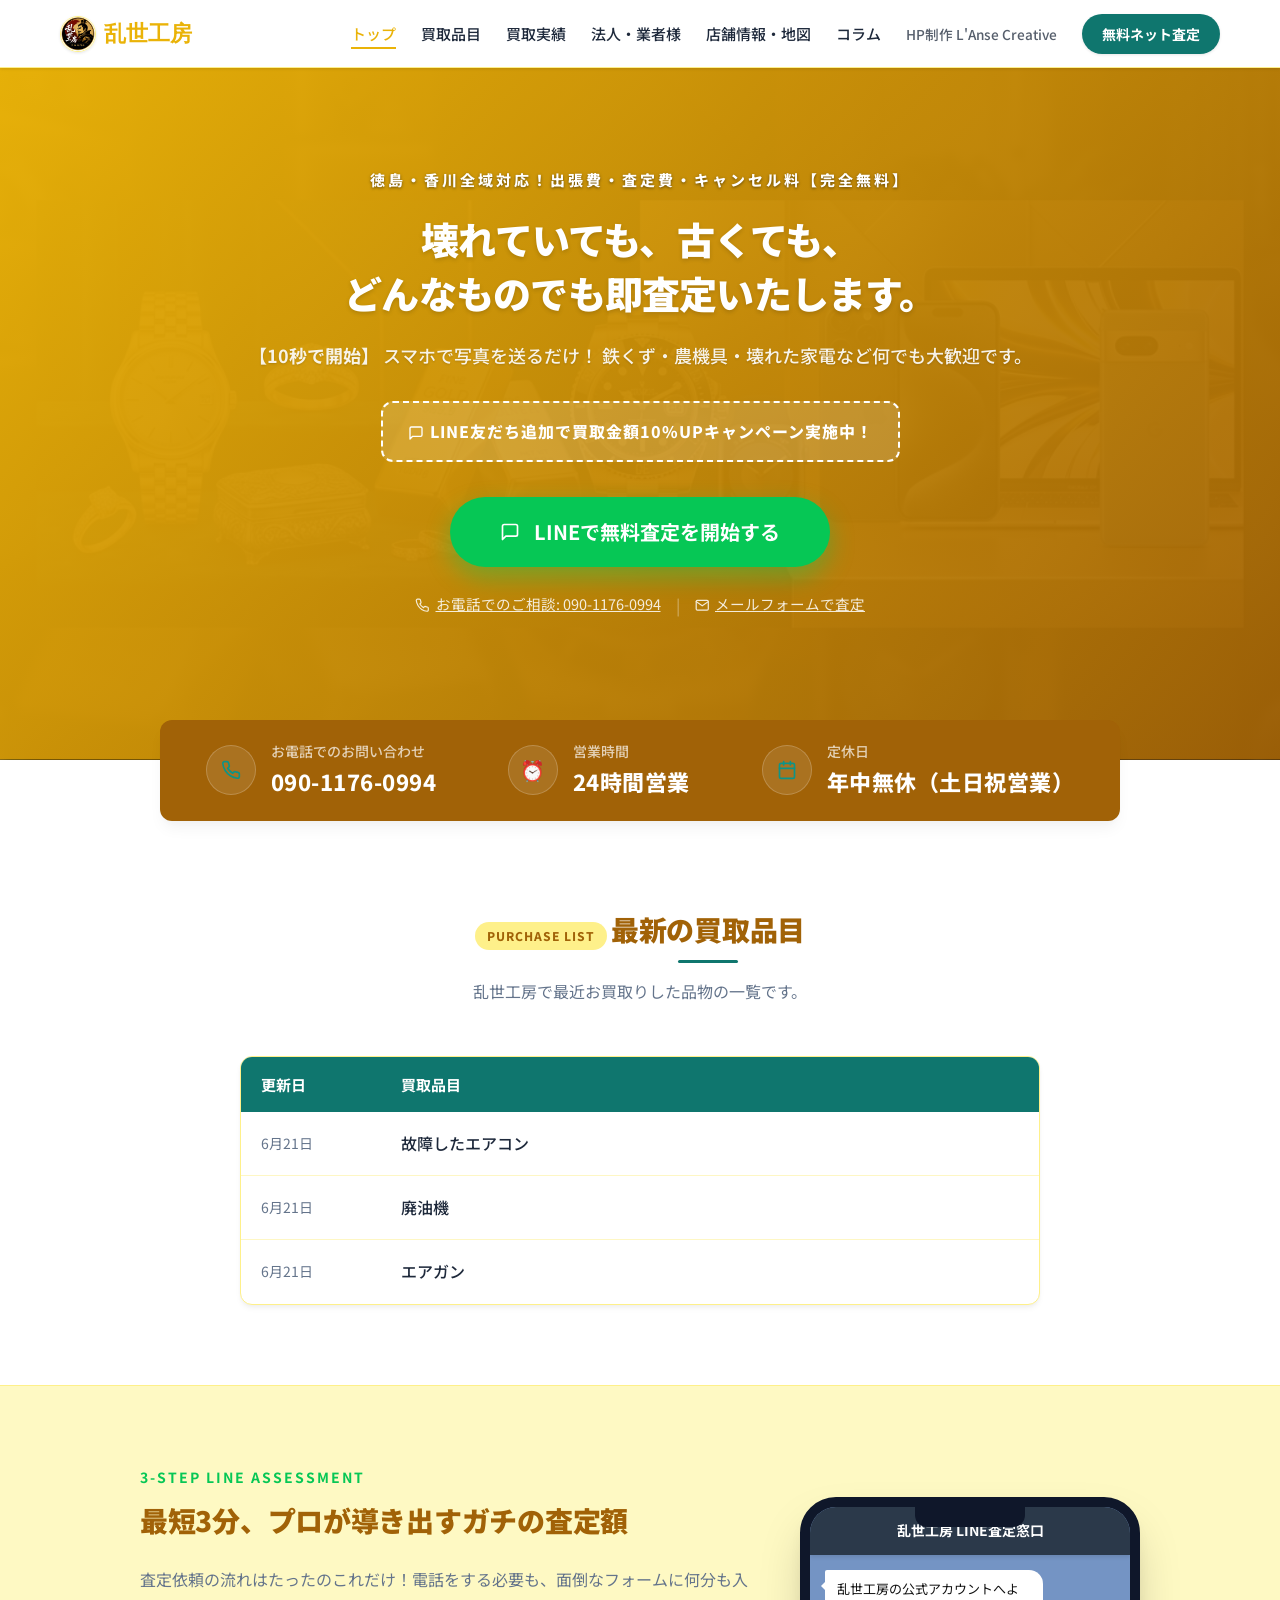
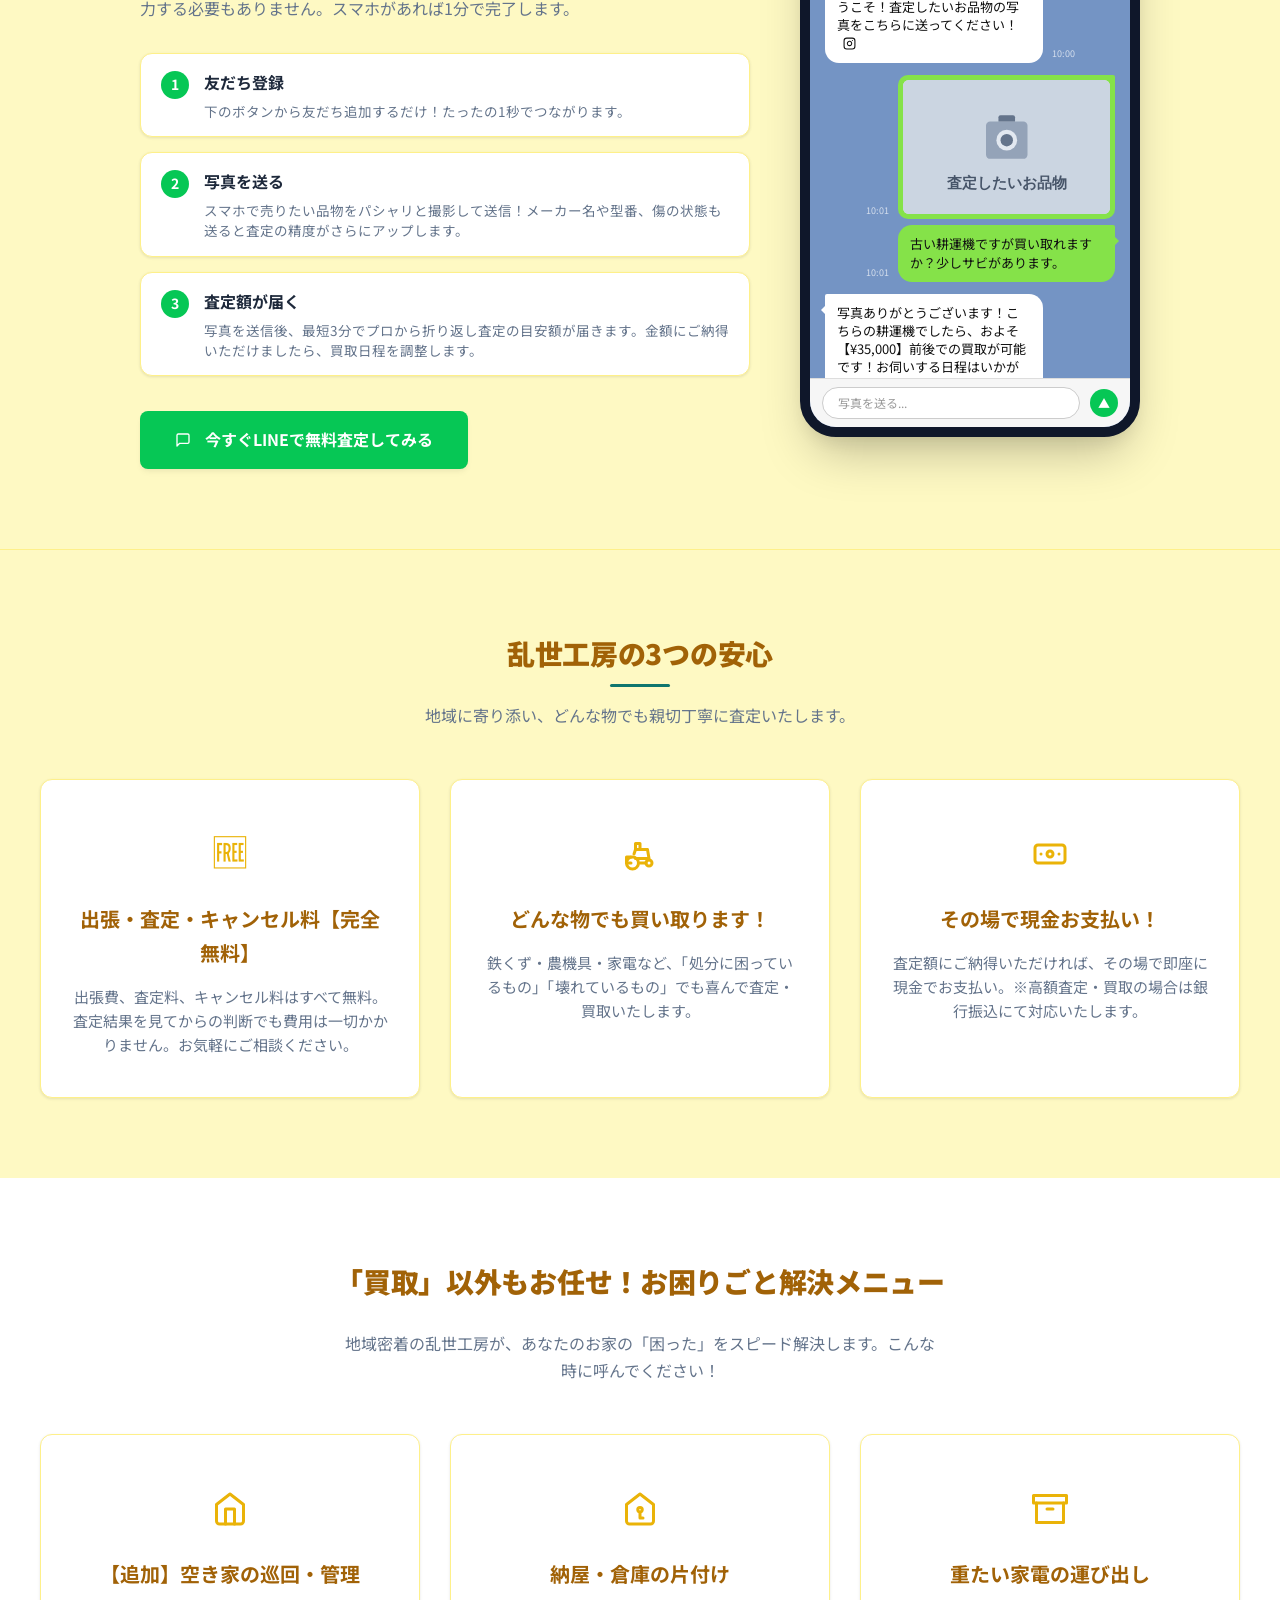
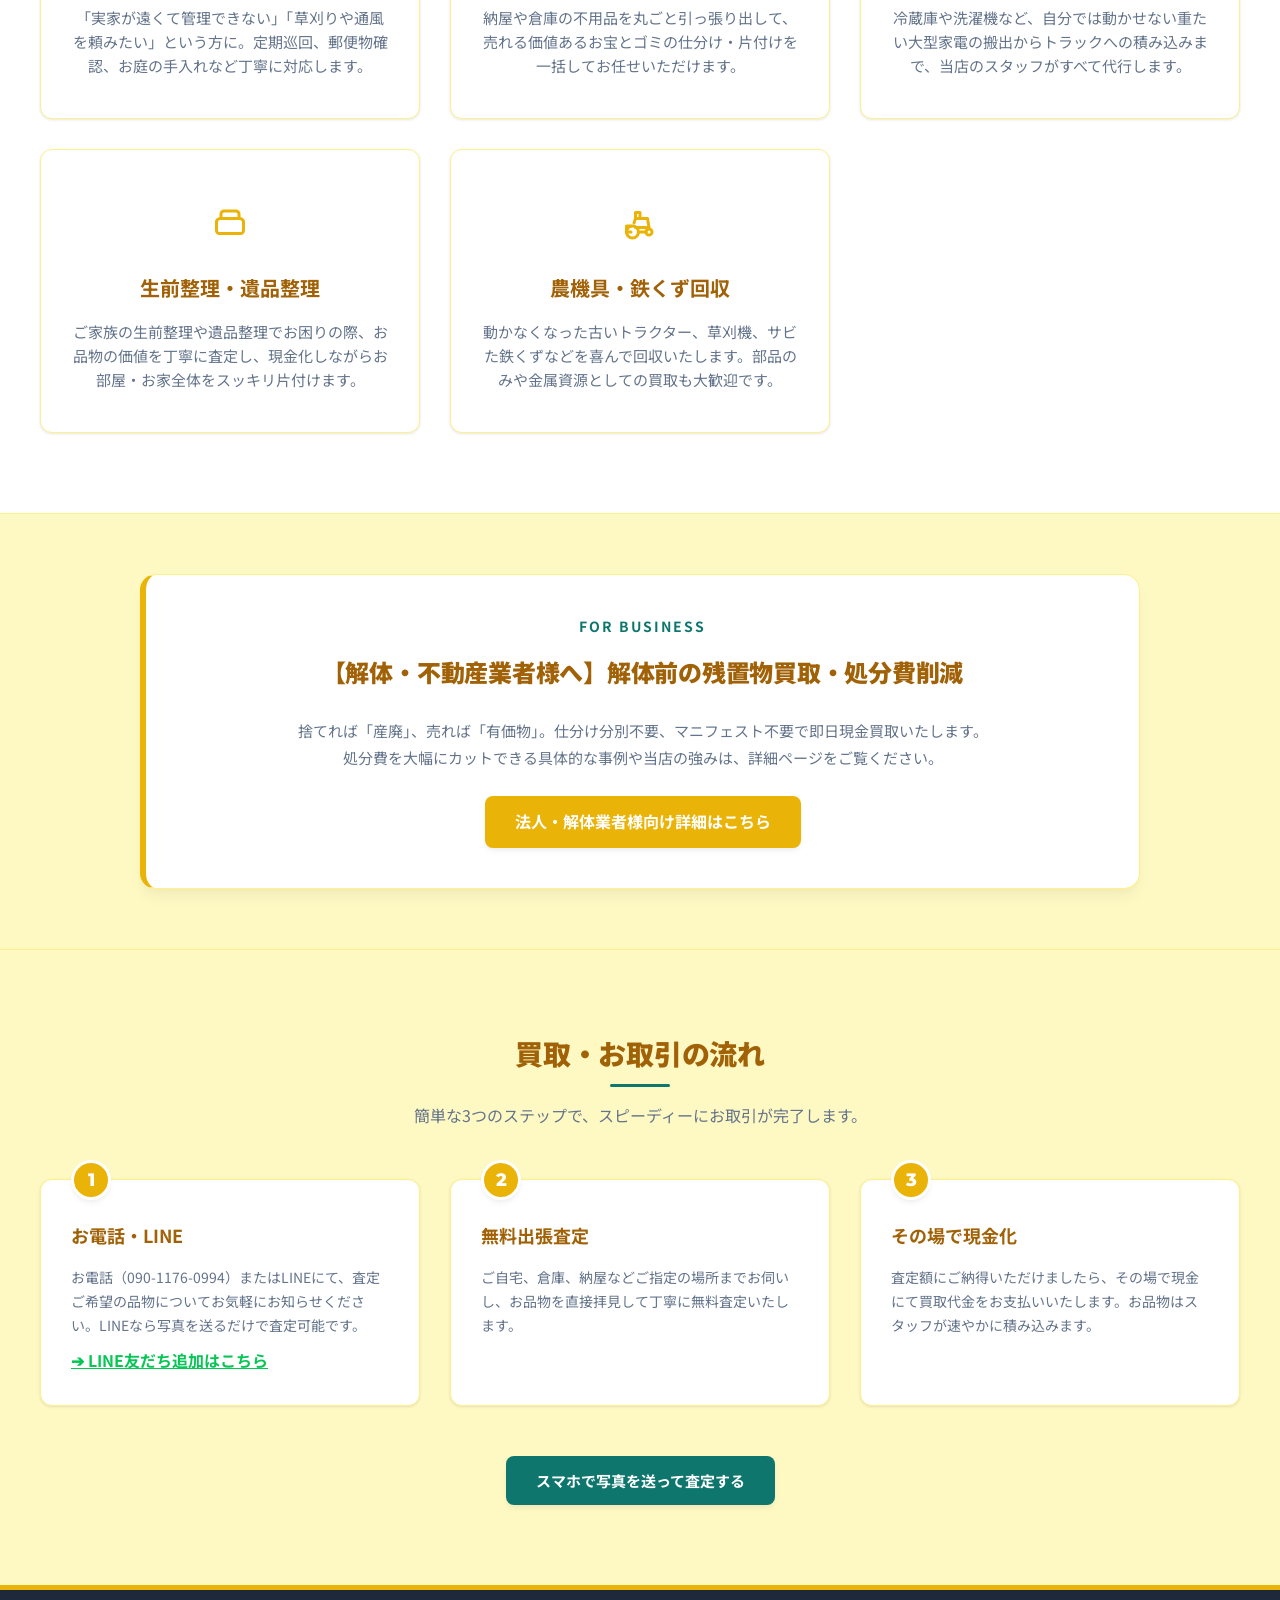
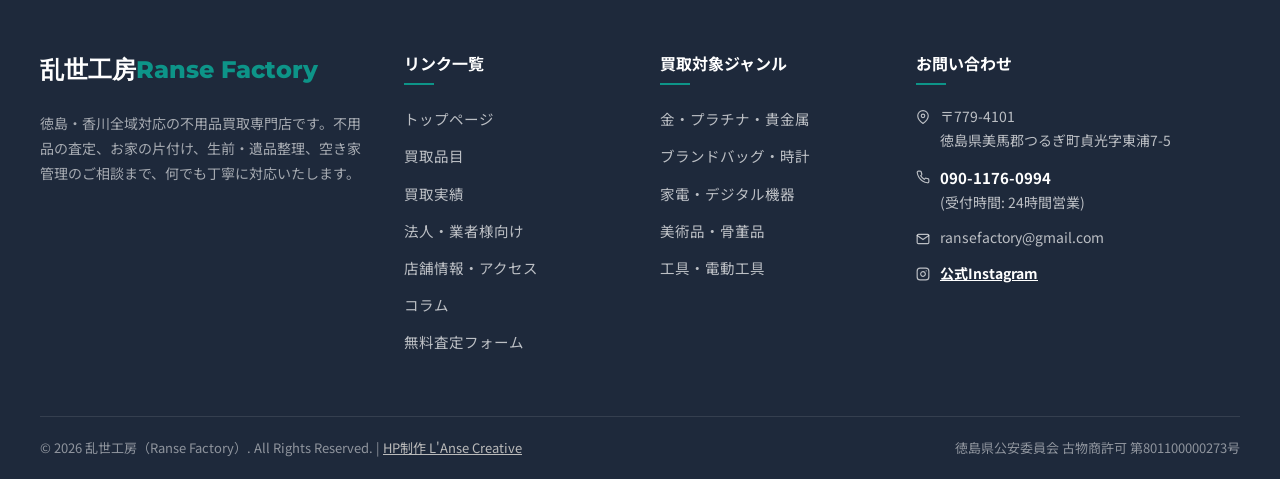
<file: index.html>
<!DOCTYPE html>
<html lang="ja">
<head>
  <meta charset="UTF-8">
  <meta name="viewport" content="width=device-width, initial-scale=1.0">
  <title>徳島・香川の出張買取・不用品査定 乱世工房（Ranse Factory）| 壊れていても・ゴミでも大歓迎！</title>
  <meta name="description" content="徳島・香川全域対応の不用品買取専門店「乱世工房（Ranse Factory）」。出張費・査定費・キャンセル料は完全無料！鉄くず、農機具、壊れた家電、パソコン、骨董品など何でも査定。その場で現金お支払い！">
  <link rel="stylesheet" href="style.css">
  <link rel="icon" type="image/png" href="favicon.png">
</head>
<body>

  <!-- NAVIGATION -->
  <header>
    <div class="nav-container">
      <a href="index.html" class="logo"><img src="assets/logo.jpg" alt="乱世工房 ロゴ" class="logo-icon">乱世工房</a>
      <button class="menu-toggle" id="menuToggle" aria-label="メニュー開閉">
        <span></span>
        <span></span>
        <span></span>
      </button>
      <ul class="nav-menu" id="navMenu">
        <li><a href="index.html" class="nav-link active">トップ</a></li>
        <li><a href="categories.html" class="nav-link">買取品目</a></li>
        <li><a href="cases.html" class="nav-link">買取実績</a></li>
        <li><a href="business.html" class="nav-link">法人・業者様</a></li>
        <li><a href="about.html" class="nav-link">店舗情報・地図</a></li>
        <li><a href="blog.html" class="nav-link">コラム</a></li>
        <li><a href="/L-Anse-Creative/" class="nav-link" style="font-size: 0.85em; opacity: 0.75;">HP制作 L'Anse Creative</a></li>
        <li><a href="contact.html" class="btn-nav-cta">無料ネット査定</a></li>
      </ul>
    </div>
  </header>

  <!-- HERO SECTION -->
  <section class="hero" style="padding: 100px 20px 140px 20px;">
    <div class="hero-content">
      <div class="hero-tagline" style="line-height: 1.6; color: #ffffff; text-shadow: 0 1px 3px rgba(0,0,0,0.5); font-weight: 800;">
        <span style="display: inline-block;">徳島・香川全域対応！</span><span style="display: inline-block;">出張費・査定費・キャンセル料</span><span style="display: inline-block;">【完全無料】</span>
      </div>
      <h1 class="hero-title" style="font-size: 38px; line-height: 1.4; margin-bottom: 20px; text-shadow: 0 2px 4px rgba(0,0,0,0.15);">
        <span style="display: inline-block;">壊れていても、古くても、</span><br class="br-mobile">
        <span style="display: inline-block;">どんなものでも即査定いたします。</span>
      </h1>
      <p class="hero-desc" style="margin-bottom: 30px; line-height: 1.8; font-weight: 500; text-shadow: 0 1px 2px rgba(0,0,0,0.15);">
        <span style="display: inline-block;"><strong>【10秒で開始】</strong> スマホで写真を送るだけ！</span><br class="br-mobile">
        <span style="display: inline-block;">鉄くず・農機具・壊れた家電など何でも大歓迎です。</span>
      </p>
      
      <!-- Special Offer Box -->
      <div style="background: rgba(255, 255, 255, 0.15); border: 2px dashed #ffffff; border-radius: 12px; padding: 15px 25px; display: inline-block; margin-bottom: 35px; animation: scaleUp 0.5s ease;">
        <span style="color: #ffffff; font-weight: 800; font-size: 16px; letter-spacing: 1px;"><svg class="icon-svg" viewBox="0 0 24 24" style="vertical-align: -0.15em; margin-right: 6px;"><path d="M21 15a2 2 0 0 1-2 2H7l-4 4V5a2 2 0 0 1 2-2h14a2 2 0 0 1 2 2z"></path></svg>LINE友だち追加で買取金額10%UPキャンペーン実施中！</span>
      </div>

      <div class="hero-ctas" style="display: flex; flex-direction: column; align-items: center; gap: 15px;">
        <a href="https://lin.ee/PN33evo" target="_blank" class="btn btn-line" style="font-size: 20px; padding: 18px 50px; border-radius: 50px; box-shadow: 0 10px 25px rgba(6, 199, 85, 0.4); width: auto; max-width: 100%;">
          <svg class="icon-svg" viewBox="0 0 24 24" style="vertical-align: -0.15em; margin-right: 6px;"><path d="M21 15a2 2 0 0 1-2 2H7l-4 4V5a2 2 0 0 1 2-2h14a2 2 0 0 1 2 2z"></path></svg>LINEで無料査定を開始する
        </a>
        <div style="display: flex; gap: 15px; flex-wrap: wrap; justify-content: center; margin-top: 10px;">
          <a href="tel:090-1176-0994" style="color: white; font-size: 14.5px; opacity: 0.85; text-decoration: underline;"><svg class="icon-svg" viewBox="0 0 24 24" style="vertical-align: -0.15em; margin-right: 6px;"><path d="M22 16.92v3a2 2 0 0 1-2.18 2 19.79 19.79 0 0 1-8.63-3.07 19.5 19.5 0 0 1-6-6 19.79 19.79 0 0 1-3.07-8.67A2 2 0 0 1 4.11 2h3a2 2 0 0 1 2 1.72 12.84 12.84 0 0 0 .7 2.81 2 2 0 0 1-.45 2.11L8.09 9.91a16 16 0 0 0 6 6l1.27-1.27a2 2 0 0 1 2.11-.45 12.84 12.84 0 0 0 2.81.7A2 2 0 0 1 22 16.92z"></path></svg>お電話でのご相談: 090-1176-0994</a>
          <span style="color: rgba(255,255,255,0.4);">|</span>
          <a href="#sub-form" style="color: white; font-size: 14.5px; opacity: 0.85; text-decoration: underline;"><svg class="icon-svg" viewBox="0 0 24 24" style="vertical-align: -0.15em; margin-right: 6px;"><path d="M4 4h16c1.1 0 2 .9 2 2v12c0 1.1-.9 2-2 2H4c-1.1 0-2-.9-2-2V6c0-1.1.9-2 2-2z"></path><polyline points="22,6 12,13 2,6"></polyline></svg>メールフォームで査定</a>
        </div>
      </div>
    </div>
  </section>

  <!-- QUICK CONTACT BAR -->
  <div class="container" style="max-width: 1000px; padding: 0 20px;">
    <div class="quick-cta-bar">
      <div class="quick-cta-item">
        <div class="quick-cta-icon"><svg class="icon-svg" viewBox="0 0 24 24"><path d="M22 16.92v3a2 2 0 0 1-2.18 2 19.79 19.79 0 0 1-8.63-3.07 19.5 19.5 0 0 1-6-6 19.79 19.79 0 0 1-3.07-8.67A2 2 0 0 1 4.11 2h3a2 2 0 0 1 2 1.72 12.84 12.84 0 0 0 .7 2.81 2 2 0 0 1-.45 2.11L8.09 9.91a16 16 0 0 0 6 6l1.27-1.27a2 2 0 0 1 2.11-.45 12.84 12.84 0 0 0 2.81.7A2 2 0 0 1 22 16.92z"></path></svg></div>
        <div class="quick-cta-text">
          <h4>お電話でのお問い合わせ</h4>
          <p><a href="tel:090-1176-0994">090-1176-0994</a></p>
        </div>
      </div>
      <div class="quick-cta-item">
        <div class="quick-cta-icon">⏰</div>
        <div class="quick-cta-text">
          <h4>営業時間</h4>
          <p>24時間営業</p>
        </div>
      </div>
      <div class="quick-cta-item">
        <div class="quick-cta-icon"><svg class="icon-svg" viewBox="0 0 24 24"><rect x="3" y="4" width="18" height="18" rx="2" ry="2"></rect><line x1="16" y1="2" x2="16" y2="6"></line><line x1="8" y1="2" x2="8" y2="6"></line><line x1="3" y1="10" x2="21" y2="10"></line></svg></div>
        <div class="quick-cta-text">
          <h4>定休日</h4>
          <p>年中無休（土日祝営業）</p>
        </div>
      </div>
    </div>
  </div>

  <!-- LATEST PURCHASE ITEMS SECTION -->
  <section class="price-section">
    <div class="container" style="max-width: 800px;">
      <div class="section-header">
        <span class="section-badge">PURCHASE LIST</span>
        <h2 class="section-title">最新の買取品目</h2>
        <p class="section-subtitle">乱世工房で最近お買取りした品物の一覧です。</p>
      </div>

      <div class="price-table-container">
        <div class="price-table-header">
          <div class="col-date">更新日</div>
          <div class="col-item">買取品目</div>
        </div>
        <div class="price-table-body" id="priceTableBody">
          <!-- PRICE_TABLE_ROWS_START -->
          <div class="price-row">
            <div class="col-date">6月21日</div>
            <div class="col-item">故障したエアコン</div>
          </div>
          <div class="price-row">
            <div class="col-date">6月21日</div>
            <div class="col-item">廃油機</div>
          </div>
          <div class="price-row">
            <div class="col-date">6月21日</div>
            <div class="col-item">エアガン</div>
          </div>
          <!-- PRICE_TABLE_ROWS_END -->
        </div>
      </div>

      <!-- Toggle button for expanding more items if there are many -->
      <div class="price-expand-container" id="priceExpandContainer" style="display: none;">
        <button id="priceExpandBtn" class="btn-expand">買取品目をもっと見る ➔</button>
      </div>
    </div>
  </section>

  <!-- LINE MOCKUP SIMULATION SECTION -->
  <section class="phone-mockup-section">
    <div class="phone-mockup-container">
      <div class="phone-mockup-text">
        <span style="font-weight: bold; color: #06c755; font-size: 14px; letter-spacing: 2px; text-transform: uppercase; display: block; margin-bottom: 8px;">3-STEP LINE ASSESSMENT</span>
        <h2>最短3分、プロが導き出すガチの査定額</h2>
        <p>
          査定依頼の流れはたったのこれだけ！電話をする必要も、面倒なフォームに何分も入力する必要もありません。スマホがあれば1分で完了します。
        </p>
        
        <ul class="mockup-step-list">
          <li class="mockup-step-item">
            <div class="mockup-step-num">1</div>
            <div class="mockup-step-content">
              <h3>友だち登録</h3>
              <p>下のボタンから友だち追加するだけ！たったの1秒でつながります。</p>
            </div>
          </li>
          <li class="mockup-step-item">
            <div class="mockup-step-num">2</div>
            <div class="mockup-step-content">
              <h3>写真を送る</h3>
              <p>スマホで売りたい品物をパシャリと撮影して送信！メーカー名や型番、傷の状態も送ると査定の精度がさらにアップします。</p>
            </div>
          </li>
          <li class="mockup-step-item">
            <div class="mockup-step-num">3</div>
            <div class="mockup-step-content">
              <h3>査定額が届く</h3>
              <p>写真を送信後、最短3分でプロから折り返し査定の目安額が届きます。金額にご納得いただけましたら、買取日程を調整します。</p>
            </div>
          </li>
        </ul>
        
        <div style="margin-top: 35px;">
          <a href="https://lin.ee/PN33evo" target="_blank" class="btn btn-line" style="padding: 15px 35px; border-radius: 8px; font-size: 16px;">
            <svg class="icon-svg" viewBox="0 0 24 24" style="vertical-align: -0.15em; margin-right: 6px;"><path d="M21 15a2 2 0 0 1-2 2H7l-4 4V5a2 2 0 0 1 2-2h14a2 2 0 0 1 2 2z"></path></svg>今すぐLINEで無料査定してみる
          </a>
        </div>
      </div>
      
      <!-- Smartphone Simulator -->
      <div class="phone-wrapper">
        <div class="phone-body">
          <div class="phone-notch"></div>
          <div class="phone-screen">
            <div class="chat-header">乱世工房 LINE査定窓口</div>
            
            <!-- Message 1 (Bot) -->
            <div class="chat-bubble bot bubble-delay-1">
              乱世工房の公式アカウントへようこそ！査定したいお品物の写真をこちらに送ってください！<svg class="icon-svg" viewBox="0 0 24 24" style="vertical-align: -0.15em; margin-left: 6px;"><svg class="icon-svg" viewBox="0 0 24 24"><rect x="2" y="2" width="20" height="20" rx="5" ry="5"></rect><path d="M16 11.37A4 4 0 1 1 12.63 8 4 4 0 0 1 16 11.37z"></path><line x1="17.5" y1="6.5" x2="17.51" y2="6.5"></line></svg></svg>
              <span class="chat-bubble-time">10:00</span>
            </div>
            
            <!-- Message 2 (User Image Upload) -->
            <div class="chat-bubble photo-box bubble-delay-2">
              <svg viewBox="0 0 100 65" style="width: 100%; height: auto; display: block; background: #e2e8f0; border-radius: 6px;">
                <rect width="100%" height="100%" fill="#cbd5e1"/>
                <g fill="#94a3b8">
                  <path d="M42,20h16a2,2,0,0,1,2,2V36a2,2,0,0,1-2,2H42a2,2,0,0,1-2-2V22a2,2,0,0,1,2-2Z" />
                  <path d="M47,17h6a1,1,0,0,1,1,1v2H46V18a1,1,0,0,1,1-1Z" fill="#64748b" />
                  <circle cx="50" cy="29" r="5" fill="#e2e8f0" />
                  <circle cx="50" cy="29" r="3" fill="#64748b" />
                </g>
                <text x="50%" y="50" dominant-baseline="middle" text-anchor="middle" font-family="sans-serif" font-size="7" fill="#475569" font-weight="bold">査定したいお品物</text>
              </svg>
              <span class="chat-bubble-time">10:01</span>
            </div>
            
            <!-- Message 2-2 (User Text) -->
            <div class="chat-bubble user bubble-delay-2" style="margin-top: -6px;">
              古い耕運機ですが買い取れますか？少しサビがあります。
              <span class="chat-bubble-time">10:01</span>
            </div>
            
            <!-- Message 3 (Bot Answer) -->
            <div class="chat-bubble bot bubble-delay-3">
              写真ありがとうございます！こちらの耕運機でしたら、およそ【¥35,000】前後での買取が可能です！お伺いする日程はいかがいたしましょうか？<svg class="icon-svg" viewBox="0 0 24 24" style="vertical-align: -0.15em; margin-left: 6px;"><svg class="icon-svg" viewBox="0 0 24 24"><circle cx="12" cy="12" r="10"></circle><path d="M8 14s1.5 2 4 2 4-2 4-2"></path><line x1="9" y1="9" x2="9.01" y2="9"></line><line x1="15" y1="9" x2="15.01" y2="9"></line></svg></svg>
              <span class="chat-bubble-time">10:03</span>
            </div>
            
            <!-- Chat Input Bottom Mock -->
            <div class="chat-input-mock">
              <div class="chat-input-mock-field">写真を送る...</div>
              <div class="chat-input-mock-btn">▲</div>
            </div>
          </div>
        </div>
      </div>
    </div>
  </section>

  <!-- WHY US SECTION -->
  <section class="section-bg-light">
    <div class="container">
      <div class="section-header">
        <h2 class="section-title">乱世工房の3つの安心</h2>
        <p class="section-subtitle">地域に寄り添い、どんな物でも親切丁寧に査定いたします。</p>
      </div>
      
      <div class="features-grid">
        <div class="feature-card">
          <div class="feature-icon">🆓</div>
          <h3>出張・査定・キャンセル料【完全無料】</h3>
          <p>
            出張費、査定料、キャンセル料はすべて無料。査定結果を見てからの判断でも費用は一切かかりません。お気軽にご相談ください。
          </p>
        </div>
        
        <div class="feature-card">
          <div class="feature-icon"><svg class="icon-svg" viewBox="0 0 24 24"><circle cx="7" cy="18" r="4"></circle><circle cx="18" cy="18" r="2"></circle><path d="M12 18h4"></path><path d="M9 15h9l-1-6H9l-1 3"></path><path d="M9 9V5h3v4"></path><path d="M6 18H3v-4h3"></path></svg></div>
          <h3>どんな物でも買い取ります！</h3>
          <p>
            鉄くず・農機具・家電など、「処分に困っているもの」「壊れているもの」でも喜んで査定・買取いたします。
          </p>
        </div>
        
        <div class="feature-card">
          <div class="feature-icon"><svg class="icon-svg" viewBox="0 0 24 24"><rect x="2" y="6" width="20" height="12" rx="2"></rect><circle cx="12" cy="12" r="2"></circle><path d="M6 12h.01M18 12h.01"></path></svg></div>
          <h3>その場で現金お支払い！</h3>
          <p>
            査定額にご納得いただければ、その場で即座に現金でお支払い。※高額査定・買取の場合は銀行振込にて対応いたします。
          </p>
        </div>
      </div>
    </div>
  </section>

  <!-- PROBLEM SOLVING MENU SECTION -->
  <section>
    <div class="container">
      <div class="section-header">
        <h2 class="section-title no-line">「買取」以外もお任せ！お困りごと解決メニュー</h2>
        <p class="section-subtitle">地域密着の乱世工房が、あなたのお家の「困った」をスピード解決します。こんな時に呼んでください！</p>
      </div>

      <div class="features-grid" style="grid-template-columns: repeat(auto-fit, minmax(280px, 1fr));">
        <!-- Item 1 -->
        <div class="feature-card">
          <div class="feature-icon"><svg class="icon-svg" viewBox="0 0 24 24"><path d="m3 9 9-7 9 7v11a2 2 0 0 1-2 2H5a2 2 0 0 1-2-2z"></path><polyline points="9 22 9 12 15 12 15 22"></polyline></svg></div>
          <h3>【追加】空き家の巡回・管理</h3>
          <p>
            「実家が遠くて管理できない」「草刈りや通風を頼みたい」という方に。定期巡回、郵便物確認、お庭の手入れなど丁寧に対応します。
          </p>
        </div>
        <!-- Item 2 -->
        <div class="feature-card">
          <div class="feature-icon"><svg class="icon-svg" viewBox="0 0 24 24"><path d="m3 9 9-7 9 7v11a2 2 0 0 1-2 2H5a2 2 0 0 1-2-2z"></path><path d="M12 11a1.5 1.5 0 1 0 0 3 1.5 1.5 0 0 0 0-3zm0 3v4h2"></path></svg></div>
          <h3>納屋・倉庫の片付け</h3>
          <p>
            納屋や倉庫の不用品を丸ごと引っ張り出して、売れる価値あるお宝とゴミの仕分け・片付けを一括してお任せいただけます。
          </p>
        </div>
        <!-- Item 3 -->
        <div class="feature-card">
          <div class="feature-icon"><svg class="icon-svg" viewBox="0 0 24 24"><polyline points="21 8 21 21 3 21 3 8"></polyline><rect x="1" y="3" width="22" height="5"></rect><line x1="10" y1="12" x2="14" y2="12"></line></svg></div>
          <h3>重たい家電の運び出し</h3>
          <p>
            冷蔵庫や洗濯機など、自分では動かせない重たい大型家電の搬出からトラックへの積み込みまで、当店のスタッフがすべて代行します。
          </p>
        </div>
        <!-- Item 4 -->
        <div class="feature-card">
          <div class="feature-icon"><svg class="icon-svg" viewBox="0 0 24 24"><path d="M3 11v6c0 1.1.9 2 2 2h14c1.1 0 2-.9 2-2v-6"></path><path d="M21 11.5A2.5 2.5 0 0 0 18.5 9h-13A2.5 2.5 0 0 0 3 11.5"></path><path d="M6 9V6a2 2 0 0 1 2-2h8a2 2 0 0 1 2 2v3"></path></svg></div>
          <h3>生前整理・遺品整理</h3>
          <p>
            ご家族の生前整理や遺品整理でお困りの際、お品物の価値を丁寧に査定し、現金化しながらお部屋・お家全体をスッキリ片付けます。
          </p>
        </div>
        <!-- Item 5 -->
        <div class="feature-card">
          <div class="feature-icon"><svg class="icon-svg" viewBox="0 0 24 24"><circle cx="7" cy="18" r="4"></circle><circle cx="18" cy="18" r="2"></circle><path d="M12 18h4"></path><path d="M9 15h9l-1-6H9l-1 3"></path><path d="M9 9V5h3v4"></path><path d="M6 18H3v-4h3"></path></svg></div>
          <h3>農機具・鉄くず回収</h3>
          <p>
            動かなくなった古いトラクター、草刈機、サビた鉄くずなどを喜んで回収いたします。部品のみや金属資源としての買取も大歓迎です。
          </p>
        </div>
      </div>
    </div>
  </section>

  <!-- B2B CTA BANNER CARD -->
  <section class="section-bg-light" style="border-top: 1px solid var(--border-color); border-bottom: 1px solid var(--border-color); padding: 60px 20px;">
    <div class="container" style="max-width: 1000px;">
      <div style="background-color: white; border: 1px solid var(--border-color); border-radius: 16px; padding: 40px; box-shadow: var(--shadow-lg); text-align: center; border-left: 6px solid var(--primary);">
        <span style="font-weight: bold; color: var(--secondary); font-size: 14px; letter-spacing: 2px; text-transform: uppercase; display: block; margin-bottom: 8px;">FOR BUSINESS</span>
        <h2 class="section-title no-line" style="margin-top: 5px; font-size: 24px; margin-bottom: 15px; font-weight: 900;">【解体・不動産業者様へ】解体前の残置物買取・処分費削減</h2>
        <p style="font-size: 15px; color: var(--text-light); line-height: 1.8; max-width: 700px; margin: 0 auto 25px auto;">
          捨てれば「産廃」、売れば「有価物」。仕分け分別不要、マニフェスト不要で即日現金買取いたします。処分費を大幅にカットできる具体的な事例や当店の強みは、詳細ページをご覧ください。
        </p>
        <a href="business.html" class="btn" style="background-color: var(--primary); color: white; padding: 12px 30px; font-weight: bold;">法人・解体業者様向け詳細はこちら</a>
      </div>
    </div>
  </section>

  <!-- FLOW SECTION -->
  <section class="section-bg-light">
    <div class="container">
      <div class="section-header">
        <h2 class="section-title">買取・お取引の流れ</h2>
        <p class="section-subtitle">簡単な3つのステップで、スピーディーにお取引が完了します。</p>
      </div>
      
      <div class="steps-container">
        <div class="step-card">
          <div class="step-number">1</div>
          <h3>お電話・LINE</h3>
          <p>
            お電話（090-1176-0994）またはLINEにて、査定ご希望の品物についてお気軽にお知らせください。LINEなら写真を送るだけで査定可能です。
          </p>
          <a href="https://lin.ee/PN33evo" target="_blank" style="color: #06c755; font-weight: bold; text-decoration: underline; margin-top: 10px; display: inline-block;">➔ LINE友だち追加はこちら</a>
        </div>
        
        <div class="step-card">
          <div class="step-number">2</div>
          <h3>無料出張査定</h3>
          <p>
            ご自宅、倉庫、納屋などご指定の場所までお伺いし、お品物を直接拝見して丁寧に無料査定いたします。
          </p>
        </div>
        
        <div class="step-card">
          <div class="step-number">3</div>
          <h3>その場で現金化</h3>
          <p>
            査定額にご納得いただけましたら、その場で現金にて買取代金をお支払いいたします。お品物はスタッフが速やかに積み込みます。
          </p>
        </div>
      </div>
      
      <div style="text-align: center; margin-top: 50px;">
        <a href="contact.html" class="btn btn-primary" style="padding: 12px 30px; font-size: 15px;">スマホで写真を送って査定する</a>
      </div>
    </div>
  </section>
  <!-- FOOTER -->
  <footer>
    <div class="footer-grid">
      <div class="footer-about">
        <div class="footer-logo">乱世工房<span>Ranse Factory</span></div>
        <p>
          徳島・香川全域対応の不用品買取専門店です。不用品の査定、お家の片付け、生前・遺品整理、空き家管理のご相談まで、何でも丁寧に対応いたします。
        </p>
      </div>
      <div class="footer-links">
        <h4>リンク一覧</h4>
        <ul>
          <li><a href="index.html">トップページ</a></li>
          <li><a href="categories.html">買取品目</a></li>
          <li><a href="cases.html">買取実績</a></li>
          <li><a href="business.html">法人・業者様向け</a></li>
          <li><a href="about.html">店舗情報・アクセス</a></li>
          <li><a href="blog.html">コラム</a></li>
          <li><a href="contact.html">無料査定フォーム</a></li>
        </ul>
      </div>
      <div class="footer-links">
        <h4>買取対象ジャンル</h4>
        <ul>
          <li><a href="categories.html">金・プラチナ・貴金属</a></li>
          <li><a href="categories.html">ブランドバッグ・時計</a></li>
          <li><a href="categories.html">家電・デジタル機器</a></li>
          <li><a href="categories.html">美術品・骨董品</a></li>
          <li><a href="categories.html">工具・電動工具</a></li>
        </ul>
      </div>
      <div class="footer-contact">
        <h4>お問い合わせ</h4>
        <ul class="footer-contact-info">
          <li>
            <span><svg class="icon-svg" viewBox="0 0 24 24"><path d="M21 10c0 7-9 13-9 13s-9-6-9-13a9 9 0 0 1 18 0z"></path><circle cx="12" cy="10" r="3"></circle></svg></span>
            <div>〒779-4101<br>徳島県美馬郡つるぎ町貞光字東浦7-5</div>
          </li>
          <li>
            <span><svg class="icon-svg" viewBox="0 0 24 24"><path d="M22 16.92v3a2 2 0 0 1-2.18 2 19.79 19.79 0 0 1-8.63-3.07 19.5 19.5 0 0 1-6-6 19.79 19.79 0 0 1-3.07-8.67A2 2 0 0 1 4.11 2h3a2 2 0 0 1 2 1.72 12.84 12.84 0 0 0 .7 2.81 2 2 0 0 1-.45 2.11L8.09 9.91a16 16 0 0 0 6 6l1.27-1.27a2 2 0 0 1 2.11-.45 12.84 12.84 0 0 0 2.81.7A2 2 0 0 1 22 16.92z"></path></svg></span>
            <div><a href="tel:090-1176-0994" style="font-weight:bold; font-size:15px; color:white;">090-1176-0994</a><br>(受付時間: 24時間営業)</div>
          </li>
          <li>
            <span><svg class="icon-svg" viewBox="0 0 24 24"><path d="M4 4h16c1.1 0 2 .9 2 2v12c0 1.1-.9 2-2 2H4c-1.1 0-2-.9-2-2V6c0-1.1.9-2 2-2z"></path><polyline points="22,6 12,13 2,6"></polyline></svg></span>
            <div>ransefactory@gmail.com</div>
          </li>
          <li>
            <span><svg class="icon-svg" viewBox="0 0 24 24"><rect x="2" y="2" width="20" height="20" rx="5" ry="5"></rect><path d="M16 11.37A4 4 0 1 1 12.63 8 4 4 0 0 1 16 11.37z"></path><line x1="17.5" y1="6.5" x2="17.51" y2="6.5"></line></svg></span>
            <div><a href="https://www.instagram.com/ransekoubou/?hl=ja" target="_blank" style="font-weight:bold; color:white; text-decoration:underline;">公式Instagram</a></div>
          </li>
        </ul>
      </div>
    </div>
    
    <div class="footer-bottom">
      <p>&copy; 2026 乱世工房（Ranse Factory）. All Rights Reserved. | <a href="/L-Anse-Creative/" style="color: #bbb; text-decoration: underline;">HP制作 L'Anse Creative</a></p>
      <p>徳島県公安委員会 古物商許可 第801100000273号</p>
    </div>
  </footer>

  <!-- MOBILE STICKY FOOTER -->
  <div class="sticky-footer-container">
    <a href="https://lin.ee/PN33evo" target="_blank" class="sticky-line-btn">
      <svg class="icon-svg" viewBox="0 0 24 24" style="vertical-align: -0.15em; margin-right: 6px;"><path d="M21 15a2 2 0 0 1-2 2H7l-4 4V5a2 2 0 0 1 2-2h14a2 2 0 0 1 2 2z"></path></svg>LINEで無料査定
    </a>
    <a href="tel:090-1176-0994" class="sticky-phone-btn">
      <svg class="icon-svg" viewBox="0 0 24 24" style="vertical-align: -0.15em; margin-right: 6px;"><path d="M22 16.92v3a2 2 0 0 1-2.18 2 19.79 19.79 0 0 1-8.63-3.07 19.5 19.5 0 0 1-6-6 19.79 19.79 0 0 1-3.07-8.67A2 2 0 0 1 4.11 2h3a2 2 0 0 1 2 1.72 12.84 12.84 0 0 0 .7 2.81 2 2 0 0 1-.45 2.11L8.09 9.91a16 16 0 0 0 6 6l1.27-1.27a2 2 0 0 1 2.11-.45 12.84 12.84 0 0 0 2.81.7A2 2 0 0 1 22 16.92z"></path></svg>電話
    </a>
  </div>

  <script src="script.js"></script>
</body>
</html>
</file>
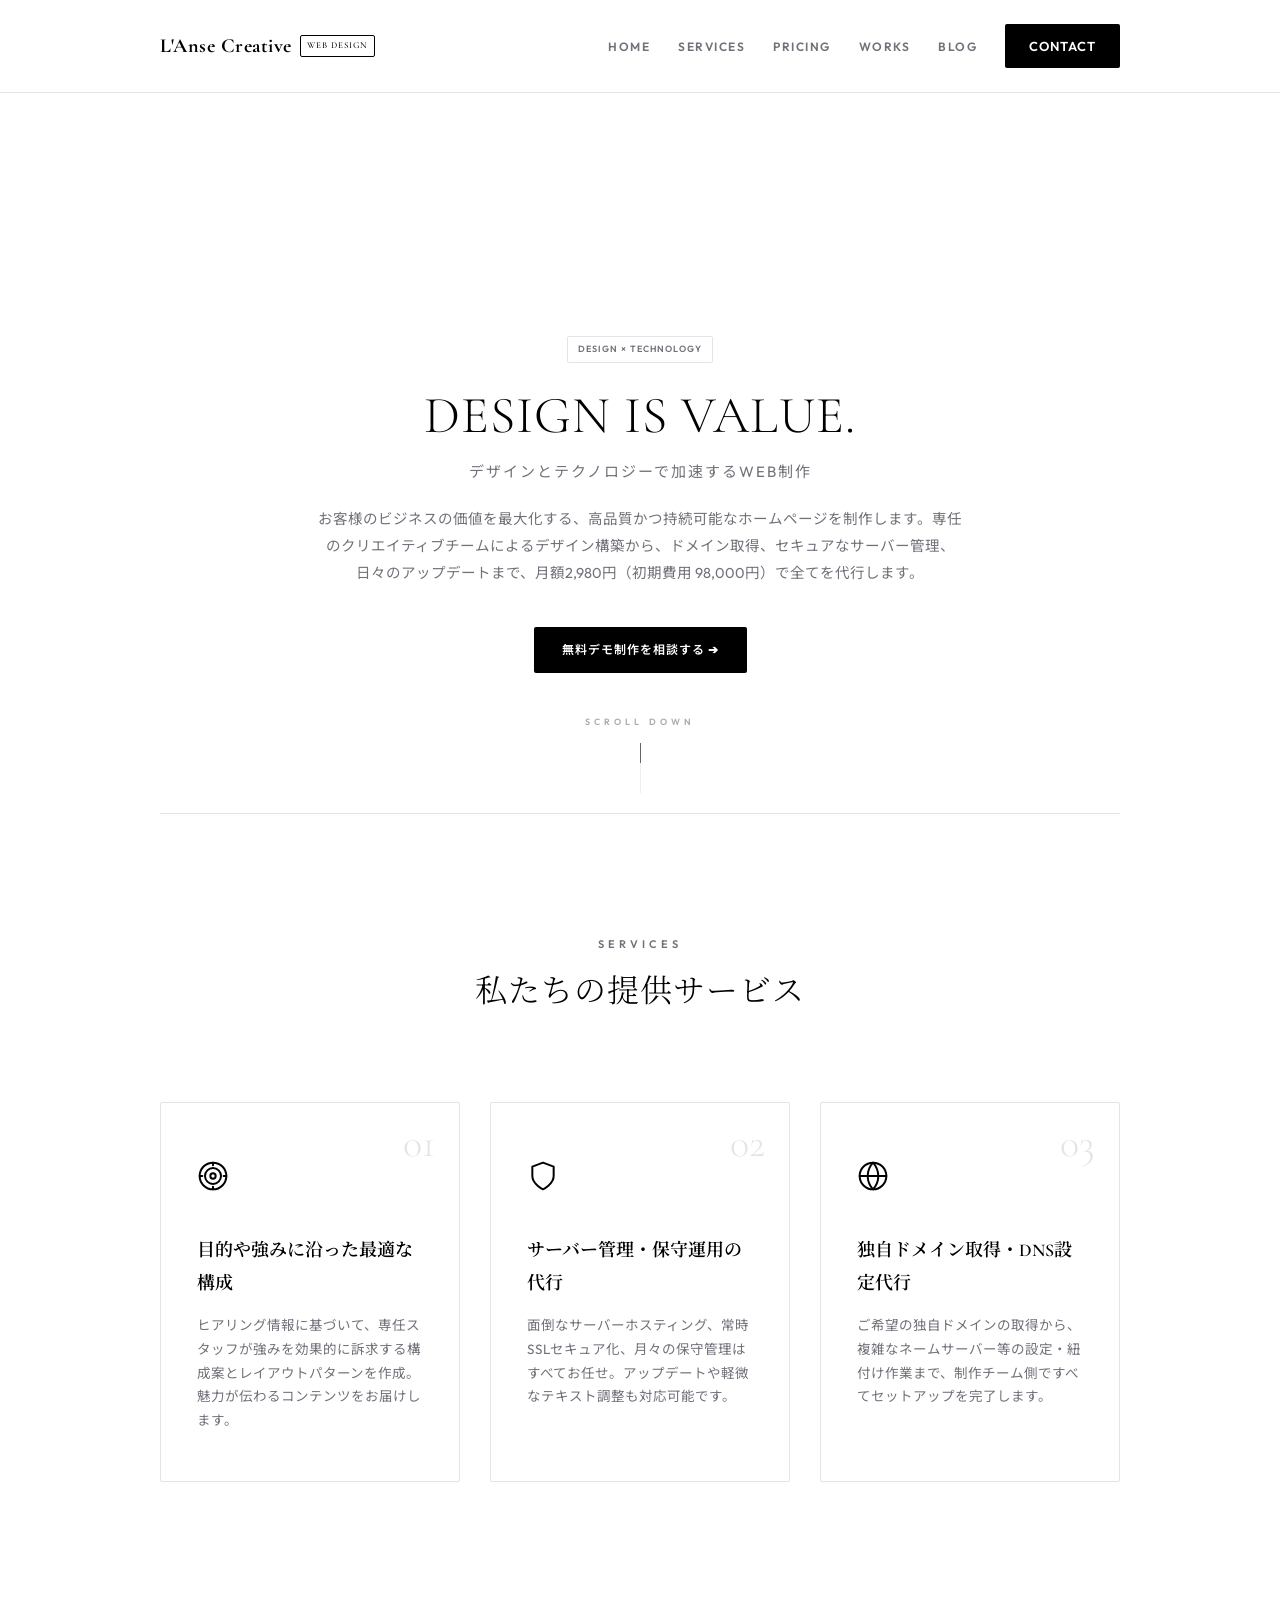
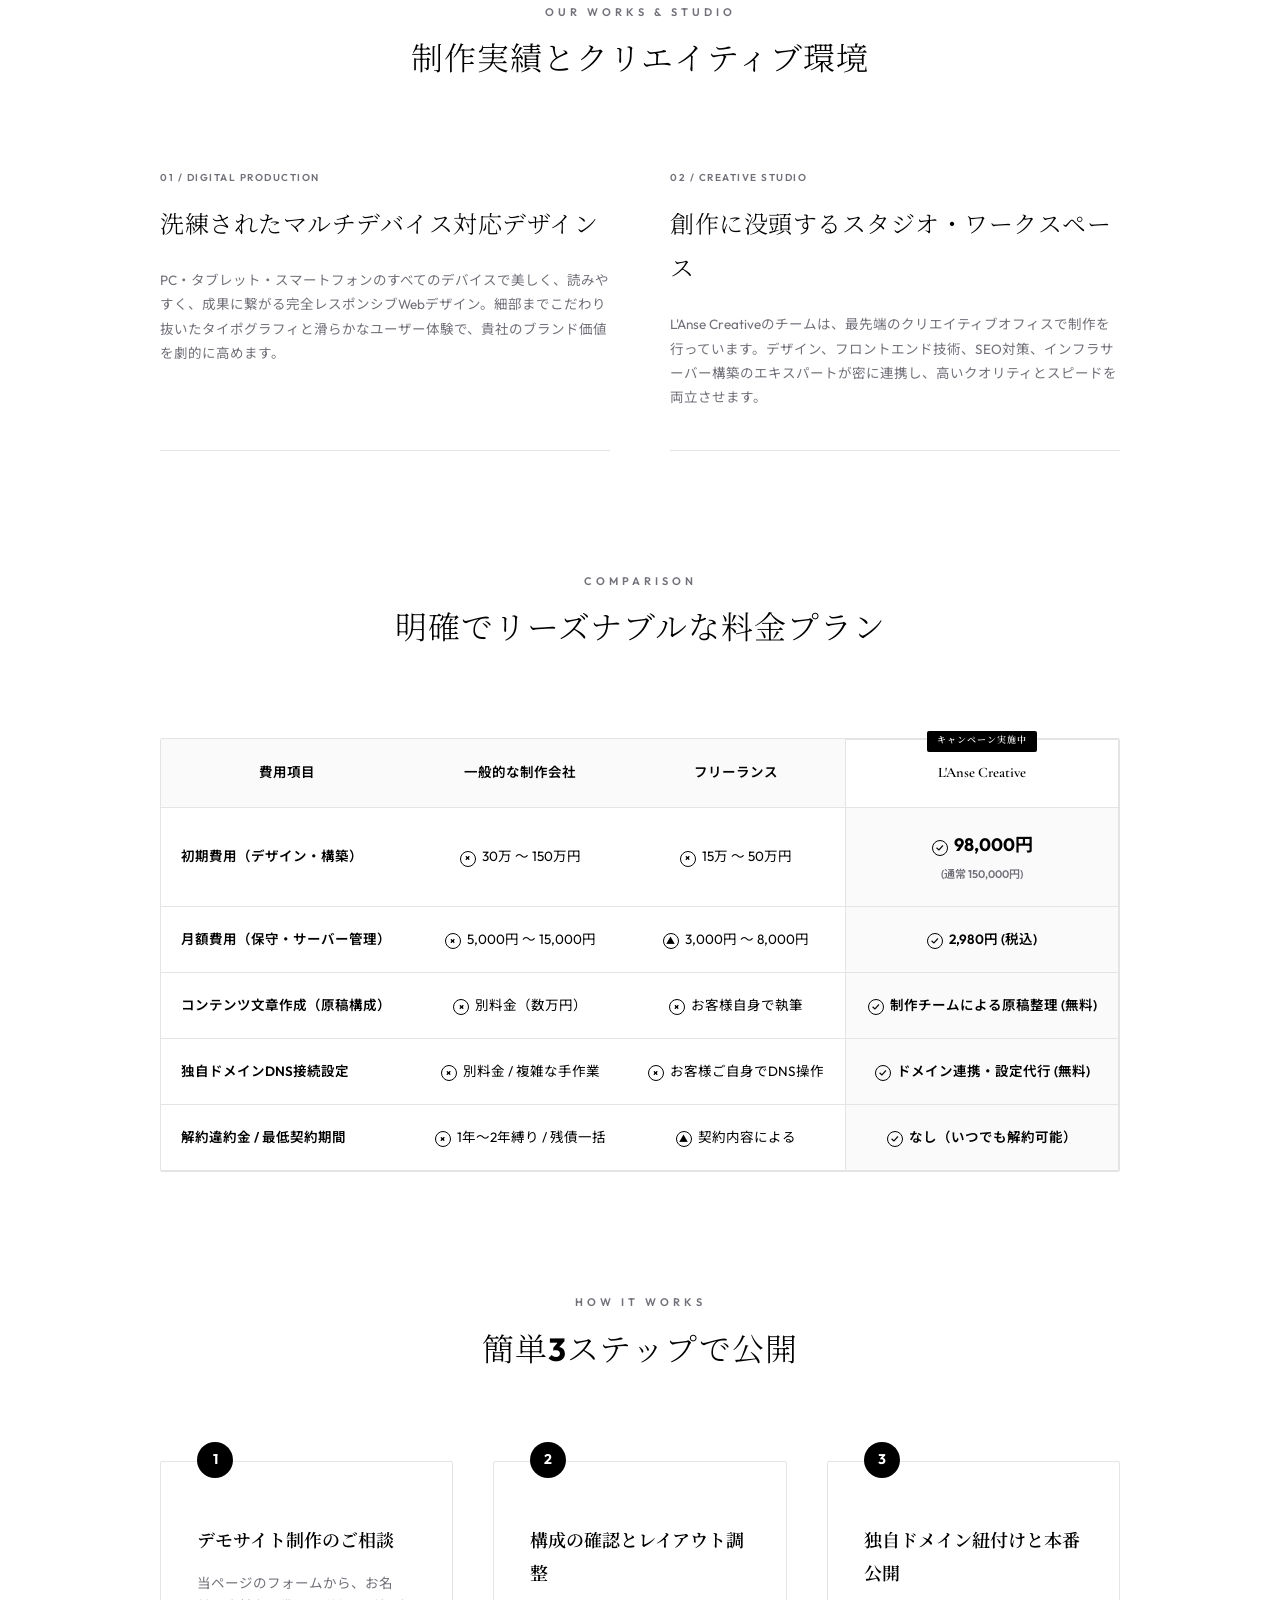
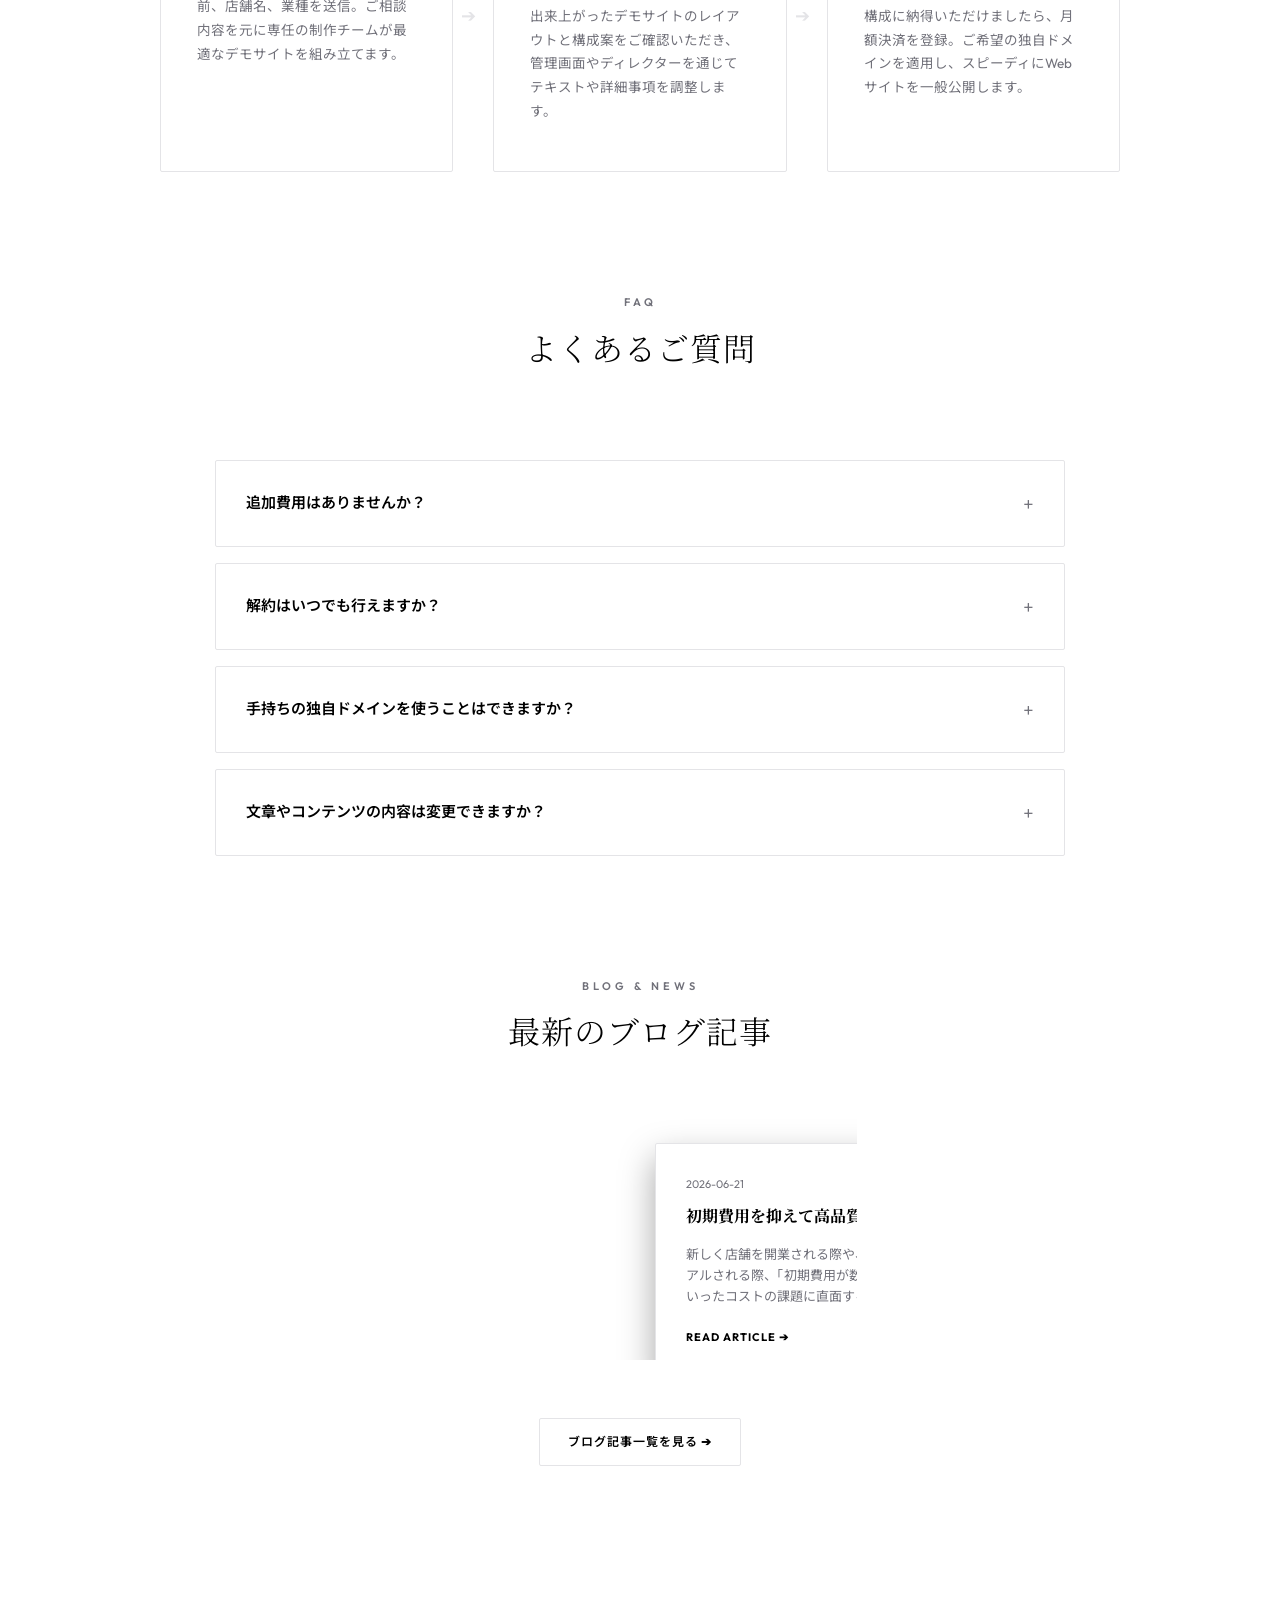
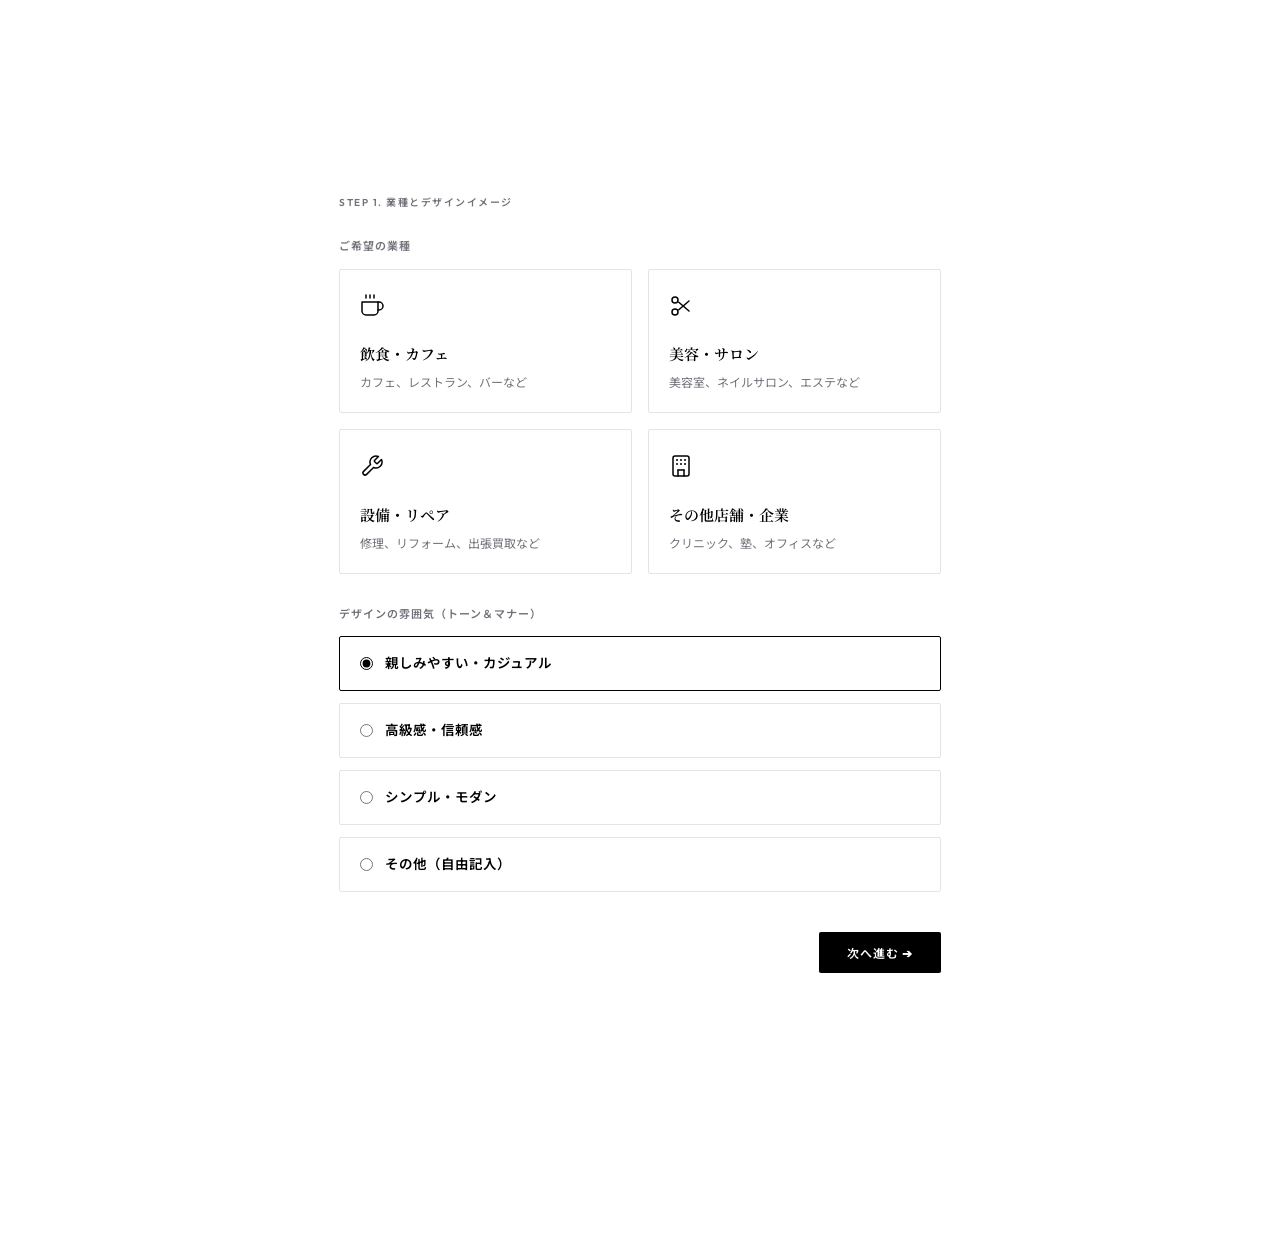
<file: L-Anse-Creative/index.html>
<!DOCTYPE html>
<html lang="ja">
<head>
  <meta charset="UTF-8">
  <meta name="viewport" content="width=device-width, initial-scale=1.0">
  <title>L'Anse Creative | 高品質ホームページ制作・運用保守パッケージ</title>
  <link rel="stylesheet" href="static/dashboard.css?v=1.0.6">
  <link rel="icon" type="image/png" href="favicon.png">
</head>
<body>

  <!-- Background Floating Shapes -->
  <div class="floating-shapes">
    <div class="shape shape-1"></div>
    <div class="shape shape-2"></div>
    <div class="shape shape-3"></div>
  </div>

  <!-- NAVBAR -->
  <header>
    <div class="nav-container">
      <a href="index.html" class="logo">L'Anse Creative<span>Web Design</span></a>
      <ul class="nav-menu">
        <li><a href="index.html" class="nav-link">HOME</a></li>
        <li><a href="#services-sec" class="nav-link">SERVICES</a></li>
        <li><a href="#pricing-sec" class="nav-link">PRICING</a></li>
        <li><a href="#works-sec" class="nav-link">WORKS</a></li>
        <li><a href="blog.html" class="nav-link">BLOG</a></li>
        <li><a href="#demoForm" class="btn btn-primary" style="padding: 10px 24px; font-size: 13px;">CONTACT</a></li>
      </ul>
    </div>
  </header>

  <div class="container">
    
    <!-- Success Alert -->
    <script>
      const urlParams = new URLSearchParams(window.location.search);
      if (urlParams.get('contact_success') === 'true') {
        document.write('<div class="alert alert-success">お問い合わせを受け付けました。ご記入いただいたメールアドレス宛てに、担当（susumu.miyashita@coedo-music.jp）よりご連絡いたします。</div>');
      }
    </script>

    <!-- HERO SECTION -->
    <div class="hero-wrapper">
      <div class="hero-container">
        <div class="hero-text">
          <div class="badge badge-warning" style="margin-bottom: 20px;">DESIGN × TECHNOLOGY</div>
          <h1>DESIGN IS VALUE.<span>デザインとテクノロジーで加速するWeb制作</span></h1>
          <p>お客様のビジネスの価値を最大化する、高品質かつ持続可能なホームページを制作します。専任のクリエイティブチームによるデザイン構築から、ドメイン取得、セキュアなサーバー管理、日々のアップデートまで、月額2,980円（初期費用 98,000円）で全てを代行します。</p>
          <a href="#demoForm" class="btn btn-primary">無料デモ制作を相談する ➔</a>
        </div>
        

      </div>
      
      <!-- Vertical Scroll Indicator -->
      <div class="scroll-indicator">
        <span>SCROLL DOWN</span>
        <div class="scroll-line"></div>
      </div>
    </div>

    <!-- SERVICES (3 FEATURES) -->
    <div class="section-title-wrap" id="services-sec">
      <span class="section-subtitle">Services</span>
      <h2 class="section-title">私たちの提供サービス</h2>
    </div>
    <div class="feature-list">
      <div class="feature-item">
        <div class="feature-number">01</div>
        <div class="feature-icon">
          <svg width="32" height="32" viewBox="0 0 24 24" fill="none" stroke="currentColor" stroke-width="1.5" stroke-linecap="round" stroke-linejoin="round">
            <circle cx="12" cy="12" r="10"></circle>
            <circle cx="12" cy="12" r="6"></circle>
            <circle cx="12" cy="12" r="2"></circle>
            <path d="M12 2v2M12 20v2M2 12h2M20 12h2"></path>
          </svg>
        </div>
        <h3>目的や強みに沿った最適な構成</h3>
        <p>ヒアリング情報に基づいて、専任スタッフが強みを効果的に訴求する構成案とレイアウトパターンを作成。魅力が伝わるコンテンツをお届けします。</p>
      </div>
      <div class="feature-item">
        <div class="feature-number">02</div>
        <div class="feature-icon">
          <svg width="32" height="32" viewBox="0 0 24 24" fill="none" stroke="currentColor" stroke-width="1.5" stroke-linecap="round" stroke-linejoin="round">
            <path d="M12 22s8-4 8-10V5l-8-3-8 3v7c0 6 8 10 8 10z"></path>
          </svg>
        </div>
        <h3>サーバー管理・保守運用の代行</h3>
        <p>面倒なサーバーホスティング、常時SSLセキュア化、月々の保守管理はすべてお任せ。アップデートや軽微なテキスト調整も対応可能です。</p>
      </div>
      <div class="feature-item">
        <div class="feature-number">03</div>
        <div class="feature-icon">
          <svg width="32" height="32" viewBox="0 0 24 24" fill="none" stroke="currentColor" stroke-width="1.5" stroke-linecap="round" stroke-linejoin="round">
            <circle cx="12" cy="12" r="10"></circle>
            <path d="M2 12h20"></path>
            <path d="M12 2a15.3 15.3 0 0 1 4 10 15.3 15.3 0 0 1-4 10 15.3 15.3 0 0 1-4-10 15.3 15.3 0 0 1 4-10z"></path>
          </svg>
        </div>
        <h3>独自ドメイン取得・DNS設定代行</h3>
        <p>ご希望の独自ドメインの取得から、複雑なネームサーバー等の設定・紐付け作業まで、制作チーム側ですべてセットアップを完了します。</p>
      </div>
    </div>

    <!-- WORKS & CREATIVE SPACE SECTION -->
    <div id="works-sec" style="margin-bottom: 120px;">
      <div class="section-title-wrap">
        <span class="section-subtitle">Our Works & Studio</span>
        <h2 class="section-title">制作実績とクリエイティブ環境</h2>
      </div>
      <div class="works-grid">
        <div class="work-item">
          <div class="work-info">
            <span class="work-category">01 / DIGITAL PRODUCTION</span>
            <h3 class="work-title">洗練されたマルチデバイス対応デザイン</h3>
            <p class="work-desc">PC・タブレット・スマートフォンのすべてのデバイスで美しく、読みやすく、成果に繋がる完全レスポンシブWebデザイン。細部までこだわり抜いたタイポグラフィと滑らかなユーザー体験で、貴社のブランド価値を劇的に高めます。</p>
          </div>
        </div>
        <div class="work-item">
          <div class="work-info">
            <span class="work-category">02 / CREATIVE STUDIO</span>
            <h3 class="work-title">創作に没頭するスタジオ・ワークスペース</h3>
            <p class="work-desc">L'Anse Creativeのチームは、最先端のクリエイティブオフィスで制作を行っています。デザイン、フロントエンド技術、SEO対策、インフラサーバー構築のエキスパートが密に連携し、高いクオリティとスピードを両立させます。</p>
          </div>
        </div>
      </div>
    </div>
    
    <!-- PRICING SECTION -->
    <div class="pricing-section" id="pricing-sec">
      <div class="section-title-wrap">
        <span class="section-subtitle">Comparison</span>
        <h2 class="section-title">明確でリーズナブルな料金プラン</h2>
      </div>
      <div class="pricing-table-wrapper">
        <table class="pricing-table">
          <thead>
            <tr>
              <th>費用項目</th>
              <th>一般的な制作会社</th>
              <th>フリーランス</th>
              <th class="highlight">
                <div class="pricing-badge-wrap">
                  <span class="pricing-badge">キャンペーン実施中</span>
                </div>
                L'Anse Creative
              </th>
            </tr>
          </thead>
          <tbody>
            <tr>
              <td class="feature-name">初期費用（デザイン・構築）</td>
              <td><span class="pricing-val"><span class="status-icon bad emphasized">×</span>30万 〜 150万円</span></td>
              <td><span class="pricing-val"><span class="status-icon bad emphasized">×</span>15万 〜 50万円</span></td>
              <td class="highlight"><span class="pricing-val"><div class="pricing-mobile-badge">キャンペーン実施中</div><span class="status-icon good">✓</span><span style="font-size:18px;font-weight:700;">98,000円</span><br><span style="font-size:11px;color:var(--text-muted);">(通常 150,000円)</span></span></td>
            </tr>
            <tr>
              <td class="feature-name">月額費用（保守・サーバー管理）</td>
              <td><span class="pricing-val"><span class="status-icon bad emphasized">×</span>5,000円 〜 15,000円</span></td>
              <td><span class="pricing-val"><span class="status-icon warning emphasized">▲</span>3,000円 〜 8,000円</span></td>
              <td class="highlight"><span class="pricing-val"><span class="status-icon good">✓</span>2,980円 (税込)</span></td>
            </tr>
            <tr>
              <td class="feature-name">コンテンツ文章作成（原稿構成）</td>
              <td><span class="pricing-val"><span class="status-icon bad emphasized">×</span>別料金（数万円）</span></td>
              <td><span class="pricing-val"><span class="status-icon bad emphasized">×</span>お客様自身で執筆</span></td>
              <td class="highlight"><span class="pricing-val"><span class="status-icon good">✓</span>制作チームによる原稿整理 (無料)</span></td>
            </tr>
            <tr>
              <td class="feature-name">独自ドメインDNS接続設定</td>
              <td><span class="pricing-val"><span class="status-icon bad emphasized">×</span>別料金 / 複雑な手作業</span></td>
              <td><span class="pricing-val"><span class="status-icon bad emphasized">×</span>お客様ご自身でDNS操作</span></td>
              <td class="highlight"><span class="pricing-val"><span class="status-icon good">✓</span>ドメイン連携・設定代行 (無料)</span></td>
            </tr>
            <tr>
              <td class="feature-name">解約違約金 / 最低契約期間</td>
              <td><span class="pricing-val"><span class="status-icon bad emphasized">×</span>1年〜2年縛り / 残債一括</span></td>
              <td><span class="pricing-val"><span class="status-icon warning emphasized">▲</span>契約内容による</span></td>
              <td class="highlight"><span class="pricing-val"><span class="status-icon good">✓</span>なし（いつでも解約可能）</span></td>
            </tr>
          </tbody>
        </table>
      </div>
    </div>

    <!-- STEPS SECTION -->
    <div class="steps-section">
      <div class="section-title-wrap">
        <span class="section-subtitle">How it works</span>
        <h2 class="section-title">簡単<span style="font-family:var(--font-family);font-weight:700;">3</span>ステップで公開</h2>
      </div>
      <div class="steps-grid">
        <div class="step-card">
          <span class="step-number">1</span>
          <h3>デモサイト制作のご相談</h3>
          <p>当ページのフォームから、お名前、店舗名、業種を送信。ご相談内容を元に専任の制作チームが最適なデモサイトを組み立てます。</p>
        </div>
        <div class="step-card">
          <span class="step-number">2</span>
          <h3>構成の確認とレイアウト調整</h3>
          <p>出来上がったデモサイトのレイアウトと構成案をご確認いただき、管理画面やディレクターを通じてテキストや詳細事項を調整します。</p>
        </div>
        <div class="step-card">
          <span class="step-number">3</span>
          <h3>独自ドメイン紐付けと本番公開</h3>
          <p>構成に納得いただけましたら、月額決済を登録。ご希望の独自ドメインを適用し、スピーディにWebサイトを一般公開します。</p>
        </div>
      </div>
    </div>

    <!-- FAQ SECTION -->
    <div class="faq-section">
      <div class="section-title-wrap">
        <span class="section-subtitle">FAQ</span>
        <h2 class="section-title">よくあるご質問</h2>
      </div>
      <div class="faq-list">
        <div class="faq-item">
          <div class="faq-question">追加費用はありませんか？</div>
          <div class="faq-answer">
            <div class="faq-answer-inner">
              はい、初期費用98,000円（通常150,000円・税込）と月額2,980円（税込）以外に追加の費用は一切発生しません。ドメインの接続設定や常時SSL対応、サーバー維持費、日々の保守管理サービスなどはすべて月額費用に含まれております。
            </div>
          </div>
        </div>
        <div class="faq-item">
          <div class="faq-question">解約はいつでも行えますか？</div>
          <div class="faq-answer">
            <div class="faq-answer-inner">
              はい、契約期間の縛りや解約違約金などは一切ございません。
            </div>
          </div>
        </div>
        <div class="faq-item">
          <div class="faq-question">手持ちの独自ドメインを使うことはできますか？</div>
          <div class="faq-answer">
            <div class="faq-answer-inner">
              はい、お客様がすでにお持ちの独自ドメイン（お名前.comやムームードメイン等の管理ドメイン）を紐付けて本番サイトとして公開できます。
            </div>
          </div>
        </div>
        <div class="faq-item">
          <div class="faq-question">文章やコンテンツの内容は変更できますか？</div>
          <div class="faq-answer">
            <div class="faq-answer-inner">
              はい、デモ作成後に提供される専用管理画面から、キャッチコピー、紹介文、各種メニューやプランのテキスト内容をいつでも自由に変更・更新していただけます。
            </div>
          </div>
        </div>
      </div>
    </div>

    <!-- RECENT BLOGS SECTION -->
    
      <div class="blog-preview-section" style="margin: 120px 0;">
        <div class="section-title-wrap">
          <span class="section-subtitle">Blog & News</span>
          <h2 class="section-title">最新のブログ記事</h2>
        </div>
        <div class="blog-preview-grid" style="display: grid; grid-template-columns: repeat(auto-fit, minmax(280px, 1fr)); gap: 30px; margin-top: 40px;">
          
            <article class="blog-preview-card card" style="padding: 30px; display: flex; flex-direction: column; justify-content: space-between; border-radius: 2px;">
              <div>
                <span style="font-size: 11px; color: var(--text-muted); display: block; margin-bottom: 8px;">2026-06-21</span>
                <h3 style="font-size: 16px; font-weight: 700; margin-bottom: 12px; font-family: var(--font-header);"><a href="blog_detail_1.html" style="color: var(--text-main);">L'Anse Creative 公式ブログを開設しました</a></h3>
                <p style="font-size: 13px; color: var(--text-muted); line-height: 1.6; margin-bottom: 20px;">平素より L'Anse Creative をご利用いただき、誠にありがとうございます。

本日より、制作事例のご紹介やWebデザイン、SEO対策、最新のWebテ...</p>
              </div>
              <a href="blog_detail_1.html" style="font-size: 11px; font-weight: 700; color: var(--text-main); text-transform: uppercase; letter-spacing: 1px;">READ ARTICLE ➔</a>
            </article>
          
            <article class="blog-preview-card card" style="padding: 30px; display: flex; flex-direction: column; justify-content: space-between; border-radius: 2px;">
              <div>
                <span style="font-size: 11px; color: var(--text-muted); display: block; margin-bottom: 8px;">2026-06-21</span>
                <h3 style="font-size: 16px; font-weight: 700; margin-bottom: 12px; font-family: var(--font-header);"><a href="blog_detail_2.html" style="color: var(--text-main);">初期費用を抑えて高品質なホームページを運用する秘訣</a></h3>
                <p style="font-size: 13px; color: var(--text-muted); line-height: 1.6; margin-bottom: 20px;">新しく店舗を開業される際や、会社のコーポレートサイトをリニューアルされる際、「初期費用が数十万〜数百万円もかかってしまう」といったコストの課題に直面することは少...</p>
              </div>
              <a href="blog_detail_2.html" style="font-size: 11px; font-weight: 700; color: var(--text-main); text-transform: uppercase; letter-spacing: 1px;">READ ARTICLE ➔</a>
            </article>
          
        </div>
        <div style="text-align: center; margin-top: 40px;">
          <a href="blog.html" class="btn btn-secondary">ブログ記事一覧を見る ➔</a>
        </div>
      </div>
    

    <!-- CONTACT FORM SECTION -->
    <div style="display:flex; justify-content:center; margin-bottom: 120px;">
      <div class="card" id="demoForm" style="max-width: 700px; width: 100%; padding: 48px;">
        <h2 class="card-title" style="text-align: center; font-size: 20px; font-weight: 600; margin-bottom: 10px; border-bottom: none; letter-spacing: 1.5px; text-transform: uppercase;">✉ ONLINE ONBOARDING WIZARD</h2>
        <p style="text-align: center; font-size: 13px; color: var(--text-muted); margin-bottom: 35px; letter-spacing: 0.5px; line-height: 1.6;">いくつかの質問に答えるだけで、あなただけのデモサイトを自動で設計・作成します。</p>
        
        <!-- Progress Bar -->
        <div class="wizard-progress-bar-wrap">
          <div class="wizard-progress-bar" id="wizardProgress"></div>
        </div>

        <form action="https://api.web3forms.com/submit" method="POST" id="wizardForm">
          <!-- Web3Forms Config -->
          <input type="hidden" name="access_key" value="af7913ef-c4b6-428c-baf5-cd7367700275">
          <input type="hidden" name="subject" value="【L'Anse Creative】新しいデモ制作・お問い合わせが届きました">
          <input type="hidden" name="from_name" value="L'Anse Creative お問い合わせ窓口">
          <input type="checkbox" name="botcheck" class="hidden" style="display: none;">
          <input type="hidden" name="redirect" value="https://myst0518.github.io/L-Anse-Creative/?contact_success=true">
          <!-- Step 1: Industry & Vibe -->
          <div class="wizard-step active" id="step1">
            <span class="wizard-subtitle">STEP 1. 業種とデザインイメージ</span>
            
            <div class="form-group">
              <label style="margin-bottom: 12px;">ご希望の業種</label>
              <input type="hidden" name="industry" id="industryInput" value="">
              <div class="select-card-grid">
                <div class="select-card" data-val="飲食・カフェ">
                  <div class="select-card-icon">
                    <svg width="24" height="24" viewBox="0 0 24 24" fill="none" stroke="currentColor" stroke-width="1.5" stroke-linecap="round" stroke-linejoin="round">
                      <path d="M18 8h1a4 4 0 0 1 0 8h-1"></path>
                      <path d="M2 8h16v9a4 4 0 0 1-4 4H6a4 4 0 0 1-4-4V8z"></path>
                      <path d="M6 1v3M10 1v3M14 1v3"></path>
                    </svg>
                  </div>
                  <div class="select-card-title">飲食・カフェ</div>
                  <div class="select-card-desc">カフェ、レストラン、バーなど</div>
                </div>
                <div class="select-card" data-val="美容・サロン">
                  <div class="select-card-icon">
                    <svg width="24" height="24" viewBox="0 0 24 24" fill="none" stroke="currentColor" stroke-width="1.5" stroke-linecap="round" stroke-linejoin="round">
                      <circle cx="6" cy="6" r="3"></circle>
                      <circle cx="6" cy="18" r="3"></circle>
                      <line x1="9.8" y1="8.2" x2="20" y2="17"></line>
                      <line x1="9.8" y1="15.8" x2="20" y2="7"></line>
                    </svg>
                  </div>
                  <div class="select-card-title">美容・サロン</div>
                  <div class="select-card-desc">美容室、ネイルサロン、エステなど</div>
                </div>
                <div class="select-card" data-val="設備・リペア">
                  <div class="select-card-icon">
                    <svg width="24" height="24" viewBox="0 0 24 24" fill="none" stroke="currentColor" stroke-width="1.5" stroke-linecap="round" stroke-linejoin="round">
                      <path d="M14.7 6.3a1 1 0 0 0 0 1.4l1.6 1.6a1 1 0 0 0 1.4 0l3.77-3.77a6 6 0 0 1-7.94 7.94l-6.91 6.91a2.12 2.12 0 0 1-3-3l6.91-6.91a6 6 0 0 1 7.94-7.94l-3.76 3.76z"></path>
                    </svg>
                  </div>
                  <div class="select-card-title">設備・リペア</div>
                  <div class="select-card-desc">修理、リフォーム、出張買取など</div>
                </div>
                <div class="select-card" data-val="その他店舗・企業">
                  <div class="select-card-icon">
                    <svg width="24" height="24" viewBox="0 0 24 24" fill="none" stroke="currentColor" stroke-width="1.5" stroke-linecap="round" stroke-linejoin="round">
                      <rect x="4" y="2" width="16" height="20" rx="2" ry="2"></rect>
                      <line x1="9" y1="22" x2="9" y2="16"></line>
                      <line x1="15" y1="22" x2="15" y2="16"></line>
                      <line x1="9" y1="16" x2="15" y2="16"></line>
                      <path d="M8 6h.01M16 6h.01M8 10h.01M16 10h.01M12 6h.01M12 10h.01" stroke-width="2"></path>
                    </svg>
                  </div>
                  <div class="select-card-title">その他店舗・企業</div>
                  <div class="select-card-desc">クリニック、塾、オフィスなど</div>
                </div>
              </div>
            </div>

            <div class="form-group" style="margin-top: 30px;">
              <label style="margin-bottom: 12px;">デザインの雰囲気（トーン＆マナー）</label>
              <input type="hidden" name="tone" id="toneInput" value="親しみやすい">
              <div class="vibe-option-grid">
                <div class="vibe-option active" data-val="親しみやすい">
                  <input type="radio" name="tone_radio" checked>
                  <span class="vibe-option-text">親しみやすい・カジュアル</span>
                </div>
                <div class="vibe-option" data-val="高級感がある">
                  <input type="radio" name="tone_radio">
                  <span class="vibe-option-text">高級感・信頼感</span>
                </div>
                <div class="vibe-option" data-val="シンプル・モダン">
                  <input type="radio" name="tone_radio">
                  <span class="vibe-option-text">シンプル・モダン</span>
                </div>
                <div class="vibe-option" data-val="その他">
                  <input type="radio" name="tone_radio">
                  <span class="vibe-option-text">その他（自由記入）</span>
                </div>
              </div>
              <!-- その他を選んだ場合のテキスト入力欄 -->
              <div id="toneOtherWrap" style="display:none; margin-top: 12px;">
                <input type="text" id="toneOtherInput" class="form-control" placeholder="例：ポップで元気、和風・落ち着いた、アウトドア系 など" oninput="document.getElementById('toneInput').value = this.value || 'その他'">
              </div>
            </div>

            <div class="wizard-navigation">
              <div></div> <!-- empty placeholder to push right -->
              <button type="button" class="btn btn-primary" onclick="nextStep(1)">次へ進む ➔</button>
            </div>
          </div>

          <!-- Step 2: Site details -->
          <div class="wizard-step" id="step2">
            <span class="wizard-subtitle">STEP 2. 店舗情報と強み</span>
            
            <div class="form-group">
              <label for="company">店舗名・サービス名 <span style="color:var(--text-muted); font-size: 10px;">(必須)</span></label>
              <input type="text" id="company" name="company" class="form-control" placeholder="例：カフェ・ランセ、株式会社コエド">
            </div>

            <div class="form-group">
              <label for="strengths">お店の強みやアピールポイント <span style="color:var(--text-muted); font-size: 10px;">(必須)</span></label>
              <textarea id="strengths" name="strengths" class="form-control" placeholder="例：駅から徒歩3分、無添加オーガニック食材、深夜2時まで営業など、アピールしたい魅力を箇条書きでも構いません。"></textarea>
            </div>

            <div class="form-group">
              <label for="target">ターゲット層 <span style="color:var(--text-muted); font-size: 10px;">(必須)</span></label>
              <input type="text" id="target" name="target" class="form-control" placeholder="例：30代の働く女性、週末にリラックスしたいファミリー層など">
            </div>

            <div class="wizard-navigation">
              <button type="button" class="btn btn-secondary" onclick="prevStep(2)">← 戻る</button>
              <button type="button" class="btn btn-primary" onclick="nextStep(2)">次へ進む ➔</button>
            </div>
          </div>

          <!-- Step 3: Contact Info & Message -->
          <div class="wizard-step" id="step3">
            <span class="wizard-subtitle">STEP 3. お客様情報の入力</span>
            
            <div class="form-group">
              <label for="name">お名前 <span style="color:var(--text-muted); font-size: 10px;">(必須)</span></label>
              <input type="text" id="name" name="name" class="form-control" placeholder="例：山田 太郎" required>
            </div>

            <div class="form-group">
              <label for="email">メールアドレス <span style="color:var(--text-muted); font-size: 10px;">(必須)</span></label>
              <input type="email" id="email" name="email" class="form-control" placeholder="例：yamada@example.com" required>
            </div>

            <div class="form-group">
              <label for="phone">電話番号</label>
              <input type="tel" id="phone" name="phone" class="form-control" placeholder="例：090-1234-5678">
            </div>

            <div class="form-group">
              <label for="message">ご質問・追加の要望など</label>
              <textarea id="message" name="message" class="form-control" style="min-height: 80px;" placeholder="ご希望の独自ドメインの案や、その他質問事項がございましたらご自由に入力ください。"></textarea>
            </div>

            <div class="wizard-navigation">
              <button type="button" class="btn btn-secondary" onclick="prevStep(3)">← 戻る</button>
              <button type="button" class="btn btn-primary" onclick="submitWizard()">無料デモ制作を依頼する ➔</button>
            </div>
          </div>
        </form>
      </div>
    </div>
    
  </div>

  <script>


    // Smooth FAQ Accordion
    const faqItems = document.querySelectorAll('.faq-item');
    faqItems.forEach(item => {
      const question = item.querySelector('.faq-question');
      const answer = item.querySelector('.faq-answer');
      
      question.addEventListener('click', () => {
        const isActive = item.classList.contains('active');
        
        faqItems.forEach(otherItem => {
          otherItem.classList.remove('active');
          const otherAns = otherItem.querySelector('.faq-answer');
          otherAns.style.maxHeight = '0px';
        });
        
        if (!isActive) {
          item.classList.add('active');
          answer.style.maxHeight = answer.scrollHeight + 'px';
        }
      });
    });

    // Onboarding Wizard JS Logic
    let currentStepNum = 1;
    
    // Select Industry Card click handler
    const industryCards = document.querySelectorAll('.select-card');
    const industryInput = document.getElementById('industryInput');
    industryCards.forEach(card => {
      card.addEventListener('click', () => {
        industryCards.forEach(c => c.classList.remove('active'));
        card.classList.add('active');
        industryInput.value = card.getAttribute('data-val');
      });
    });

    // Select Vibe Radio Click handler
    const vibeOptions = document.querySelectorAll('.vibe-option');
    const toneInput = document.getElementById('toneInput');
    const toneOtherWrap = document.getElementById('toneOtherWrap');
    const toneOtherInput = document.getElementById('toneOtherInput');
    vibeOptions.forEach(opt => {
      opt.addEventListener('click', () => {
        vibeOptions.forEach(o => o.classList.remove('active'));
        opt.classList.add('active');
        opt.querySelector('input[type="radio"]').checked = true;
        const val = opt.getAttribute('data-val');
        if (val === 'その他') {
          toneOtherWrap.style.display = 'block';
          toneInput.value = toneOtherInput.value || 'その他';
          toneOtherInput.focus();
        } else {
          toneOtherWrap.style.display = 'none';
          toneOtherInput.value = '';
          toneInput.value = val;
        }
      });
    });

    function updateProgressBar() {
      const progressBar = document.getElementById('wizardProgress');
      const percent = (currentStepNum / 3) * 100;
      progressBar.style.width = `${percent}%`;
    }

    function nextStep(step) {
      if (step === 1) {
        if (!industryInput.value) {
          alert('ご希望の業種を選択してください。');
          return;
        }
        document.getElementById('step1').classList.remove('active');
        document.getElementById('step2').classList.add('active');
        currentStepNum = 2;
      } else if (step === 2) {
        const companyVal = document.getElementById('company').value.trim();
        const strengthsVal = document.getElementById('strengths').value.trim();
        const targetVal = document.getElementById('target').value.trim();
        if (!companyVal || !strengthsVal || !targetVal) {
          alert('店舗名、強み、ターゲット層は必須項目です。すべてご入力ください。');
          return;
        }
        document.getElementById('step2').classList.remove('active');
        document.getElementById('step3').classList.add('active');
        currentStepNum = 3;
      }
      updateProgressBar();
    }

    function prevStep(step) {
      if (step === 2) {
        document.getElementById('step2').classList.remove('active');
        document.getElementById('step1').classList.add('active');
        currentStepNum = 1;
      } else if (step === 3) {
        document.getElementById('step3').classList.remove('active');
        document.getElementById('step2').classList.add('active');
        currentStepNum = 2;
      }
      updateProgressBar();
    }

    function submitWizard() {
      const nameVal = document.getElementById('name').value.trim();
      const emailVal = document.getElementById('email').value.trim();
      if (!nameVal || !emailVal) {
        alert('お名前とメールアドレスは必須項目です。');
        return;
      }
      document.getElementById('wizardForm').submit();
    }
    
    // Set initial progress bar
    updateProgressBar();
  </script>
</body>
</html>
</file>
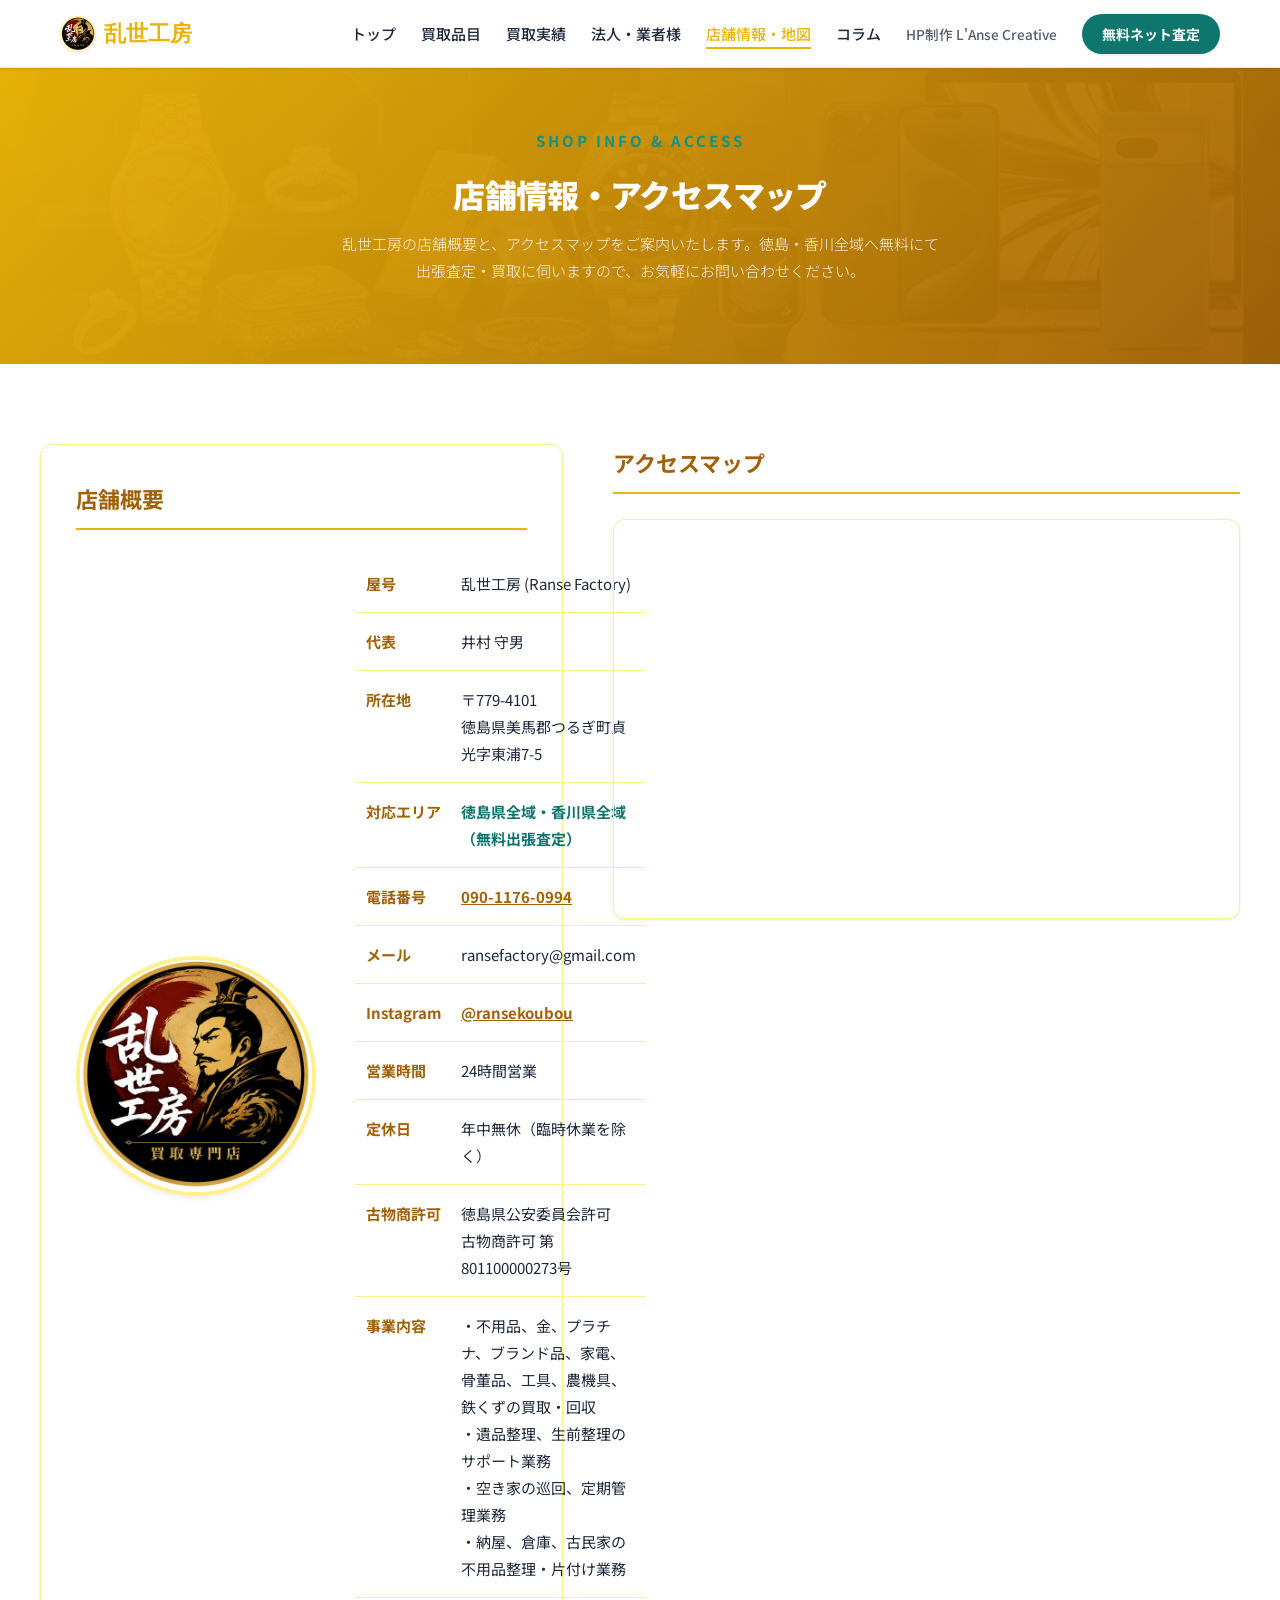
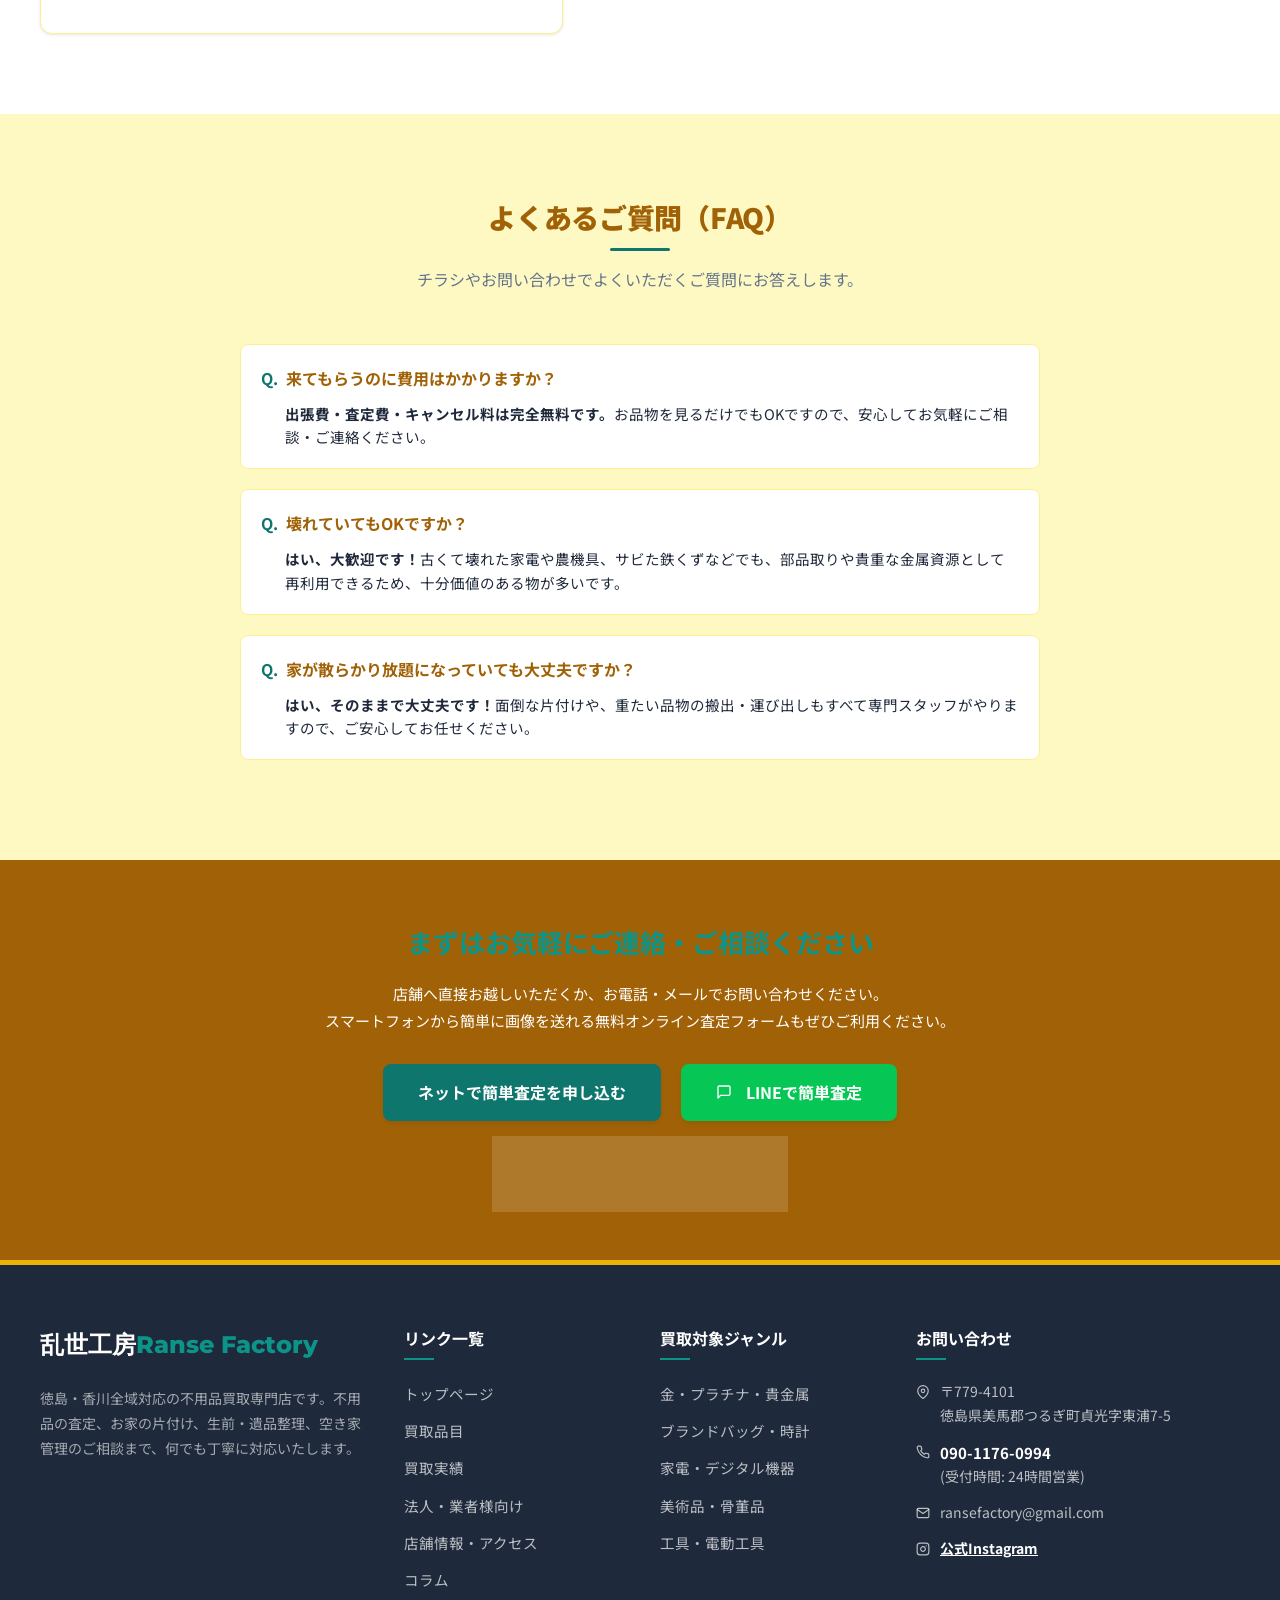
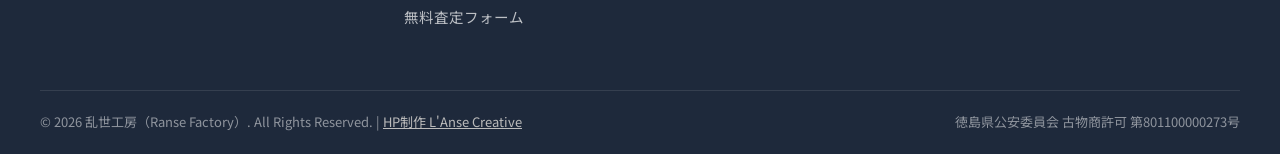
<file: about.html>
<!DOCTYPE html>
<html lang="ja">
<head>
  <meta charset="UTF-8">
  <meta name="viewport" content="width=device-width, initial-scale=1.0">
  <title>店舗情報・アクセスマップ - 乱世工房（Ranse Factory）| 徳島・香川</title>
  <meta name="description" content="徳島県美馬郡の買取専門店「乱世工房（Ranse Factory）」の店舗概要・アクセスマップ（地図）ページです。美馬郡つるぎ町貞光の店舗概要、営業時間、対応エリア（徳島・香川全域）、古物商許可番号についてご案内します。">
  <link rel="stylesheet" href="style.css">
  <link rel="icon" type="image/png" href="favicon.png">
</head>
<body>

  <!-- NAVIGATION -->
  <header>
    <div class="nav-container">
      <a href="index.html" class="logo"><img src="assets/logo.jpg" alt="乱世工房 ロゴ" class="logo-icon">乱世工房</a>
      <button class="menu-toggle" id="menuToggle" aria-label="メニュー開閉">
        <span></span>
        <span></span>
        <span></span>
      </button>
      <ul class="nav-menu" id="navMenu">
        <li><a href="index.html" class="nav-link">トップ</a></li>
        <li><a href="categories.html" class="nav-link">買取品目</a></li>
        <li><a href="cases.html" class="nav-link">買取実績</a></li>
        <li><a href="business.html" class="nav-link">法人・業者様</a></li>
        <li><a href="about.html" class="nav-link active">店舗情報・地図</a></li>
        <li><a href="blog.html" class="nav-link">コラム</a></li>
        <li><a href="/L-Anse-Creative/" class="nav-link" style="font-size: 0.85em; opacity: 0.75;">HP制作 L'Anse Creative</a></li>
        <li><a href="contact.html" class="btn-nav-cta">無料ネット査定</a></li>
      </ul>
    </div>
  </header>

  <!-- PAGE HEADER -->
  <section class="hero" style="padding: 60px 20px 80px 20px;">
    <div class="hero-content">
      <div class="hero-tagline">SHOP INFO & ACCESS</div>
      <h1 class="hero-title" style="font-size: 32px; margin-bottom: 15px;">店舗情報・アクセスマップ</h1>
      <p class="hero-desc" style="font-size: 15px; margin-bottom: 0; max-width: 600px; margin-left: auto; margin-right: auto;">
        乱世工房の店舗概要と、アクセスマップをご案内いたします。徳島・香川全域へ無料にて出張査定・買取に伺いますので、お気軽にお問い合わせください。
      </p>
    </div>
  </section>

  <!-- ABOUT & MAP SECTION -->
  <section>
    <div class="container">
      <div class="about-grid">
        <!-- Shop Info Table -->
        <div style="background-color: white; border: 1px solid var(--border-color); border-radius: 12px; padding: 35px; box-shadow: var(--shadow-sm);">
          <h2 style="font-size: 22px; font-weight: 700; color: var(--primary-dark); margin-bottom: 25px; border-bottom: 2px solid var(--primary); padding-bottom: 10px;">店舗概要</h2>
          
          <div class="about-shop-layout">
            <div class="about-shop-logo">
              <img src="assets/logo.jpg" alt="乱世工房 ロゴ">
            </div>
            <div class="about-shop-table-wrapper">
              <table class="about-table">
            <tbody>
              <tr>
                <th>屋号</th>
                <td>乱世工房 (Ranse Factory)</td>
              </tr>
              <tr>
                <th>代表</th>
                <td>井村 守男</td>
              </tr>
              <tr>
                <th>所在地</th>
                <td>
                  〒779-4101<br>
                  徳島県美馬郡つるぎ町貞光字東浦7-5
                </td>
              </tr>
              <tr>
                <th>対応エリア</th>
                <td style="font-weight: bold; color: var(--secondary);">徳島県全域・香川県全域（無料出張査定）</td>
              </tr>
              <tr>
                <th>電話番号</th>
                <td style="font-weight: bold;">
                  <a href="tel:090-1176-0994" style="color: var(--primary-dark); font-weight: bold; text-decoration: underline;">090-1176-0994</a>
                </td>
              </tr>
              <tr>
                <th>メール</th>
                <td>ransefactory@gmail.com</td>
              </tr>
              <tr>
                <th>Instagram</th>
                <td><a href="https://www.instagram.com/ransekoubou/?hl=ja" target="_blank" style="color: var(--primary-dark); font-weight: bold; text-decoration: underline;">@ransekoubou</a></td>
              </tr>
              <tr>
                <th>営業時間</th>
                 <td>24時間営業</td>
              </tr>
              <tr>
                <th>定休日</th>
                <td>年中無休（臨時休業を除く）</td>
              </tr>
              <tr>
                <th>古物商許可</th>
                <td>
                  徳島県公安委員会許可<br>
                  古物商許可 第801100000273号
                </td>
              </tr>
              <tr>
                <th>事業内容</th>
                <td>
                  ・不用品、金、プラチナ、ブランド品、家電、骨董品、工具、農機具、鉄くずの買取・回収<br>
                  ・遺品整理、生前整理のサポート業務<br>
                  ・空き家の巡回、定期管理業務<br>
                  ・納屋、倉庫、古民家の不用品整理・片付け業務
                </td>
              </tr>
            </tbody>
          </table>
            </div>
          </div>
        </div>

        <!-- Google Map iframe -->
        <div>
          <h2 style="font-size: 22px; font-weight: 700; color: var(--primary-dark); margin-bottom: 25px; border-bottom: 2px solid var(--primary); padding-bottom: 10px;">アクセスマップ</h2>
          <div class="map-wrapper">
            <iframe 
              src="https://maps.google.com/maps?q=%E4%B9%B1%E4%B8%96%E5%B7%A5%E6%88%BF@34.03705,134.06350&t=&z=18&ie=UTF8&iwloc=&output=embed" 
              allowfullscreen="" 
              loading="lazy" 
              referrerpolicy="no-referrer-when-downgrade">
            </iframe>
          </div>

        </div>
      </div>
    </div>
  </section>

  <!-- FAQ SECTION -->
  <section class="section-bg-light">
    <div class="container" style="max-width: 800px;">
      <div class="section-header">
        <h2 class="section-title">よくあるご質問（FAQ）</h2>
        <p class="section-subtitle">チラシやお問い合わせでよくいただくご質問にお答えします。</p>
      </div>

      <div style="margin-top: 30px;">
        <div style="background-color: white; border: 1px solid var(--border-color); border-radius: 8px; padding: 20px; margin-bottom: 20px;">
          <h4 style="color: var(--primary-dark); font-size: 16px; margin-bottom: 10px; font-weight: bold; display: flex; gap: 8px;">
            <span style="color: var(--secondary);">Q.</span> 来てもらうのに費用はかかりますか？
          </h4>
          <p style="color: var(--text-dark); font-size: 14.5px; padding-left: 24px; line-height: 1.6;">
            <strong>出張費・査定費・キャンセル料は完全無料です。</strong>お品物を見るだけでもOKですので、安心してお気軽にご相談・ご連絡ください。
          </p>
        </div>

        <div style="background-color: white; border: 1px solid var(--border-color); border-radius: 8px; padding: 20px; margin-bottom: 20px;">
          <h4 style="color: var(--primary-dark); font-size: 16px; margin-bottom: 10px; font-weight: bold; display: flex; gap: 8px;">
            <span style="color: var(--secondary);">Q.</span> 壊れていてもOKですか？
          </h4>
          <p style="color: var(--text-dark); font-size: 14.5px; padding-left: 24px; line-height: 1.6;">
            <strong>はい、大歓迎です！</strong>古くて壊れた家電や農機具、サビた鉄くずなどでも、部品取りや貴重な金属資源として再利用できるため、十分価値のある物が多いです。
          </p>
        </div>

        <div style="background-color: white; border: 1px solid var(--border-color); border-radius: 8px; padding: 20px; margin-bottom: 20px;">
          <h4 style="color: var(--primary-dark); font-size: 16px; margin-bottom: 10px; font-weight: bold; display: flex; gap: 8px;">
            <span style="color: var(--secondary);">Q.</span> 家が散らかり放題になっていても大丈夫ですか？
          </h4>
          <p style="color: var(--text-dark); font-size: 14.5px; padding-left: 24px; line-height: 1.6;">
            <strong>はい、そのままで大丈夫です！</strong>面倒な片付けや、重たい品物の搬出・運び出しもすべて専門スタッフがやりますので、ご安心してお任せください。
          </p>
        </div>
      </div>
    </div>
  </section>

  <!-- CTA SECTION -->
  <section style="background-color: var(--primary-dark); color: white; text-align: center; padding: 60px 20px;">
    <div class="container" style="max-width: 800px;">
      <h2 style="font-size: 26px; font-weight: 700; color: var(--secondary-light); margin-bottom: 15px;">まずはお気軽にご連絡・ご相談ください</h2>
      <p style="font-size: 15px; line-height: 1.8; margin-bottom: 30px;">
        店舗へ直接お越しいただくか、お電話・メールでお問い合わせください。<br>
        スマートフォンから簡単に画像を送れる無料オンライン査定フォームもぜひご利用ください。
      </p>
      <div style="display: flex; justify-content: center; gap: 20px; flex-wrap: wrap;">
        <a href="contact.html" class="btn" style="background-color: var(--secondary); color: white;">ネットで簡単査定を申し込む</a>
        <a href="https://lin.ee/PN33evo" target="_blank" class="btn btn-line"><svg class="icon-svg" viewBox="0 0 24 24" style="vertical-align: -0.15em; margin-right: 6px;"><path d="M21 15a2 2 0 0 1-2 2H7l-4 4V5a2 2 0 0 1 2-2h14a2 2 0 0 1 2 2z"></path></svg>LINEで簡単査定</a>
        <a href="tel:090-1176-0994" class="btn btn-secondary">電話で相談：090-1176-0994</a>
      </div>
    </div>
  </section>

  <!-- FOOTER -->
  <footer>
    <div class="footer-grid">
      <div class="footer-about">
        <div class="footer-logo">乱世工房<span>Ranse Factory</span></div>
        <p>
          徳島・香川全域対応の不用品買取専門店です。不用品の査定、お家の片付け、生前・遺品整理、空き家管理のご相談まで、何でも丁寧に対応いたします。
        </p>
      </div>
      <div class="footer-links">
        <h4>リンク一覧</h4>
        <ul>
          <li><a href="index.html">トップページ</a></li>
          <li><a href="categories.html">買取品目</a></li>
          <li><a href="cases.html">買取実績</a></li>
          <li><a href="business.html">法人・業者様向け</a></li>
          <li><a href="about.html">店舗情報・アクセス</a></li>
          <li><a href="blog.html">コラム</a></li>
          <li><a href="contact.html">無料査定フォーム</a></li>
        </ul>
      </div>
      <div class="footer-links">
        <h4>買取対象ジャンル</h4>
        <ul>
          <li><a href="categories.html">金・プラチナ・貴金属</a></li>
          <li><a href="categories.html">ブランドバッグ・時計</a></li>
          <li><a href="categories.html">家電・デジタル機器</a></li>
          <li><a href="categories.html">美術品・骨董品</a></li>
          <li><a href="categories.html">工具・電動工具</a></li>
        </ul>
      </div>
      <div class="footer-contact">
        <h4>お問い合わせ</h4>
        <ul class="footer-contact-info">
          <li>
            <span><svg class="icon-svg" viewBox="0 0 24 24"><path d="M21 10c0 7-9 13-9 13s-9-6-9-13a9 9 0 0 1 18 0z"></path><circle cx="12" cy="10" r="3"></circle></svg></span>
            <div>〒779-4101<br>徳島県美馬郡つるぎ町貞光字東浦7-5</div>
          </li>
          <li>
            <span><svg class="icon-svg" viewBox="0 0 24 24"><path d="M22 16.92v3a2 2 0 0 1-2.18 2 19.79 19.79 0 0 1-8.63-3.07 19.5 19.5 0 0 1-6-6 19.79 19.79 0 0 1-3.07-8.67A2 2 0 0 1 4.11 2h3a2 2 0 0 1 2 1.72 12.84 12.84 0 0 0 .7 2.81 2 2 0 0 1-.45 2.11L8.09 9.91a16 16 0 0 0 6 6l1.27-1.27a2 2 0 0 1 2.11-.45 12.84 12.84 0 0 0 2.81.7A2 2 0 0 1 22 16.92z"></path></svg></span>
            <div><a href="tel:090-1176-0994" style="font-weight:bold; font-size:15px; color:white;">090-1176-0994</a><br>(受付時間: 24時間営業)</div>
          </li>
          <li>
            <span><svg class="icon-svg" viewBox="0 0 24 24"><path d="M4 4h16c1.1 0 2 .9 2 2v12c0 1.1-.9 2-2 2H4c-1.1 0-2-.9-2-2V6c0-1.1.9-2 2-2z"></path><polyline points="22,6 12,13 2,6"></polyline></svg></span>
            <div>ransefactory@gmail.com</div>
          </li>
          <li>
            <span><svg class="icon-svg" viewBox="0 0 24 24"><rect x="2" y="2" width="20" height="20" rx="5" ry="5"></rect><path d="M16 11.37A4 4 0 1 1 12.63 8 4 4 0 0 1 16 11.37z"></path><line x1="17.5" y1="6.5" x2="17.51" y2="6.5"></line></svg></span>
            <div><a href="https://www.instagram.com/ransekoubou/?hl=ja" target="_blank" style="font-weight:bold; color:white; text-decoration:underline;">公式Instagram</a></div>
          </li>
        </ul>
      </div>
    </div>
    
    <div class="footer-bottom">
      <p>&copy; 2026 乱世工房（Ranse Factory）. All Rights Reserved. | <a href="/L-Anse-Creative/" style="color: #bbb; text-decoration: underline;">HP制作 L'Anse Creative</a></p>
      <p>徳島県公安委員会 古物商許可 第801100000273号</p>
    </div>
  </footer>

  <!-- MOBILE STICKY FOOTER -->
  <div class="sticky-footer-container">
    <a href="https://lin.ee/PN33evo" target="_blank" class="sticky-line-btn">
      <svg class="icon-svg" viewBox="0 0 24 24" style="vertical-align: -0.15em; margin-right: 6px;"><path d="M21 15a2 2 0 0 1-2 2H7l-4 4V5a2 2 0 0 1 2-2h14a2 2 0 0 1 2 2z"></path></svg>LINEで無料査定
    </a>
    <a href="tel:090-1176-0994" class="sticky-phone-btn">
      <svg class="icon-svg" viewBox="0 0 24 24" style="vertical-align: -0.15em; margin-right: 6px;"><path d="M22 16.92v3a2 2 0 0 1-2.18 2 19.79 19.79 0 0 1-8.63-3.07 19.5 19.5 0 0 1-6-6 19.79 19.79 0 0 1-3.07-8.67A2 2 0 0 1 4.11 2h3a2 2 0 0 1 2 1.72 12.84 12.84 0 0 0 .7 2.81 2 2 0 0 1-.45 2.11L8.09 9.91a16 16 0 0 0 6 6l1.27-1.27a2 2 0 0 1 2.11-.45 12.84 12.84 0 0 0 2.81.7A2 2 0 0 1 22 16.92z"></path></svg>電話
    </a>
  </div>

  <script src="script.js"></script>
</body>
</html>
</file>
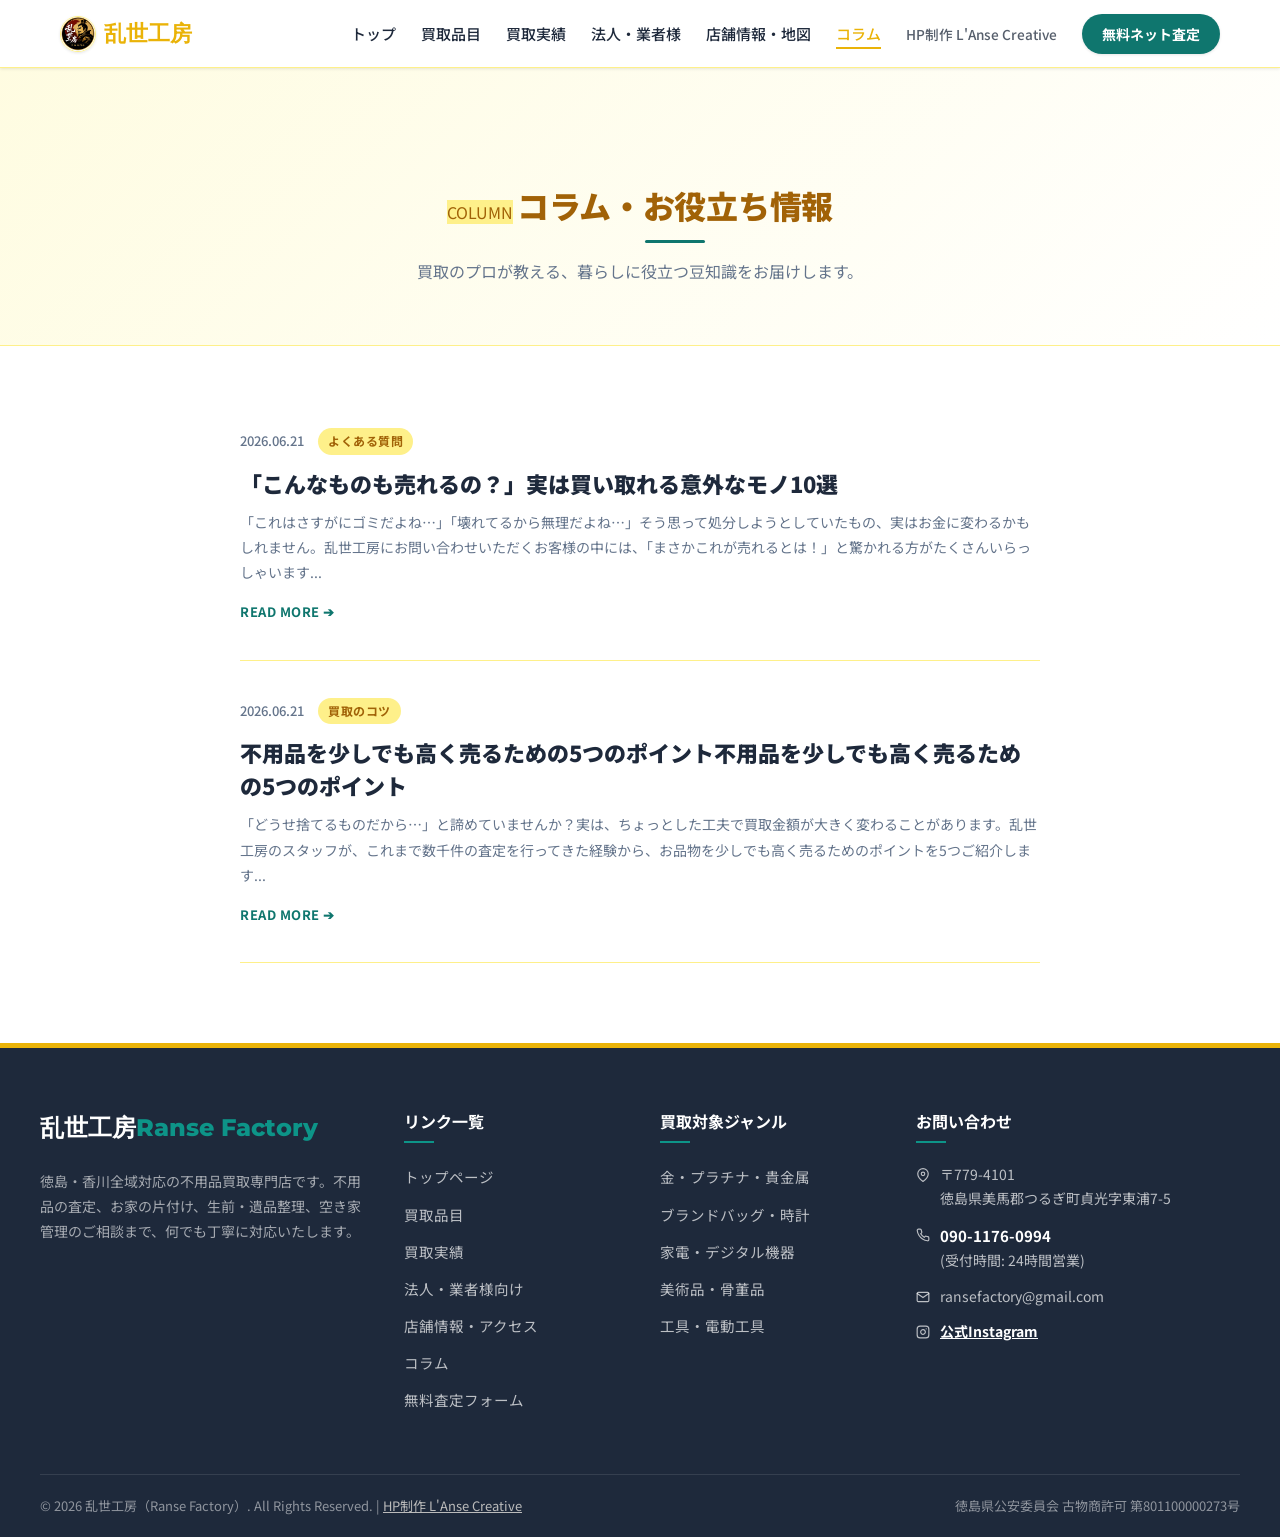
<file: blog.html>
<!DOCTYPE html>
<html lang="ja">
<head>
  <meta charset="UTF-8">
  <meta name="viewport" content="width=device-width, initial-scale=1.0">
  <title>コラム・お役立ち情報 | 乱世工房（Ranse Factory）徳島・香川の出張買取</title>
  <meta name="description" content="乱世工房のコラム・お役立ち情報ページ。不用品を高く売るコツや買取の知識、徳島・香川の暮らしに役立つ情報をお届けします。">
  <link rel="stylesheet" href="style.css">
  <link rel="icon" type="image/png" href="favicon.png">
</head>
<body>

  <!-- NAVIGATION -->
  <header>
    <div class="nav-container">
      <a href="index.html" class="logo"><img src="assets/logo.jpg" alt="乱世工房 ロゴ" class="logo-icon">乱世工房</a>
      <button class="menu-toggle" id="menuToggle" aria-label="メニュー開閉">
        <span></span>
        <span></span>
        <span></span>
      </button>
      <ul class="nav-menu" id="navMenu">
        <li><a href="index.html" class="nav-link">トップ</a></li>
        <li><a href="categories.html" class="nav-link">買取品目</a></li>
        <li><a href="cases.html" class="nav-link">買取実績</a></li>
        <li><a href="business.html" class="nav-link">法人・業者様</a></li>
        <li><a href="about.html" class="nav-link">店舗情報・地図</a></li>
        <li><a href="blog.html" class="nav-link active">コラム</a></li>
        <li><a href="/L-Anse-Creative/" class="nav-link" style="font-size: 0.85em; opacity: 0.75;">HP制作 L'Anse Creative</a></li>
        <li><a href="contact.html" class="btn-nav-cta">無料ネット査定</a></li>
      </ul>
    </div>
  </header>

  <!-- BLOG HERO -->
  <section class="blog-hero">
    <div class="container">
      <span class="section-badge" style="background-color: var(--primary-light); color: var(--primary-dark);">COLUMN</span>
      <h1 class="section-title" style="margin-top: 10px;">コラム・お役立ち情報</h1>
      <p class="section-subtitle">買取のプロが教える、暮らしに役立つ豆知識をお届けします。</p>
    </div>
  </section>

  <!-- BLOG LIST -->
  <section>
    <div class="container" style="max-width: 800px;">
      <div class="blog-list">
        <!-- BLOG_LIST_START -->

        <article class="blog-item">
          <span class="blog-date">2026.06.21</span>
          <span class="blog-tag">よくある質問</span>
          <h3 class="blog-item-title"><a href="blog_detail_2.html">「こんなものも売れるの？」実は買い取れる意外なモノ10選</a></h3>
          <p class="blog-excerpt">「これはさすがにゴミだよね…」「壊れてるから無理だよね…」そう思って処分しようとしていたもの、実はお金に変わるかもしれません。乱世工房にお問い合わせいただくお客様の中には、「まさかこれが売れるとは！」と驚かれる方がたくさんいらっしゃいます...</p>
          <a href="blog_detail_2.html" class="blog-more-link">READ MORE ➔</a>
        </article>

        <article class="blog-item">
          <span class="blog-date">2026.06.21</span>
          <span class="blog-tag">買取のコツ</span>
          <h3 class="blog-item-title"><a href="blog_detail_1.html">不用品を少しでも高く売るための5つのポイント不用品を少しでも高く売るための5つのポイント</a></h3>
          <p class="blog-excerpt">「どうせ捨てるものだから…」と諦めていませんか？実は、ちょっとした工夫で買取金額が大きく変わることがあります。乱世工房のスタッフが、これまで数千件の査定を行ってきた経験から、お品物を少しでも高く売るためのポイントを5つご紹介します...</p>
          <a href="blog_detail_1.html" class="blog-more-link">READ MORE ➔</a>
        </article>

        <!-- BLOG_LIST_END -->
      </div>
    </div>
  </section>

  <!-- FOOTER -->
  <footer>
    <div class="footer-grid">
      <div class="footer-about">
        <div class="footer-logo">乱世工房<span>Ranse Factory</span></div>
        <p>徳島・香川全域対応の不用品買取専門店です。不用品の査定、お家の片付け、生前・遺品整理、空き家管理のご相談まで、何でも丁寧に対応いたします。</p>
      </div>
      <div class="footer-links">
        <h4>リンク一覧</h4>
        <ul>
          <li><a href="index.html">トップページ</a></li>
          <li><a href="categories.html">買取品目</a></li>
          <li><a href="cases.html">買取実績</a></li>
          <li><a href="business.html">法人・業者様向け</a></li>
          <li><a href="about.html">店舗情報・アクセス</a></li>
          <li><a href="blog.html">コラム</a></li>
          <li><a href="contact.html">無料査定フォーム</a></li>
        </ul>
      </div>
      <div class="footer-links">
        <h4>買取対象ジャンル</h4>
        <ul>
          <li><a href="categories.html">金・プラチナ・貴金属</a></li>
          <li><a href="categories.html">ブランドバッグ・時計</a></li>
          <li><a href="categories.html">家電・デジタル機器</a></li>
          <li><a href="categories.html">美術品・骨董品</a></li>
          <li><a href="categories.html">工具・電動工具</a></li>
        </ul>
      </div>
      <div class="footer-contact">
        <h4>お問い合わせ</h4>
        <ul class="footer-contact-info">
          <li><span><svg class="icon-svg" viewBox="0 0 24 24"><path d="M21 10c0 7-9 13-9 13s-9-6-9-13a9 9 0 0 1 18 0z"></path><circle cx="12" cy="10" r="3"></circle></svg></span><div>〒779-4101<br>徳島県美馬郡つるぎ町貞光字東浦7-5</div></li>
          <li><span><svg class="icon-svg" viewBox="0 0 24 24"><path d="M22 16.92v3a2 2 0 0 1-2.18 2 19.79 19.79 0 0 1-8.63-3.07 19.5 19.5 0 0 1-6-6 19.79 19.79 0 0 1-3.07-8.67A2 2 0 0 1 4.11 2h3a2 2 0 0 1 2 1.72 12.84 12.84 0 0 0 .7 2.81 2 2 0 0 1-.45 2.11L8.09 9.91a16 16 0 0 0 6 6l1.27-1.27a2 2 0 0 1 2.11-.45 12.84 12.84 0 0 0 2.81.7A2 2 0 0 1 22 16.92z"></path></svg></span><div><a href="tel:090-1176-0994" style="font-weight:bold; font-size:15px; color:white;">090-1176-0994</a><br>(受付時間: 24時間営業)</div></li>
          <li><span><svg class="icon-svg" viewBox="0 0 24 24"><path d="M4 4h16c1.1 0 2 .9 2 2v12c0 1.1-.9 2-2 2H4c-1.1 0-2-.9-2-2V6c0-1.1.9-2 2-2z"></path><polyline points="22,6 12,13 2,6"></polyline></svg></span><div>ransefactory@gmail.com</div></li>
          <li><span><svg class="icon-svg" viewBox="0 0 24 24"><rect x="2" y="2" width="20" height="20" rx="5" ry="5"></rect><path d="M16 11.37A4 4 0 1 1 12.63 8 4 4 0 0 1 16 11.37z"></path><line x1="17.5" y1="6.5" x2="17.51" y2="6.5"></line></svg></span><div><a href="https://www.instagram.com/ransekoubou/?hl=ja" target="_blank" style="font-weight:bold; color:white; text-decoration:underline;">公式Instagram</a></div></li>
        </ul>
      </div>
    </div>
    <div class="footer-bottom">
      <p>&copy; 2026 乱世工房（Ranse Factory）. All Rights Reserved. | <a href="/L-Anse-Creative/" style="color: #bbb; text-decoration: underline;">HP制作 L'Anse Creative</a></p>
      <p>徳島県公安委員会 古物商許可 第801100000273号</p>
    </div>
  </footer>

  <!-- MOBILE STICKY FOOTER -->
  <div class="sticky-footer-container">
    <a href="https://lin.ee/PN33evo" target="_blank" class="sticky-line-btn"><svg class="icon-svg" viewBox="0 0 24 24" style="vertical-align: -0.15em; margin-right: 6px;"><path d="M21 15a2 2 0 0 1-2 2H7l-4 4V5a2 2 0 0 1 2-2h14a2 2 0 0 1 2 2z"></path></svg>LINEで無料査定</a>
    <a href="tel:090-1176-0994" class="sticky-phone-btn"><svg class="icon-svg" viewBox="0 0 24 24" style="vertical-align: -0.15em; margin-right: 6px;"><path d="M22 16.92v3a2 2 0 0 1-2.18 2 19.79 19.79 0 0 1-8.63-3.07 19.5 19.5 0 0 1-6-6 19.79 19.79 0 0 1-3.07-8.67A2 2 0 0 1 4.11 2h3a2 2 0 0 1 2 1.72 12.84 12.84 0 0 0 .7 2.81 2 2 0 0 1-.45 2.11L8.09 9.91a16 16 0 0 0 6 6l1.27-1.27a2 2 0 0 1 2.11-.45 12.84 12.84 0 0 0 2.81.7A2 2 0 0 1 22 16.92z"></path></svg>電話</a>
  </div>

  <script src="script.js"></script>
</body>
</html>
</file>
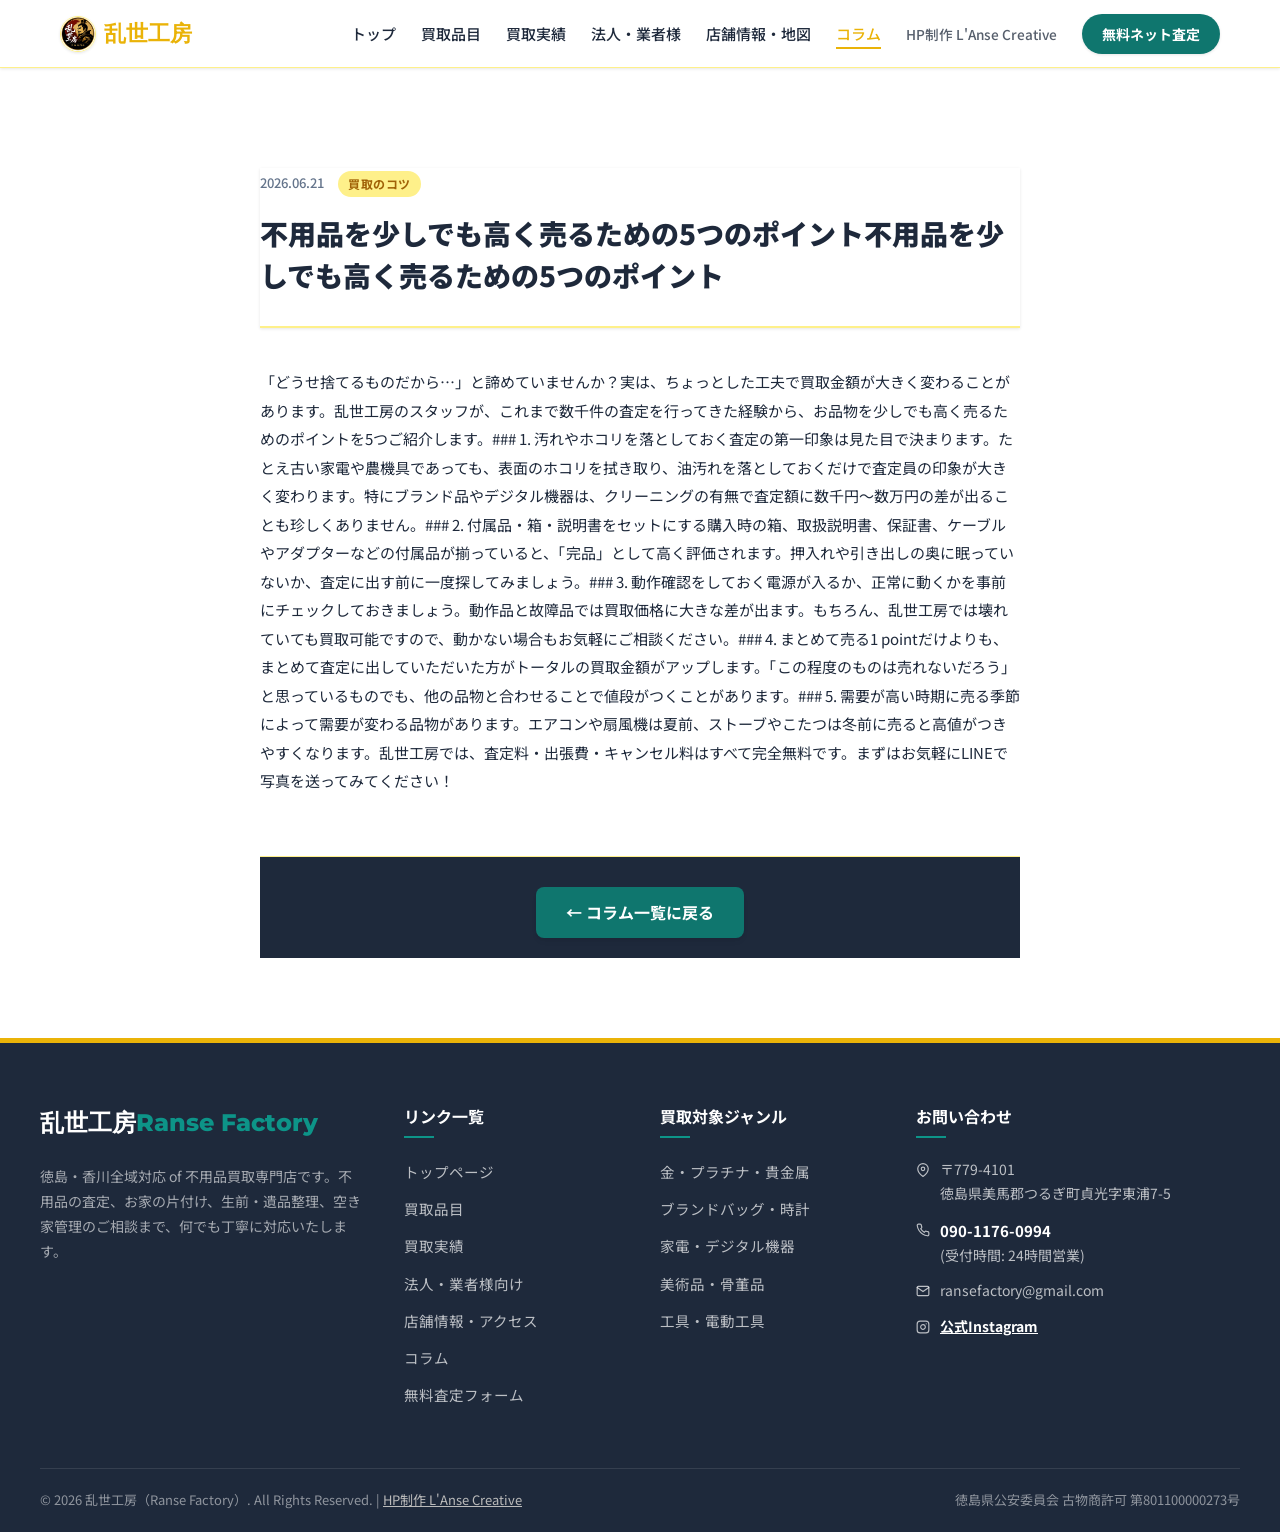
<file: blog_detail_1.html>
<!DOCTYPE html>
<html lang="ja">
<head>
  <meta charset="UTF-8">
  <meta name="viewport" content="width=device-width, initial-scale=1.0">
  <title>不用品を少しでも高く売るための5つのポイント不用品を少しでも高く売るための5つのポイント | 乱世工房コラム</title>
  <meta name="description" content="「どうせ捨てるものだから…」と諦めていませんか？実は、ちょっとした工夫で買取金額が大きく変わることがあります。乱世工房のスタッフが、これまで数千件の査定を行ってきた経験から、お品物を少しでも高く売るためのポイントを5つご紹介します...">
  <link rel="stylesheet" href="style.css">
  <link rel="icon" type="image/png" href="favicon.png">
</head>
<body>

  <!-- NAVIGATION -->
  <header>
    <div class="nav-container">
      <a href="index.html" class="logo"><img src="assets/logo.jpg" alt="乱世工房 ロゴ" class="logo-icon">乱世工房</a>
      <button class="menu-toggle" id="menuToggle" aria-label="メニュー開閉">
        <span></span>
        <span></span>
        <span></span>
      </button>
      <ul class="nav-menu" id="navMenu">
        <li><a href="index.html" class="nav-link">トップ</a></li>
        <li><a href="categories.html" class="nav-link">買取品目</a></li>
        <li><a href="cases.html" class="nav-link">買取実績</a></li>
        <li><a href="business.html" class="nav-link">法人・業者様</a></li>
        <li><a href="about.html" class="nav-link">店舗情報・地図</a></li>
        <li><a href="blog.html" class="nav-link active">コラム</a></li>
        <li><a href="/L-Anse-Creative/" class="nav-link" style="font-size: 0.85em; opacity: 0.75;">HP制作 L'Anse Creative</a></li>
        <li><a href="contact.html" class="btn-nav-cta">無料ネット査定</a></li>
      </ul>
    </div>
  </header>

  <!-- ARTICLE -->
  <div class="container" style="max-width: 800px; padding: 100px 20px 80px;">
    <article class="blog-article">
      <header class="blog-article-header">
        <span class="blog-date">2026.06.21</span>
        <span class="blog-tag">買取のコツ</span>
        <h1 class="blog-article-title">不用品を少しでも高く売るための5つのポイント不用品を少しでも高く売るための5つのポイント</h1>
      </header>

      <div class="blog-article-content">
        <p>「どうせ捨てるものだから…」と諦めていませんか？実は、ちょっとした工夫で買取金額が大きく変わることがあります。乱世工房のスタッフが、これまで数千件の査定を行ってきた経験から、お品物を少しでも高く売るためのポイントを5つご紹介します。### 1. 汚れやホコリを落としておく査定の第一印象は見た目で決まります。たとえ古い家電や農機具であっても、表面のホコリを拭き取り、油汚れを落としておくだけで査定員の印象が大きく変わります。特にブランド品やデジタル機器は、クリーニングの有無で査定額に数千円〜数万円の差が出ることも珍しくありません。### 2. 付属品・箱・説明書をセットにする購入時の箱、取扱説明書、保証書、ケーブルやアダプターなどの付属品が揃っていると、「完品」として高く評価されます。押入れや引き出しの奥に眠っていないか、査定に出す前に一度探してみましょう。### 3. 動作確認をしておく電源が入るか、正常に動くかを事前にチェックしておきましょう。動作品と故障品では買取価格に大きな差が出ます。もちろん、乱世工房では壊れていても買取可能ですので、動かない場合もお気軽にご相談ください。### 4. まとめて売る1 pointだけよりも、まとめて査定に出していただいた方がトータルの買取金額がアップします。「この程度のものは売れないだろう」と思っているものでも、他の品物と合わせることで値段がつくことがあります。### 5. 需要が高い時期に売る季節によって需要が変わる品物があります。エアコンや扇風機は夏前、ストーブやこたつは冬前に売ると高値がつきやすくなります。乱世工房では、査定料・出張費・キャンセル料はすべて完全無料です。まずはお気軽にLINEで写真を送ってみてください！</p>
      </div>

      <footer class="blog-article-footer">
        <a href="blog.html" class="btn btn-primary" style="padding: 12px 30px;">← コラム一覧に戻る</a>
      </footer>
    </article>
  </div>

  <!-- FOOTER -->
  <footer>
    <div class="footer-grid">
      <div class="footer-about">
        <div class="footer-logo">乱世工房<span>Ranse Factory</span></div>
        <p>徳島・香川全域対応 of 不用品買取専門店です。不用品の査定、お家の片付け、生前・遺品整理、空き家管理のご相談まで、何でも丁寧に対応いたします。</p>
      </div>
      <div class="footer-links">
        <h4>リンク一覧</h4>
        <ul>
          <li><a href="index.html">トップページ</a></li>
          <li><a href="categories.html">買取品目</a></li>
          <li><a href="cases.html">買取実績</a></li>
          <li><a href="business.html">法人・業者様向け</a></li>
          <li><a href="about.html">店舗情報・アクセス</a></li>
          <li><a href="blog.html">コラム</a></li>
          <li><a href="contact.html">無料査定フォーム</a></li>
        </ul>
      </div>
      <div class="footer-links">
        <h4>買取対象ジャンル</h4>
        <ul>
          <li><a href="categories.html">金・プラチナ・貴金属</a></li>
          <li><a href="categories.html">ブランドバッグ・時計</a></li>
          <li><a href="categories.html">家電・デジタル機器</a></li>
          <li><a href="categories.html">美術品・骨董品</a></li>
          <li><a href="categories.html">工具・電動工具</a></li>
        </ul>
      </div>
      <div class="footer-contact">
        <h4>お問い合わせ</h4>
        <ul class="footer-contact-info">
          <li><span><svg class="icon-svg" viewBox="0 0 24 24"><path d="M21 10c0 7-9 13-9 13s-9-6-9-13a9 9 0 0 1 18 0z"></path><circle cx="12" cy="10" r="3"></circle></svg></span><div>〒779-4101<br>徳島県美馬郡つるぎ町貞光字東浦7-5</div></li>
          <li><span><svg class="icon-svg" viewBox="0 0 24 24"><path d="M22 16.92v3a2 2 0 0 1-2.18 2 19.79 19.79 0 0 1-8.63-3.07 19.5 19.5 0 0 1-6-6 19.79 19.79 0 0 1-3.07-8.67A2 2 0 0 1 4.11 2h3a2 2 0 0 1 2 1.72 12.84 12.84 0 0 0 .7 2.81 2 2 0 0 1-.45 2.11L8.09 9.91a16 16 0 0 0 6 6l1.27-1.27a2 2 0 0 1 2.11-.45 12.84 12.84 0 0 0 2.81.7A2 2 0 0 1 22 16.92z"></path></svg></span><div><a href="tel:090-1176-0994" style="font-weight:bold; font-size:15px; color:white;">090-1176-0994</a><br>(受付時間: 24時間営業)</div></li>
          <li><span><svg class="icon-svg" viewBox="0 0 24 24"><path d="M4 4h16c1.1 0 2 .9 2 2v12c0 1.1-.9 2-2 2H4c-1.1 0-2-.9-2-2V6c0-1.1.9-2 2-2z"></path><polyline points="22,6 12,13 2,6"></polyline></svg></span><div>ransefactory@gmail.com</div></li>
          <li><span><svg class="icon-svg" viewBox="0 0 24 24"><rect x="2" y="2" width="20" height="20" rx="5" ry="5"></rect><path d="M16 11.37A4 4 0 1 1 12.63 8 4 4 0 0 1 16 11.37z"></path><line x1="17.5" y1="6.5" x2="17.51" y2="6.5"></line></svg></span><div><a href="https://www.instagram.com/ransekoubou/?hl=ja" target="_blank" style="font-weight:bold; color:white; text-decoration:underline;">公式Instagram</a></div></li>
        </ul>
      </div>
    </div>
    <div class="footer-bottom">
      <p>&copy; 2026 乱世工房（Ranse Factory）. All Rights Reserved. | <a href="/L-Anse-Creative/" style="color: #bbb; text-decoration: underline;">HP制作 L'Anse Creative</a></p>
      <p>徳島県公安委員会 古物商許可 第801100000273号</p>
    </div>
  </footer>

  <div class="sticky-footer-container">
    <a href="https://lin.ee/PN33evo" target="_blank" class="sticky-line-btn"><svg class="icon-svg" viewBox="0 0 24 24" style="vertical-align: -0.15em; margin-right: 6px;"><path d="M21 15a2 2 0 0 1-2 2H7l-4 4V5a2 2 0 0 1 2-2h14a2 2 0 0 1 2 2z"></path></svg>LINEで無料査定</a>
    <a href="tel:090-1176-0994" class="sticky-phone-btn"><svg class="icon-svg" viewBox="0 0 24 24" style="vertical-align: -0.15em; margin-right: 6px;"><path d="M22 16.92v3a2 2 0 0 1-2.18 2 19.79 19.79 0 0 1-8.63-3.07 19.5 19.5 0 0 1-6-6 19.79 19.79 0 0 1-3.07-8.67A2 2 0 0 1 4.11 2h3a2 2 0 0 1 2 1.72 12.84 12.84 0 0 0 .7 2.81 2 2 0 0 1-.45 2.11L8.09 9.91a16 16 0 0 0 6 6l1.27-1.27a2 2 0 0 1 2.11-.45 12.84 12.84 0 0 0 2.81.7A2 2 0 0 1 22 16.92z"></path></svg>電話</a>
  </div>

  <script src="script.js"></script>
</body>
</html>
</file>
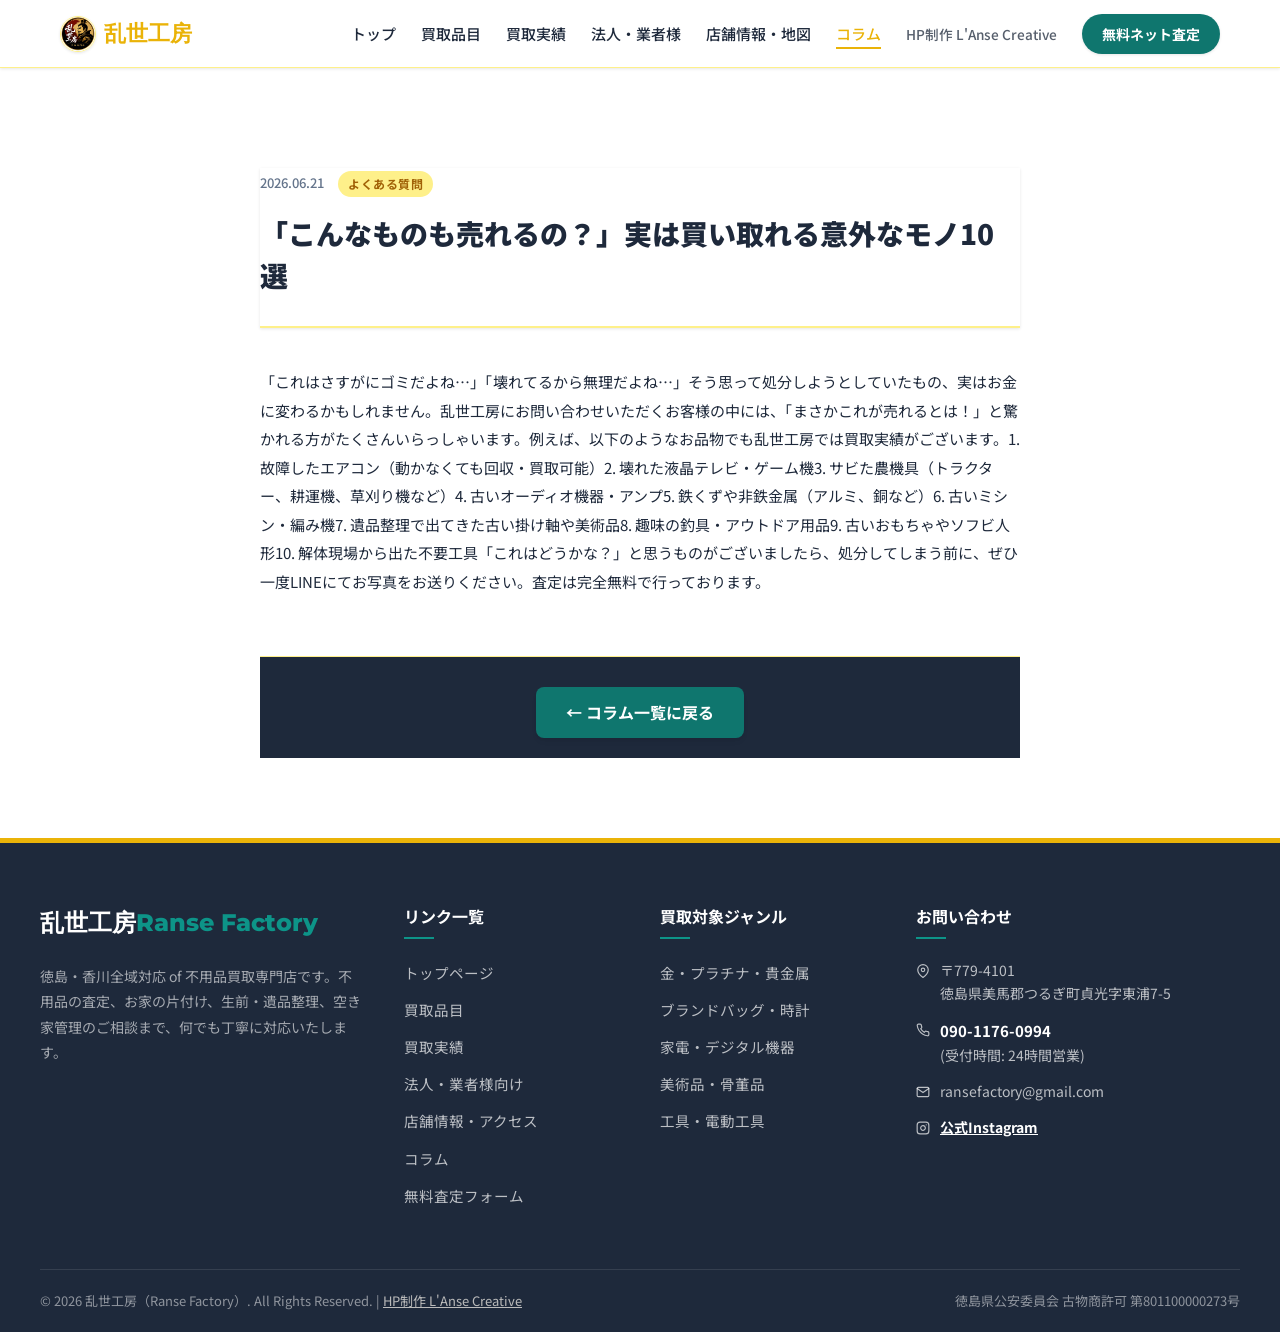
<file: blog_detail_2.html>
<!DOCTYPE html>
<html lang="ja">
<head>
  <meta charset="UTF-8">
  <meta name="viewport" content="width=device-width, initial-scale=1.0">
  <title>「こんなものも売れるの？」実は買い取れる意外なモノ10選 | 乱世工房コラム</title>
  <meta name="description" content="「これはさすがにゴミだよね…」「壊れてるから無理だよね…」そう思って処分しようとしていたもの、実はお金に変わるかもしれません。乱世工房にお問い合わせいただくお客様の中には、「まさかこれが売れるとは！」と驚かれる方がたくさんいらっしゃいます...">
  <link rel="stylesheet" href="style.css">
  <link rel="icon" type="image/png" href="favicon.png">
</head>
<body>

  <!-- NAVIGATION -->
  <header>
    <div class="nav-container">
      <a href="index.html" class="logo"><img src="assets/logo.jpg" alt="乱世工房 ロゴ" class="logo-icon">乱世工房</a>
      <button class="menu-toggle" id="menuToggle" aria-label="メニュー開閉">
        <span></span>
        <span></span>
        <span></span>
      </button>
      <ul class="nav-menu" id="navMenu">
        <li><a href="index.html" class="nav-link">トップ</a></li>
        <li><a href="categories.html" class="nav-link">買取品目</a></li>
        <li><a href="cases.html" class="nav-link">買取実績</a></li>
        <li><a href="business.html" class="nav-link">法人・業者様</a></li>
        <li><a href="about.html" class="nav-link">店舗情報・地図</a></li>
        <li><a href="blog.html" class="nav-link active">コラム</a></li>
        <li><a href="/L-Anse-Creative/" class="nav-link" style="font-size: 0.85em; opacity: 0.75;">HP制作 L'Anse Creative</a></li>
        <li><a href="contact.html" class="btn-nav-cta">無料ネット査定</a></li>
      </ul>
    </div>
  </header>

  <!-- ARTICLE -->
  <div class="container" style="max-width: 800px; padding: 100px 20px 80px;">
    <article class="blog-article">
      <header class="blog-article-header">
        <span class="blog-date">2026.06.21</span>
        <span class="blog-tag">よくある質問</span>
        <h1 class="blog-article-title">「こんなものも売れるの？」実は買い取れる意外なモノ10選</h1>
      </header>

      <div class="blog-article-content">
        <p>「これはさすがにゴミだよね…」「壊れてるから無理だよね…」そう思って処分しようとしていたもの、実はお金に変わるかもしれません。乱世工房にお問い合わせいただくお客様の中には、「まさかこれが売れるとは！」と驚かれる方がたくさんいらっしゃいます。例えば、以下のようなお品物でも乱世工房では買取実績がございます。1. 故障したエアコン（動かなくても回収・買取可能）2. 壊れた液晶テレビ・ゲーム機3. サビた農機具（トラクター、耕運機、草刈り機など）4. 古いオーディオ機器・アンプ5. 鉄くずや非鉄金属（アルミ、銅など）6. 古いミシン・編み機7. 遺品整理で出てきた古い掛け軸や美術品8. 趣味の釣具・アウトドア用品9. 古いおもちゃやソフビ人形10. 解体現場から出た不要工具「これはどうかな？」と思うものがございましたら、処分してしまう前に、ぜひ一度LINEにてお写真をお送りください。査定は完全無料で行っております。</p>
      </div>

      <footer class="blog-article-footer">
        <a href="blog.html" class="btn btn-primary" style="padding: 12px 30px;">← コラム一覧に戻る</a>
      </footer>
    </article>
  </div>

  <!-- FOOTER -->
  <footer>
    <div class="footer-grid">
      <div class="footer-about">
        <div class="footer-logo">乱世工房<span>Ranse Factory</span></div>
        <p>徳島・香川全域対応 of 不用品買取専門店です。不用品の査定、お家の片付け、生前・遺品整理、空き家管理のご相談まで、何でも丁寧に対応いたします。</p>
      </div>
      <div class="footer-links">
        <h4>リンク一覧</h4>
        <ul>
          <li><a href="index.html">トップページ</a></li>
          <li><a href="categories.html">買取品目</a></li>
          <li><a href="cases.html">買取実績</a></li>
          <li><a href="business.html">法人・業者様向け</a></li>
          <li><a href="about.html">店舗情報・アクセス</a></li>
          <li><a href="blog.html">コラム</a></li>
          <li><a href="contact.html">無料査定フォーム</a></li>
        </ul>
      </div>
      <div class="footer-links">
        <h4>買取対象ジャンル</h4>
        <ul>
          <li><a href="categories.html">金・プラチナ・貴金属</a></li>
          <li><a href="categories.html">ブランドバッグ・時計</a></li>
          <li><a href="categories.html">家電・デジタル機器</a></li>
          <li><a href="categories.html">美術品・骨董品</a></li>
          <li><a href="categories.html">工具・電動工具</a></li>
        </ul>
      </div>
      <div class="footer-contact">
        <h4>お問い合わせ</h4>
        <ul class="footer-contact-info">
          <li><span><svg class="icon-svg" viewBox="0 0 24 24"><path d="M21 10c0 7-9 13-9 13s-9-6-9-13a9 9 0 0 1 18 0z"></path><circle cx="12" cy="10" r="3"></circle></svg></span><div>〒779-4101<br>徳島県美馬郡つるぎ町貞光字東浦7-5</div></li>
          <li><span><svg class="icon-svg" viewBox="0 0 24 24"><path d="M22 16.92v3a2 2 0 0 1-2.18 2 19.79 19.79 0 0 1-8.63-3.07 19.5 19.5 0 0 1-6-6 19.79 19.79 0 0 1-3.07-8.67A2 2 0 0 1 4.11 2h3a2 2 0 0 1 2 1.72 12.84 12.84 0 0 0 .7 2.81 2 2 0 0 1-.45 2.11L8.09 9.91a16 16 0 0 0 6 6l1.27-1.27a2 2 0 0 1 2.11-.45 12.84 12.84 0 0 0 2.81.7A2 2 0 0 1 22 16.92z"></path></svg></span><div><a href="tel:090-1176-0994" style="font-weight:bold; font-size:15px; color:white;">090-1176-0994</a><br>(受付時間: 24時間営業)</div></li>
          <li><span><svg class="icon-svg" viewBox="0 0 24 24"><path d="M4 4h16c1.1 0 2 .9 2 2v12c0 1.1-.9 2-2 2H4c-1.1 0-2-.9-2-2V6c0-1.1.9-2 2-2z"></path><polyline points="22,6 12,13 2,6"></polyline></svg></span><div>ransefactory@gmail.com</div></li>
          <li><span><svg class="icon-svg" viewBox="0 0 24 24"><rect x="2" y="2" width="20" height="20" rx="5" ry="5"></rect><path d="M16 11.37A4 4 0 1 1 12.63 8 4 4 0 0 1 16 11.37z"></path><line x1="17.5" y1="6.5" x2="17.51" y2="6.5"></line></svg></span><div><a href="https://www.instagram.com/ransekoubou/?hl=ja" target="_blank" style="font-weight:bold; color:white; text-decoration:underline;">公式Instagram</a></div></li>
        </ul>
      </div>
    </div>
    <div class="footer-bottom">
      <p>&copy; 2026 乱世工房（Ranse Factory）. All Rights Reserved. | <a href="/L-Anse-Creative/" style="color: #bbb; text-decoration: underline;">HP制作 L'Anse Creative</a></p>
      <p>徳島県公安委員会 古物商許可 第801100000273号</p>
    </div>
  </footer>

  <div class="sticky-footer-container">
    <a href="https://lin.ee/PN33evo" target="_blank" class="sticky-line-btn"><svg class="icon-svg" viewBox="0 0 24 24" style="vertical-align: -0.15em; margin-right: 6px;"><path d="M21 15a2 2 0 0 1-2 2H7l-4 4V5a2 2 0 0 1 2-2h14a2 2 0 0 1 2 2z"></path></svg>LINEで無料査定</a>
    <a href="tel:090-1176-0994" class="sticky-phone-btn"><svg class="icon-svg" viewBox="0 0 24 24" style="vertical-align: -0.15em; margin-right: 6px;"><path d="M22 16.92v3a2 2 0 0 1-2.18 2 19.79 19.79 0 0 1-8.63-3.07 19.5 19.5 0 0 1-6-6 19.79 19.79 0 0 1-3.07-8.67A2 2 0 0 1 4.11 2h3a2 2 0 0 1 2 1.72 12.84 12.84 0 0 0 .7 2.81 2 2 0 0 1-.45 2.11L8.09 9.91a16 16 0 0 0 6 6l1.27-1.27a2 2 0 0 1 2.11-.45 12.84 12.84 0 0 0 2.81.7A2 2 0 0 1 22 16.92z"></path></svg>電話</a>
  </div>

  <script src="script.js"></script>
</body>
</html>
</file>
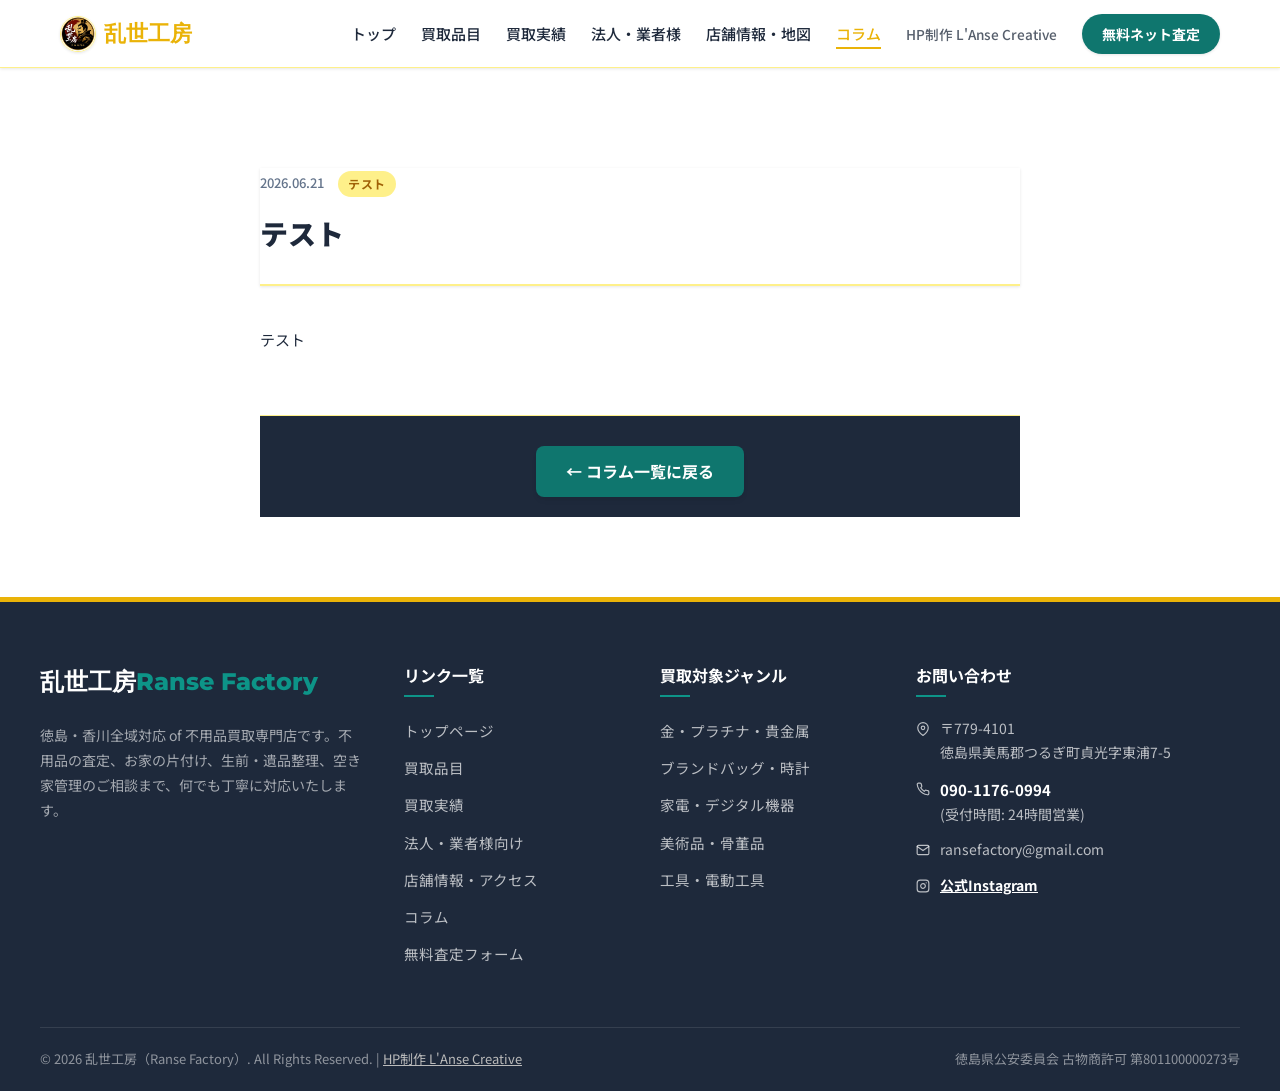
<file: blog_detail_3.html>
<!DOCTYPE html>
<html lang="ja">
<head>
  <meta charset="UTF-8">
  <meta name="viewport" content="width=device-width, initial-scale=1.0">
  <title>テスト | 乱世工房コラム</title>
  <meta name="description" content="テスト">
  <link rel="stylesheet" href="style.css">
  <link rel="icon" type="image/png" href="favicon.png">
</head>
<body>

  <!-- NAVIGATION -->
  <header>
    <div class="nav-container">
      <a href="index.html" class="logo"><img src="assets/logo.jpg" alt="乱世工房 ロゴ" class="logo-icon">乱世工房</a>
      <button class="menu-toggle" id="menuToggle" aria-label="メニュー開閉">
        <span></span>
        <span></span>
        <span></span>
      </button>
      <ul class="nav-menu" id="navMenu">
        <li><a href="index.html" class="nav-link">トップ</a></li>
        <li><a href="categories.html" class="nav-link">買取品目</a></li>
        <li><a href="cases.html" class="nav-link">買取実績</a></li>
        <li><a href="business.html" class="nav-link">法人・業者様</a></li>
        <li><a href="about.html" class="nav-link">店舗情報・地図</a></li>
        <li><a href="blog.html" class="nav-link active">コラム</a></li>
        <li><a href="/L-Anse-Creative/" class="nav-link" style="font-size: 0.85em; opacity: 0.75;">HP制作 L'Anse Creative</a></li>
        <li><a href="contact.html" class="btn-nav-cta">無料ネット査定</a></li>
      </ul>
    </div>
  </header>

  <!-- ARTICLE -->
  <div class="container" style="max-width: 800px; padding: 100px 20px 80px;">
    <article class="blog-article">
      <header class="blog-article-header">
        <span class="blog-date">2026.06.21</span>
        <span class="blog-tag">テスト</span>
        <h1 class="blog-article-title">テスト</h1>
      </header>

      <div class="blog-article-content">
        <p>テスト</p>
      </div>

      <footer class="blog-article-footer">
        <a href="blog.html" class="btn btn-primary" style="padding: 12px 30px;">← コラム一覧に戻る</a>
      </footer>
    </article>
  </div>

  <!-- FOOTER -->
  <footer>
    <div class="footer-grid">
      <div class="footer-about">
        <div class="footer-logo">乱世工房<span>Ranse Factory</span></div>
        <p>徳島・香川全域対応 of 不用品買取専門店です。不用品の査定、お家の片付け、生前・遺品整理、空き家管理のご相談まで、何でも丁寧に対応いたします。</p>
      </div>
      <div class="footer-links">
        <h4>リンク一覧</h4>
        <ul>
          <li><a href="index.html">トップページ</a></li>
          <li><a href="categories.html">買取品目</a></li>
          <li><a href="cases.html">買取実績</a></li>
          <li><a href="business.html">法人・業者様向け</a></li>
          <li><a href="about.html">店舗情報・アクセス</a></li>
          <li><a href="blog.html">コラム</a></li>
          <li><a href="contact.html">無料査定フォーム</a></li>
        </ul>
      </div>
      <div class="footer-links">
        <h4>買取対象ジャンル</h4>
        <ul>
          <li><a href="categories.html">金・プラチナ・貴金属</a></li>
          <li><a href="categories.html">ブランドバッグ・時計</a></li>
          <li><a href="categories.html">家電・デジタル機器</a></li>
          <li><a href="categories.html">美術品・骨董品</a></li>
          <li><a href="categories.html">工具・電動工具</a></li>
        </ul>
      </div>
      <div class="footer-contact">
        <h4>お問い合わせ</h4>
        <ul class="footer-contact-info">
          <li><span><svg class="icon-svg" viewBox="0 0 24 24"><path d="M21 10c0 7-9 13-9 13s-9-6-9-13a9 9 0 0 1 18 0z"></path><circle cx="12" cy="10" r="3"></circle></svg></span><div>〒779-4101<br>徳島県美馬郡つるぎ町貞光字東浦7-5</div></li>
          <li><span><svg class="icon-svg" viewBox="0 0 24 24"><path d="M22 16.92v3a2 2 0 0 1-2.18 2 19.79 19.79 0 0 1-8.63-3.07 19.5 19.5 0 0 1-6-6 19.79 19.79 0 0 1-3.07-8.67A2 2 0 0 1 4.11 2h3a2 2 0 0 1 2 1.72 12.84 12.84 0 0 0 .7 2.81 2 2 0 0 1-.45 2.11L8.09 9.91a16 16 0 0 0 6 6l1.27-1.27a2 2 0 0 1 2.11-.45 12.84 12.84 0 0 0 2.81.7A2 2 0 0 1 22 16.92z"></path></svg></span><div><a href="tel:090-1176-0994" style="font-weight:bold; font-size:15px; color:white;">090-1176-0994</a><br>(受付時間: 24時間営業)</div></li>
          <li><span><svg class="icon-svg" viewBox="0 0 24 24"><path d="M4 4h16c1.1 0 2 .9 2 2v12c0 1.1-.9 2-2 2H4c-1.1 0-2-.9-2-2V6c0-1.1.9-2 2-2z"></path><polyline points="22,6 12,13 2,6"></polyline></svg></span><div>ransefactory@gmail.com</div></li>
          <li><span><svg class="icon-svg" viewBox="0 0 24 24"><rect x="2" y="2" width="20" height="20" rx="5" ry="5"></rect><path d="M16 11.37A4 4 0 1 1 12.63 8 4 4 0 0 1 16 11.37z"></path><line x1="17.5" y1="6.5" x2="17.51" y2="6.5"></line></svg></span><div><a href="https://www.instagram.com/ransekoubou/?hl=ja" target="_blank" style="font-weight:bold; color:white; text-decoration:underline;">公式Instagram</a></div></li>
        </ul>
      </div>
    </div>
    <div class="footer-bottom">
      <p>&copy; 2026 乱世工房（Ranse Factory）. All Rights Reserved. | <a href="/L-Anse-Creative/" style="color: #bbb; text-decoration: underline;">HP制作 L'Anse Creative</a></p>
      <p>徳島県公安委員会 古物商許可 第801100000273号</p>
    </div>
  </footer>

  <div class="sticky-footer-container">
    <a href="https://lin.ee/PN33evo" target="_blank" class="sticky-line-btn"><svg class="icon-svg" viewBox="0 0 24 24" style="vertical-align: -0.15em; margin-right: 6px;"><path d="M21 15a2 2 0 0 1-2 2H7l-4 4V5a2 2 0 0 1 2-2h14a2 2 0 0 1 2 2z"></path></svg>LINEで無料査定</a>
    <a href="tel:090-1176-0994" class="sticky-phone-btn"><svg class="icon-svg" viewBox="0 0 24 24" style="vertical-align: -0.15em; margin-right: 6px;"><path d="M22 16.92v3a2 2 0 0 1-2.18 2 19.79 19.79 0 0 1-8.63-3.07 19.5 19.5 0 0 1-6-6 19.79 19.79 0 0 1-3.07-8.67A2 2 0 0 1 4.11 2h3a2 2 0 0 1 2 1.72 12.84 12.84 0 0 0 .7 2.81 2 2 0 0 1-.45 2.11L8.09 9.91a16 16 0 0 0 6 6l1.27-1.27a2 2 0 0 1 2.11-.45 12.84 12.84 0 0 0 2.81.7A2 2 0 0 1 22 16.92z"></path></svg>電話</a>
  </div>

  <script src="script.js"></script>
</body>
</html>
</file>
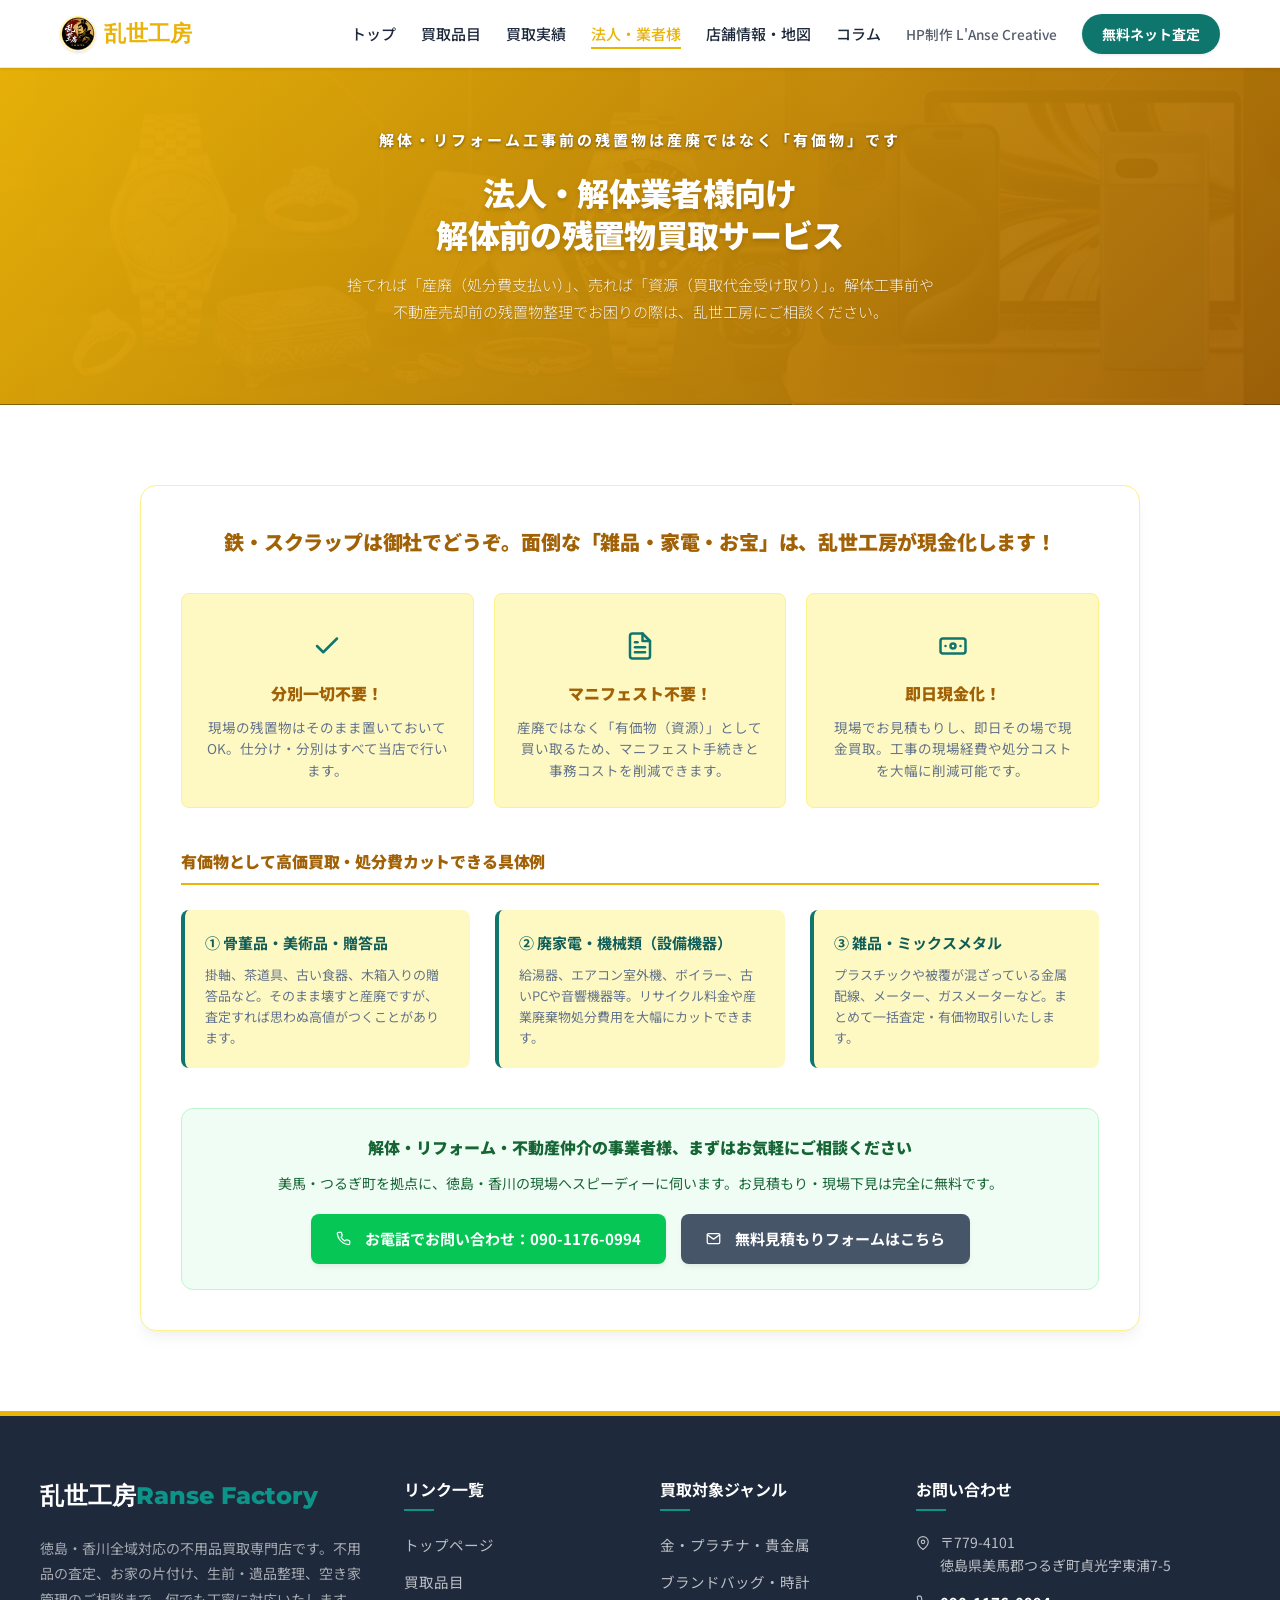
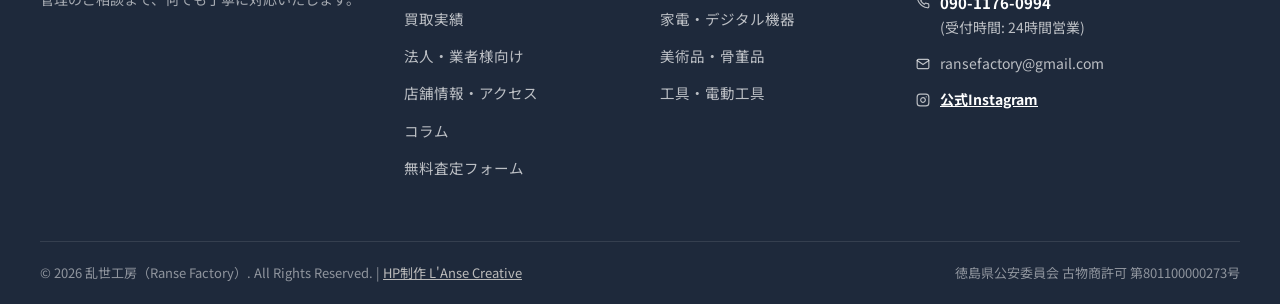
<file: business.html>
<!DOCTYPE html>
<html lang="ja">
<head>
  <meta charset="UTF-8">
  <meta name="viewport" content="width=device-width, initial-scale=1.0">
  <title>法人・解体業者様向け 残置物買取サービス - 乱世工房（Ranse Factory）| 徳島・香川</title>
  <meta name="description" content="徳島県美馬郡の買取専門店「乱世工房（Ranse Factory）」の法人・解体業者様向けページです。解体前・リフォーム前の残置物を有価物（資源）として買い取ることで、処分費と事務手間を劇的に削減いたします！">
  <link rel="stylesheet" href="style.css">
  <link rel="icon" type="image/png" href="favicon.png">
</head>
<body>

  <!-- NAVIGATION -->
  <header>
    <div class="nav-container">
      <a href="index.html" class="logo"><img src="assets/logo.jpg" alt="乱世工房 ロゴ" class="logo-icon">乱世工房</a>
      <button class="menu-toggle" id="menuToggle" aria-label="メニュー開閉">
        <span></span>
        <span></span>
        <span></span>
      </button>
      <ul class="nav-menu" id="navMenu">
        <li><a href="index.html" class="nav-link">トップ</a></li>
        <li><a href="categories.html" class="nav-link">買取品目</a></li>
        <li><a href="cases.html" class="nav-link">買取実績</a></li>
        <li><a href="business.html" class="nav-link active">法人・業者様</a></li>
        <li><a href="about.html" class="nav-link">店舗情報・地図</a></li>
        <li><a href="blog.html" class="nav-link">コラム</a></li>
        <li><a href="/L-Anse-Creative/" class="nav-link" style="font-size: 0.85em; opacity: 0.75;">HP制作 L'Anse Creative</a></li>
        <li><a href="contact.html" class="btn-nav-cta">無料ネット査定</a></li>
      </ul>
    </div>
  </header>

  <!-- PAGE HEADER -->
  <section class="hero" style="padding: 60px 20px 80px 20px;">
    <div class="hero-content">
      <div class="hero-tagline" style="line-height: 1.6; color: #ffffff; text-shadow: 0 1px 3px rgba(0,0,0,0.5); font-weight: 800;">
        <span style="display: inline-block;">解体・リフォーム工事前の残置物は</span><span style="display: inline-block;">産廃ではなく「有価物」です</span>
      </div>
      <h1 class="hero-title" style="font-size: 32px; margin-bottom: 15px; text-shadow: 0 2px 4px rgba(0,0,0,0.15); font-weight: 900; letter-spacing: -0.02em;">
        法人・解体業者様向け<br>解体前の残置物買取サービス
      </h1>
      <p class="hero-desc" style="font-size: 15px; margin-bottom: 0; max-width: 600px; margin-left: auto; margin-right: auto; line-height: 1.8; text-shadow: 0 1px 2px rgba(0,0,0,0.15);">
        捨てれば「産廃（処分費支払い）」、売れば「資源（買取代金受け取り）」。解体工事前や不動産売却前の残置物整理でお困りの際は、乱世工房にご相談ください。
      </p>
    </div>
  </section>

  <!-- B2B CONTENTS SECTION -->
  <section>
    <div class="container" style="max-width: 1000px;">
      <div style="background-color: white; border: 1px solid var(--border-color); border-radius: 16px; padding: 40px; box-shadow: var(--shadow-lg);">
        
        <h2 style="text-align: center; color: var(--primary-dark); font-size: 20px; margin-bottom: 35px; font-weight: 900; line-height: 1.6; letter-spacing: -0.01em;">
          鉄・スクラップは御社でどうぞ。面倒な「雑品・家電・お宝」は、乱世工房が現金化します！
        </h2>

        <!-- 3 Pillars Grid -->
        <div class="features-grid" style="margin-top: 0; margin-bottom: 40px; gap: 20px;">
          <div style="text-align: center; padding: 25px 20px; background-color: var(--bg-light); border-radius: 8px; border: 1px solid var(--border-color);">
            <div style="font-size: 30px; margin-bottom: 10px; color: var(--secondary);"><svg class="icon-svg" viewBox="0 0 24 24"><polyline points="20 6 9 17 4 12"></polyline></svg></div>
            <h4 style="font-weight: 900; color: var(--primary-dark); font-size: 16px; margin-bottom: 10px;">分別一切不要！</h4>
            <p style="font-size: 13.5px; color: var(--text-light); line-height: 1.6;">現場の残置物はそのまま置いておいてOK。仕分け・分別はすべて当店で行います。</p>
          </div>
          <div style="text-align: center; padding: 25px 20px; background-color: var(--bg-light); border-radius: 8px; border: 1px solid var(--border-color);">
            <div style="font-size: 30px; margin-bottom: 10px; color: var(--secondary);"><svg class="icon-svg" viewBox="0 0 24 24"><path d="M14 2H6a2 2 0 0 0-2 2v16a2 2 0 0 0 2 2h12a2 2 0 0 0 2-2V8z"></path><polyline points="14 2 14 8 20 8"></polyline><line x1="16" y1="13" x2="8" y2="13"></line><line x1="16" y1="17" x2="8" y2="17"></line><polyline points="10 9 9 9 8 9"></polyline></svg></div>
            <h4 style="font-weight: 900; color: var(--primary-dark); font-size: 16px; margin-bottom: 10px;">マニフェスト不要！</h4>
            <p style="font-size: 13.5px; color: var(--text-light); line-height: 1.6;">産廃ではなく「有価物（資源）」として買い取るため、マニフェスト手続きと事務コストを削減できます。</p>
          </div>
          <div style="text-align: center; padding: 25px 20px; background-color: var(--bg-light); border-radius: 8px; border: 1px solid var(--border-color);">
            <div style="font-size: 30px; margin-bottom: 10px; color: var(--secondary);"><svg class="icon-svg" viewBox="0 0 24 24"><rect x="2" y="6" width="20" height="12" rx="2"></rect><circle cx="12" cy="12" r="2"></circle><path d="M6 12h.01M18 12h.01"></path></svg></div>
            <h4 style="font-weight: 900; color: var(--primary-dark); font-size: 16px; margin-bottom: 10px;">即日現金化！</h4>
            <p style="font-size: 13.5px; color: var(--text-light); line-height: 1.6;">現場でお見積もりし、即日その場で現金買取。工事の現場経費や処分コストを大幅に削減可能です。</p>
          </div>
        </div>

        <h3 style="font-size: 16px; color: var(--primary-dark); border-bottom: 2px solid var(--primary); padding-bottom: 8px; margin-bottom: 25px; font-weight: 900; letter-spacing: -0.01em;">有価物として高価買取・処分費カットできる具体例</h3>
        
        <div class="features-grid" style="margin-top: 0; margin-bottom: 10px; gap: 25px;">
          <!-- Item 1 -->
          <div style="background-color: var(--bg-light); padding: 20px; border-radius: 8px; border-left: 4px solid var(--secondary);">
            <h4 style="font-weight: bold; color: var(--secondary-dark); font-size: 15px; margin-bottom: 10px;">① 骨董品・美術品・贈答品</h4>
            <p style="font-size: 13px; color: var(--text-light); line-height: 1.6;">掛軸、茶道具、古い食器、木箱入りの贈答品など。そのまま壊すと産廃ですが、査定すれば思わぬ高値がつくことがあります。</p>
          </div>
          <!-- Item 2 -->
          <div style="background-color: var(--bg-light); padding: 20px; border-radius: 8px; border-left: 4px solid var(--secondary);">
            <h4 style="font-weight: bold; color: var(--secondary-dark); font-size: 15px; margin-bottom: 10px;">② 廃家電・機械類（設備機器）</h4>
            <p style="font-size: 13px; color: var(--text-light); line-height: 1.6;">給湯器、エアコン室外機、ボイラー、古いPCや音響機器等。リサイクル料金や産業廃棄物処分費用を大幅にカットできます。</p>
          </div>
          <!-- Item 3 -->
          <div style="background-color: var(--bg-light); padding: 20px; border-radius: 8px; border-left: 4px solid var(--secondary);">
            <h4 style="font-weight: bold; color: var(--secondary-dark); font-size: 15px; margin-bottom: 10px;">③ 雑品・ミックスメタル</h4>
            <p style="font-size: 13px; color: var(--text-light); line-height: 1.6;">プラスチックや被覆が混ざっている金属配線、メーター、ガスメーターなど。まとめて一括査定・有価物取引いたします。</p>
          </div>
        </div>

        <div style="margin-top: 40px; padding: 25px; background-color: #f0fdf4; border: 1px solid #bbf7d0; border-radius: 12px; text-align: center;">
          <h4 style="font-weight: 900; color: #166534; margin-bottom: 10px; font-size: 16px;">解体・リフォーム・不動産仲介の事業者様、まずはお気軽にご相談ください</h4>
          <p style="font-size: 14px; color: #166534; margin-bottom: 20px; line-height: 1.6;">
            美馬・つるぎ町を拠点に、徳島・香川の現場へスピーディーに伺います。お見積もり・現場下見は完全に無料です。
          </p>
          <div style="display: flex; justify-content: center; gap: 15px; flex-wrap: wrap;">
            <a href="tel:090-1176-0994" class="btn" style="background-color: #06c755; color: white; padding: 12px 25px; font-size: 15px;">
              <svg class="icon-svg" viewBox="0 0 24 24" style="vertical-align: -0.15em; margin-right: 6px;"><path d="M22 16.92v3a2 2 0 0 1-2.18 2 19.79 19.79 0 0 1-8.63-3.07 19.5 19.5 0 0 1-6-6 19.79 19.79 0 0 1-3.07-8.67A2 2 0 0 1 4.11 2h3a2 2 0 0 1 2 1.72 12.84 12.84 0 0 0 .7 2.81 2 2 0 0 1-.45 2.11L8.09 9.91a16 16 0 0 0 6 6l1.27-1.27a2 2 0 0 1 2.11-.45 12.84 12.84 0 0 0 2.81.7A2 2 0 0 1 22 16.92z"></path></svg>お電話でお問い合わせ：090-1176-0994
            </a>
            <a href="contact.html" class="btn" style="background-color: #475569; color: white; padding: 12px 25px; font-size: 15px;">
              <svg class="icon-svg" viewBox="0 0 24 24" style="vertical-align: -0.15em; margin-right: 6px;"><path d="M4 4h16c1.1 0 2 .9 2 2v12c0 1.1-.9 2-2 2H4c-1.1 0-2-.9-2-2V6c0-1.1.9-2 2-2z"></path><polyline points="22,6 12,13 2,6"></polyline></svg>無料見積もりフォームはこちら
            </a>
          </div>
        </div>

      </div>
    </div>
  </section>

  <!-- FOOTER -->
  <footer>
    <div class="footer-grid">
      <div class="footer-about">
        <div class="footer-logo">乱世工房<span>Ranse Factory</span></div>
        <p>
          徳島・香川全域対応の不用品買取専門店です。不用品の査定、お家の片付け、生前・遺品整理、空き家管理のご相談まで、何でも丁寧に対応いたします。
        </p>
      </div>
      <div class="footer-links">
        <h4>リンク一覧</h4>
        <ul>
          <li><a href="index.html">トップページ</a></li>
          <li><a href="categories.html">買取品目</a></li>
          <li><a href="cases.html">買取実績</a></li>
          <li><a href="business.html">法人・業者様向け</a></li>
          <li><a href="about.html">店舗情報・アクセス</a></li>
          <li><a href="blog.html">コラム</a></li>
          <li><a href="contact.html">無料査定フォーム</a></li>
        </ul>
      </div>
      <div class="footer-links">
        <h4>買取対象ジャンル</h4>
        <ul>
          <li><a href="categories.html">金・プラチナ・貴金属</a></li>
          <li><a href="categories.html">ブランドバッグ・時計</a></li>
          <li><a href="categories.html">家電・デジタル機器</a></li>
          <li><a href="categories.html">美術品・骨董品</a></li>
          <li><a href="categories.html">工具・電動工具</a></li>
        </ul>
      </div>
      <div class="footer-contact">
        <h4>お問い合わせ</h4>
        <ul class="footer-contact-info">
          <li>
            <span><svg class="icon-svg" viewBox="0 0 24 24"><path d="M21 10c0 7-9 13-9 13s-9-6-9-13a9 9 0 0 1 18 0z"></path><circle cx="12" cy="10" r="3"></circle></svg></span>
            <div>〒779-4101<br>徳島県美馬郡つるぎ町貞光字東浦7-5</div>
          </li>
          <li>
            <span><svg class="icon-svg" viewBox="0 0 24 24"><path d="M22 16.92v3a2 2 0 0 1-2.18 2 19.79 19.79 0 0 1-8.63-3.07 19.5 19.5 0 0 1-6-6 19.79 19.79 0 0 1-3.07-8.67A2 2 0 0 1 4.11 2h3a2 2 0 0 1 2 1.72 12.84 12.84 0 0 0 .7 2.81 2 2 0 0 1-.45 2.11L8.09 9.91a16 16 0 0 0 6 6l1.27-1.27a2 2 0 0 1 2.11-.45 12.84 12.84 0 0 0 2.81.7A2 2 0 0 1 22 16.92z"></path></svg></span>
            <div><a href="tel:090-1176-0994" style="font-weight:bold; font-size:15px; color:white;">090-1176-0994</a><br>(受付時間: 24時間営業)</div>
          </li>
          <li>
            <span><svg class="icon-svg" viewBox="0 0 24 24"><path d="M4 4h16c1.1 0 2 .9 2 2v12c0 1.1-.9 2-2 2H4c-1.1 0-2-.9-2-2V6c0-1.1.9-2 2-2z"></path><polyline points="22,6 12,13 2,6"></polyline></svg></span>
            <div>ransefactory@gmail.com</div>
          </li>
          <li>
            <span><svg class="icon-svg" viewBox="0 0 24 24"><rect x="2" y="2" width="20" height="20" rx="5" ry="5"></rect><path d="M16 11.37A4 4 0 1 1 12.63 8 4 4 0 0 1 16 11.37z"></path><line x1="17.5" y1="6.5" x2="17.51" y2="6.5"></line></svg></span>
            <div><a href="https://www.instagram.com/ransekoubou/?hl=ja" target="_blank" style="font-weight:bold; color:white; text-decoration:underline;">公式Instagram</a></div>
          </li>
        </ul>
      </div>
    </div>
    
    <div class="footer-bottom">
      <p>&copy; 2026 乱世工房（Ranse Factory）. All Rights Reserved. | <a href="/L-Anse-Creative/" style="color: #bbb; text-decoration: underline;">HP制作 L'Anse Creative</a></p>
      <p>徳島県公安委員会 古物商許可 第801100000273号</p>
    </div>
  </footer>

  <!-- MOBILE STICKY FOOTER -->
  <div class="sticky-footer-container">
    <a href="https://lin.ee/PN33evo" target="_blank" class="sticky-line-btn">
      <svg class="icon-svg" viewBox="0 0 24 24" style="vertical-align: -0.15em; margin-right: 6px;"><path d="M21 15a2 2 0 0 1-2 2H7l-4 4V5a2 2 0 0 1 2-2h14a2 2 0 0 1 2 2z"></path></svg>LINEで無料査定
    </a>
    <a href="tel:090-1176-0994" class="sticky-phone-btn">
      <svg class="icon-svg" viewBox="0 0 24 24" style="vertical-align: -0.15em; margin-right: 6px;"><path d="M22 16.92v3a2 2 0 0 1-2.18 2 19.79 19.79 0 0 1-8.63-3.07 19.5 19.5 0 0 1-6-6 19.79 19.79 0 0 1-3.07-8.67A2 2 0 0 1 4.11 2h3a2 2 0 0 1 2 1.72 12.84 12.84 0 0 0 .7 2.81 2 2 0 0 1-.45 2.11L8.09 9.91a16 16 0 0 0 6 6l1.27-1.27a2 2 0 0 1 2.11-.45 12.84 12.84 0 0 0 2.81.7A2 2 0 0 1 22 16.92z"></path></svg>電話
    </a>
  </div>

  <script src="script.js"></script>
</body>
</html>
</file>
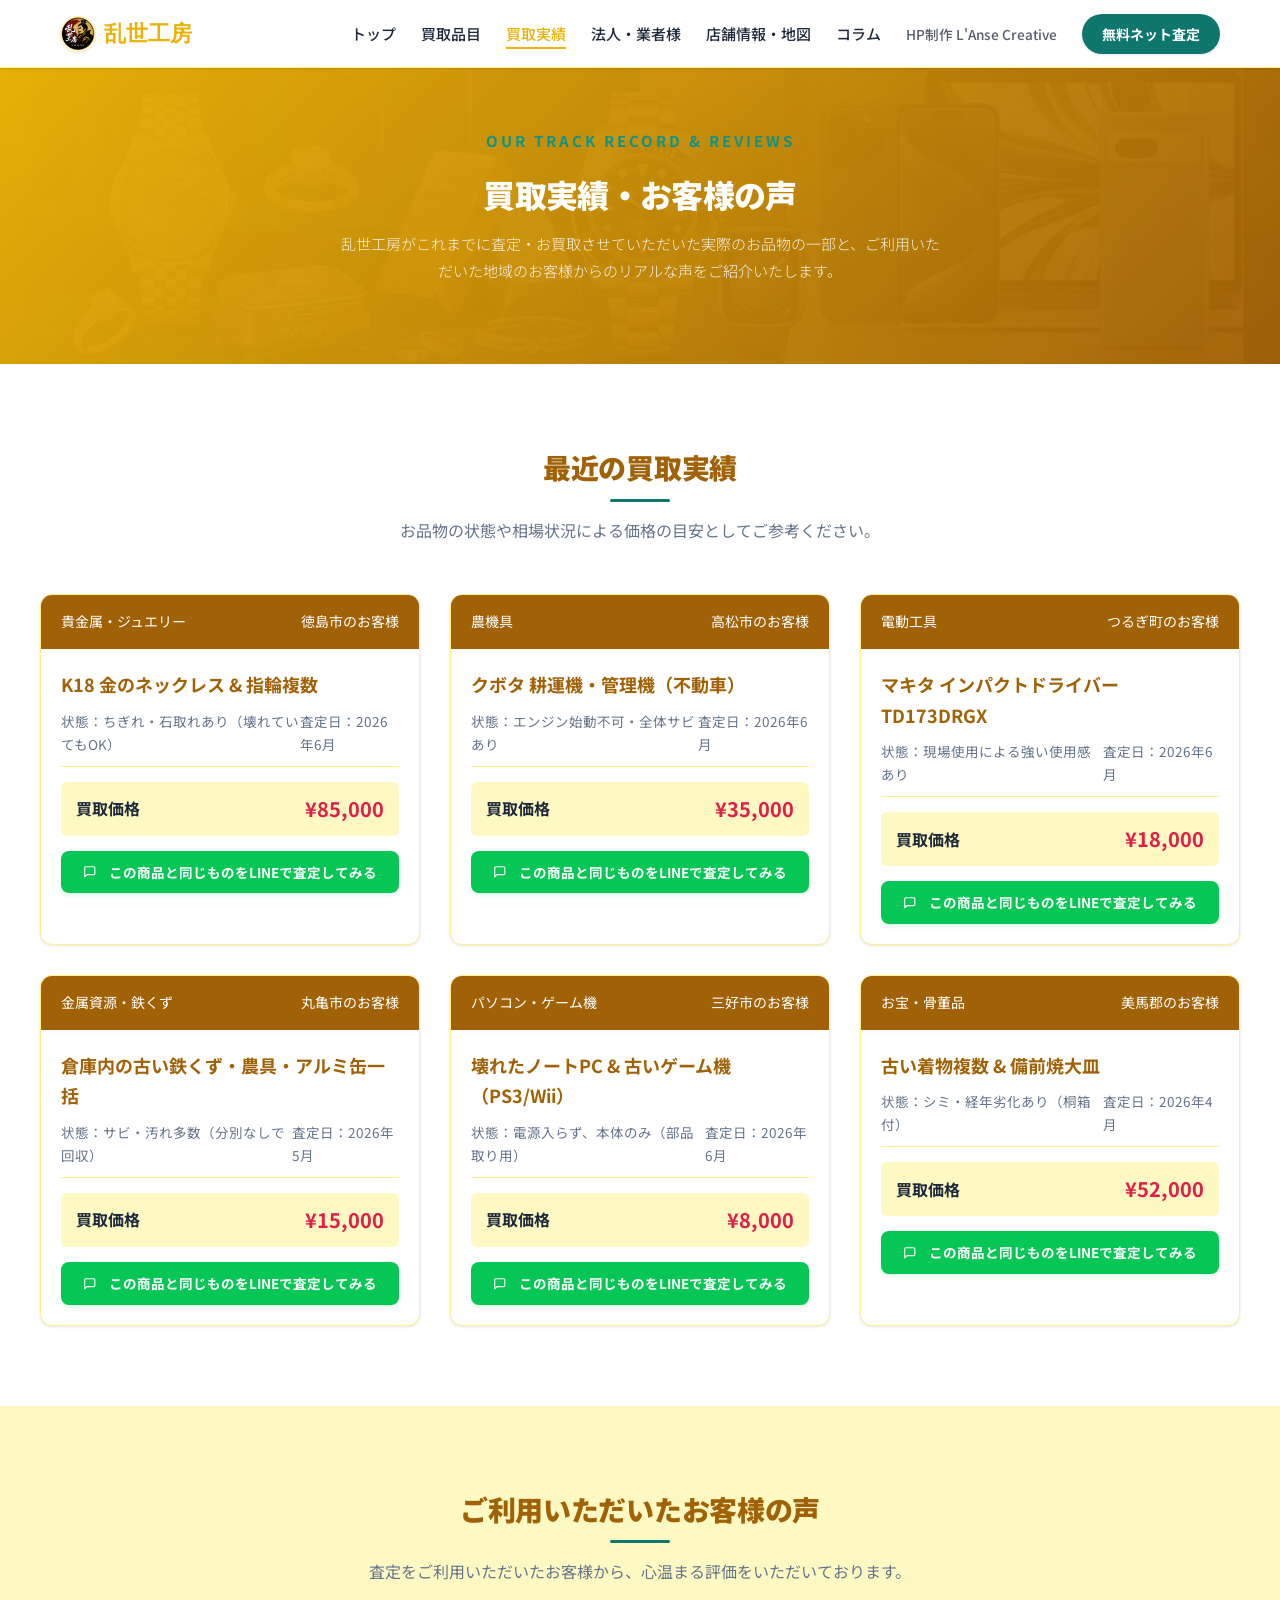
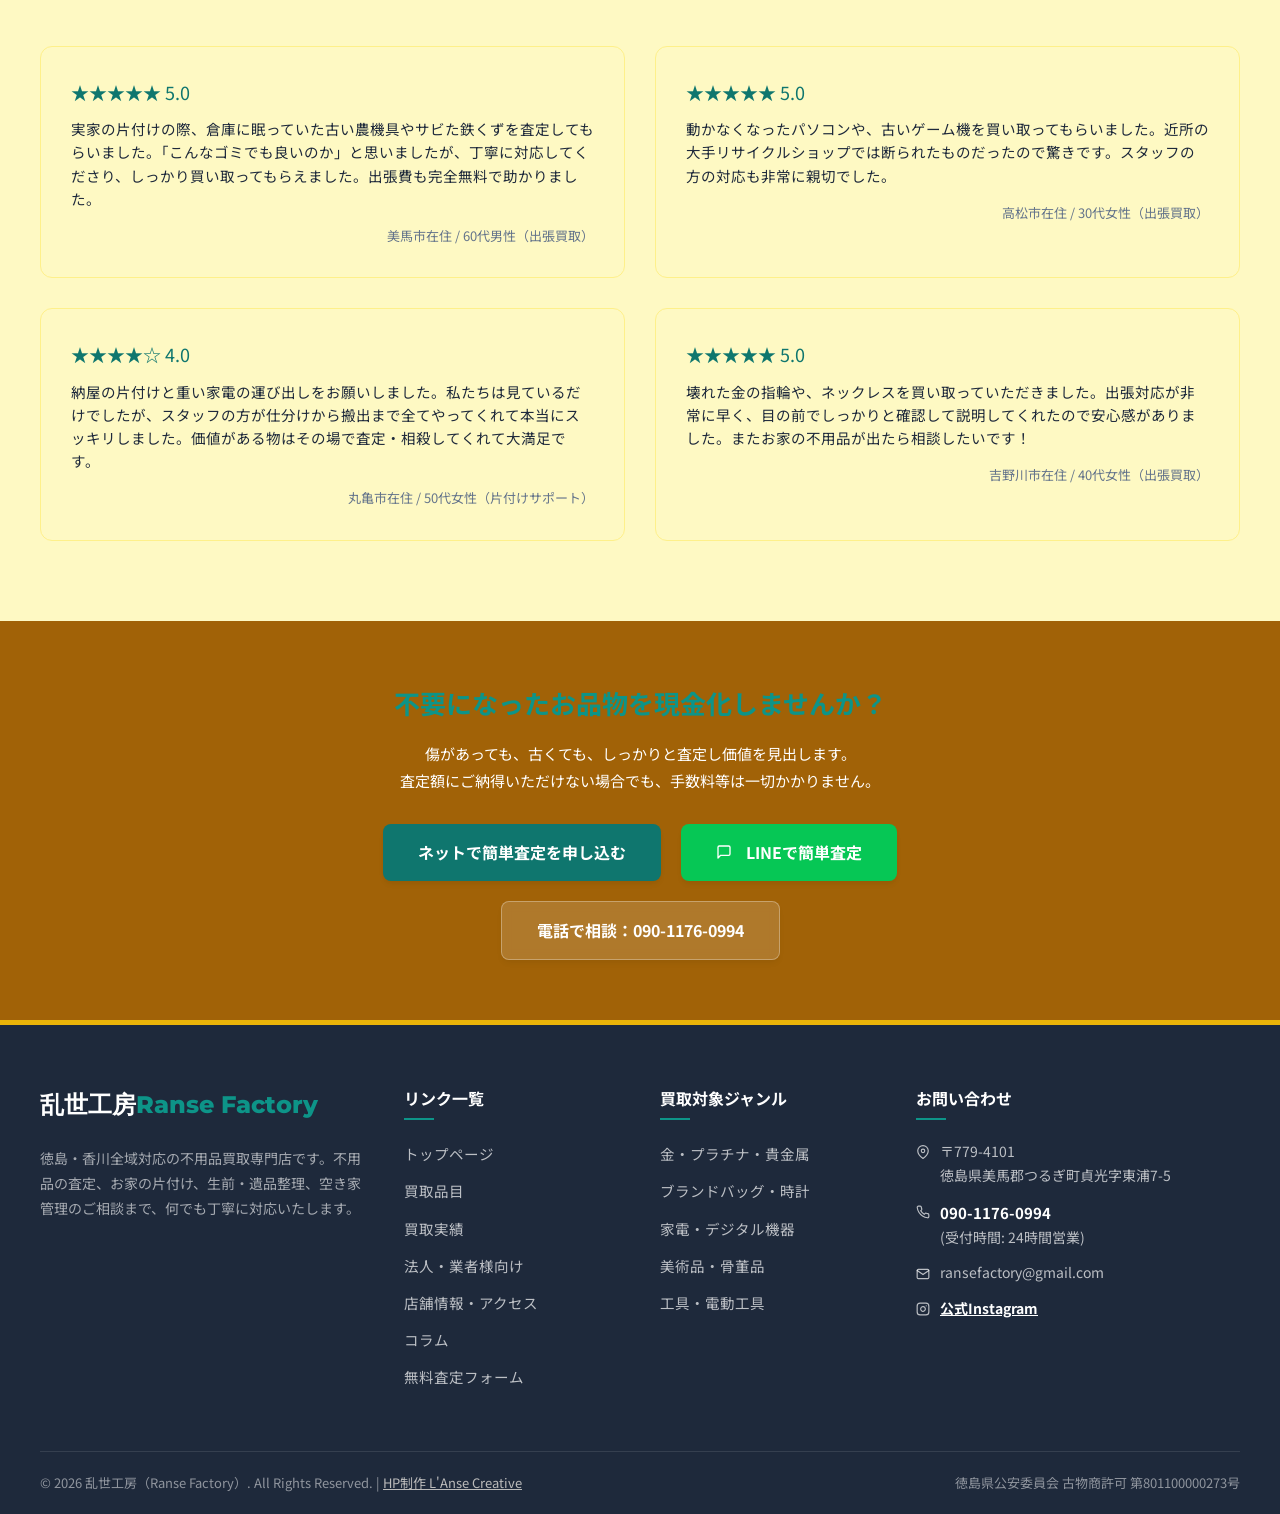
<file: cases.html>
<!DOCTYPE html>
<html lang="ja">
<head>
  <meta charset="UTF-8">
  <meta name="viewport" content="width=device-width, initial-scale=1.0">
  <title>買取実績・お客様の声 - 乱世工房（Ranse Factory）| 徳島・香川</title>
  <meta name="description" content="徳島県美馬郡の買取専門店「乱世工房（Ranse Factory）」の最新の買取実績とお客さまから寄せられた評価・ご感想の一覧です。金・ブランド品・電動工具・骨董品・農機具などの買取参考価格を公開中。">
  <link rel="stylesheet" href="style.css">
  <link rel="icon" type="image/png" href="favicon.png">
</head>
<body>

  <!-- NAVIGATION -->
  <header>
    <div class="nav-container">
      <a href="index.html" class="logo"><img src="assets/logo.jpg" alt="乱世工房 ロゴ" class="logo-icon">乱世工房</a>
      <button class="menu-toggle" id="menuToggle" aria-label="メニュー開閉">
        <span></span>
        <span></span>
        <span></span>
      </button>
      <ul class="nav-menu" id="navMenu">
        <li><a href="index.html" class="nav-link">トップ</a></li>
        <li><a href="categories.html" class="nav-link">買取品目</a></li>
        <li><a href="cases.html" class="nav-link active">買取実績</a></li>
        <li><a href="business.html" class="nav-link">法人・業者様</a></li>
        <li><a href="about.html" class="nav-link">店舗情報・地図</a></li>
        <li><a href="blog.html" class="nav-link">コラム</a></li>
        <li><a href="/L-Anse-Creative/" class="nav-link" style="font-size: 0.85em; opacity: 0.75;">HP制作 L'Anse Creative</a></li>
        <li><a href="contact.html" class="btn-nav-cta">無料ネット査定</a></li>
      </ul>
    </div>
  </header>

  <!-- PAGE HEADER -->
  <section class="hero" style="padding: 60px 20px 80px 20px;">
    <div class="hero-content">
      <div class="hero-tagline">OUR TRACK RECORD & REVIEWS</div>
      <h1 class="hero-title" style="font-size: 32px; margin-bottom: 15px;">買取実績・お客様の声</h1>
      <p class="hero-desc" style="font-size: 15px; margin-bottom: 0; max-width: 600px; margin-left: auto; margin-right: auto;">
        乱世工房がこれまでに査定・お買取させていただいた実際のお品物の一部と、ご利用いただいた地域のお客様からのリアルな声をご紹介いたします。
      </p>
    </div>
  </section>

  <!-- CASES GRID SECTION -->
  <section>
    <div class="container">
      <div class="section-header">
        <h2 class="section-title">最近の買取実績</h2>
        <p class="section-subtitle">お品物の状態や相場状況による価格の目安としてご参考ください。</p>
      </div>

      <div class="cases-grid">
        <!-- Case 1 -->
        <div class="case-card">
          <div class="case-header">
            <span>貴金属・ジュエリー</span>
            <span>徳島市のお客様</span>
          </div>
          <div class="case-body">
            <h3 class="case-title">K18 金のネックレス & 指輪複数</h3>
            <div class="case-meta">
              <span>状態：ちぎれ・石取れあり（壊れていてもOK）</span>
              <span>査定日：2026年6月</span>
            </div>
            <div class="case-price">
              買取価格 <span>¥85,000</span>
            </div>
            <a href="https://lin.ee/PN33evo" target="_blank" class="btn-line-micro"><svg class="icon-svg" viewBox="0 0 24 24" style="vertical-align: -0.15em; margin-right: 6px;"><path d="M21 15a2 2 0 0 1-2 2H7l-4 4V5a2 2 0 0 1 2-2h14a2 2 0 0 1 2 2z"></path></svg>この商品と同じものをLINEで査定してみる</a>
          </div>
        </div>

        <!-- Case 2 -->
        <div class="case-card">
          <div class="case-header">
            <span>農機具</span>
            <span>高松市のお客様</span>
          </div>
          <div class="case-body">
            <h3 class="case-title">クボタ 耕運機・管理機（不動車）</h3>
            <div class="case-meta">
              <span>状態：エンジン始動不可・全体サビあり</span>
              <span>査定日：2026年6月</span>
            </div>
            <div class="case-price">
              買取価格 <span>¥35,000</span>
            </div>
            <a href="https://lin.ee/PN33evo" target="_blank" class="btn-line-micro"><svg class="icon-svg" viewBox="0 0 24 24" style="vertical-align: -0.15em; margin-right: 6px;"><path d="M21 15a2 2 0 0 1-2 2H7l-4 4V5a2 2 0 0 1 2-2h14a2 2 0 0 1 2 2z"></path></svg>この商品と同じものをLINEで査定してみる</a>
          </div>
        </div>

        <!-- Case 3 -->
        <div class="case-card">
          <div class="case-header">
            <span>電動工具</span>
            <span>つるぎ町のお客様</span>
          </div>
          <div class="case-body">
            <h3 class="case-title">マキタ インパクトドライバー TD173DRGX</h3>
            <div class="case-meta">
              <span>状態：現場使用による強い使用感あり</span>
              <span>査定日：2026年6月</span>
            </div>
            <div class="case-price">
              買取価格 <span>¥18,000</span>
            </div>
            <a href="https://lin.ee/PN33evo" target="_blank" class="btn-line-micro"><svg class="icon-svg" viewBox="0 0 24 24" style="vertical-align: -0.15em; margin-right: 6px;"><path d="M21 15a2 2 0 0 1-2 2H7l-4 4V5a2 2 0 0 1 2-2h14a2 2 0 0 1 2 2z"></path></svg>この商品と同じものをLINEで査定してみる</a>
          </div>
        </div>

        <!-- Case 4 -->
        <div class="case-card">
          <div class="case-header">
            <span>金属資源・鉄くず</span>
            <span>丸亀市のお客様</span>
          </div>
          <div class="case-body">
            <h3 class="case-title">倉庫内の古い鉄くず・農具・アルミ缶一括</h3>
            <div class="case-meta">
              <span>状態：サビ・汚れ多数（分別なしで回収）</span>
              <span>査定日：2026年5月</span>
            </div>
            <div class="case-price">
              買取価格 <span>¥15,000</span>
            </div>
            <a href="https://lin.ee/PN33evo" target="_blank" class="btn-line-micro"><svg class="icon-svg" viewBox="0 0 24 24" style="vertical-align: -0.15em; margin-right: 6px;"><path d="M21 15a2 2 0 0 1-2 2H7l-4 4V5a2 2 0 0 1 2-2h14a2 2 0 0 1 2 2z"></path></svg>この商品と同じものをLINEで査定してみる</a>
          </div>
        </div>

        <!-- Case 5 -->
        <div class="case-card">
          <div class="case-header">
            <span>パソコン・ゲーム機</span>
            <span>三好市のお客様</span>
          </div>
          <div class="case-body">
            <h3 class="case-title">壊れたノートPC & 古いゲーム機（PS3/Wii）</h3>
            <div class="case-meta">
              <span>状態：電源入らず、本体のみ（部品取り用）</span>
              <span>査定日：2026年6月</span>
            </div>
            <div class="case-price">
              買取価格 <span>¥8,000</span>
            </div>
            <a href="https://lin.ee/PN33evo" target="_blank" class="btn-line-micro"><svg class="icon-svg" viewBox="0 0 24 24" style="vertical-align: -0.15em; margin-right: 6px;"><path d="M21 15a2 2 0 0 1-2 2H7l-4 4V5a2 2 0 0 1 2-2h14a2 2 0 0 1 2 2z"></path></svg>この商品と同じものをLINEで査定してみる</a>
          </div>
        </div>

        <!-- Case 6 -->
        <div class="case-card">
          <div class="case-header">
            <span>お宝・骨董品</span>
            <span>美馬郡のお客様</span>
          </div>
          <div class="case-body">
            <h3 class="case-title">古い着物複数 & 備前焼大皿</h3>
            <div class="case-meta">
              <span>状態：シミ・経年劣化あり（桐箱付）</span>
              <span>査定日：2026年4月</span>
            </div>
            <div class="case-price">
              買取価格 <span>¥52,000</span>
            </div>
            <a href="https://lin.ee/PN33evo" target="_blank" class="btn-line-micro"><svg class="icon-svg" viewBox="0 0 24 24" style="vertical-align: -0.15em; margin-right: 6px;"><path d="M21 15a2 2 0 0 1-2 2H7l-4 4V5a2 2 0 0 1 2-2h14a2 2 0 0 1 2 2z"></path></svg>この商品と同じものをLINEで査定してみる</a>
          </div>
        </div>
      </div>
    </div>
  </section>

  <!-- CUSTOMER REVIEWS SECTION -->
  <section class="section-bg-light">
    <div class="container">
      <div class="section-header">
        <h2 class="section-title">ご利用いただいたお客様の声</h2>
        <p class="section-subtitle">査定をご利用いただいたお客様から、心温まる評価をいただいております。</p>
      </div>

      <div class="reviews-grid">
        <!-- Review 1 -->
        <div class="review-card">
          <div class="review-rating">★★★★★ 5.0</div>
          <p class="review-text">
            実家の片付けの際、倉庫に眠っていた古い農機具やサビた鉄くずを査定してもらいました。「こんなゴミでも良いのか」と思いましたが、丁寧に対応してくださり、しっかり買い取ってもらえました。出張費も完全無料で助かりました。
          </p>
          <div class="review-author">美馬市在住 / 60代男性（出張買取）</div>
        </div>

        <!-- Review 2 -->
        <div class="review-card">
          <div class="review-rating">★★★★★ 5.0</div>
          <p class="review-text">
            動かなくなったパソコンや、古いゲーム機を買い取ってもらいました。近所の大手リサイクルショップでは断られたものだったので驚きです。スタッフの方の対応も非常に親切でした。
          </p>
          <div class="review-author">高松市在住 / 30代女性（出張買取）</div>
        </div>

        <!-- Review 3 -->
        <div class="review-card">
          <div class="review-rating">★★★★☆ 4.0</div>
          <p class="review-text">
            納屋の片付けと重い家電の運び出しをお願いしました。私たちは見ているだけでしたが、スタッフの方が仕分けから搬出まで全てやってくれて本当にスッキリしました。価値がある物はその場で査定・相殺してくれて大満足です。
          </p>
          <div class="review-author">丸亀市在住 / 50代女性（片付けサポート）</div>
        </div>

        <!-- Review 4 -->
        <div class="review-card">
          <div class="review-rating">★★★★★ 5.0</div>
          <p class="review-text">
            壊れた金の指輪や、ネックレスを買い取っていただきました。出張対応が非常に早く、目の前でしっかりと確認して説明してくれたので安心感がありました。またお家の不用品が出たら相談したいです！
          </p>
          <div class="review-author">吉野川市在住 / 40代女性（出張買取）</div>
        </div>
      </div>
    </div>
  </section>

  <!-- CTA SECTION -->
  <section style="background-color: var(--primary-dark); color: white; text-align: center; padding: 60px 20px;">
    <div class="container" style="max-width: 800px;">
      <h2 style="font-size: 26px; font-weight: 700; color: var(--secondary-light); margin-bottom: 15px;">不要になったお品物を現金化しませんか？</h2>
      <p style="font-size: 15px; line-height: 1.8; margin-bottom: 30px;">
        傷があっても、古くても、しっかりと査定し価値を見出します。<br>
        査定額にご納得いただけない場合でも、手数料等は一切かかりません。
      </p>
      <div style="display: flex; justify-content: center; gap: 20px; flex-wrap: wrap;">
        <a href="contact.html" class="btn" style="background-color: var(--secondary); color: white;">ネットで簡単査定を申し込む</a>
        <a href="https://lin.ee/PN33evo" target="_blank" class="btn btn-line"><svg class="icon-svg" viewBox="0 0 24 24" style="vertical-align: -0.15em; margin-right: 6px;"><path d="M21 15a2 2 0 0 1-2 2H7l-4 4V5a2 2 0 0 1 2-2h14a2 2 0 0 1 2 2z"></path></svg>LINEで簡単査定</a>
        <a href="tel:090-1176-0994" class="btn btn-secondary">電話で相談：090-1176-0994</a>
      </div>
    </div>
  </section>

  <!-- FOOTER -->
  <footer>
    <div class="footer-grid">
      <div class="footer-about">
        <div class="footer-logo">乱世工房<span>Ranse Factory</span></div>
        <p>
          徳島・香川全域対応の不用品買取専門店です。不用品の査定、お家の片付け、生前・遺品整理、空き家管理のご相談まで、何でも丁寧に対応いたします。
        </p>
      </div>
      <div class="footer-links">
        <h4>リンク一覧</h4>
        <ul>
          <li><a href="index.html">トップページ</a></li>
          <li><a href="categories.html">買取品目</a></li>
          <li><a href="cases.html">買取実績</a></li>
          <li><a href="business.html">法人・業者様向け</a></li>
          <li><a href="about.html">店舗情報・アクセス</a></li>
          <li><a href="blog.html">コラム</a></li>
          <li><a href="contact.html">無料査定フォーム</a></li>
        </ul>
      </div>
      <div class="footer-links">
        <h4>買取対象ジャンル</h4>
        <ul>
          <li><a href="categories.html">金・プラチナ・貴金属</a></li>
          <li><a href="categories.html">ブランドバッグ・時計</a></li>
          <li><a href="categories.html">家電・デジタル機器</a></li>
          <li><a href="categories.html">美術品・骨董品</a></li>
          <li><a href="categories.html">工具・電動工具</a></li>
        </ul>
      </div>
      <div class="footer-contact">
        <h4>お問い合わせ</h4>
        <ul class="footer-contact-info">
          <li>
            <span><svg class="icon-svg" viewBox="0 0 24 24"><path d="M21 10c0 7-9 13-9 13s-9-6-9-13a9 9 0 0 1 18 0z"></path><circle cx="12" cy="10" r="3"></circle></svg></span>
            <div>〒779-4101<br>徳島県美馬郡つるぎ町貞光字東浦7-5</div>
          </li>
          <li>
            <span><svg class="icon-svg" viewBox="0 0 24 24"><path d="M22 16.92v3a2 2 0 0 1-2.18 2 19.79 19.79 0 0 1-8.63-3.07 19.5 19.5 0 0 1-6-6 19.79 19.79 0 0 1-3.07-8.67A2 2 0 0 1 4.11 2h3a2 2 0 0 1 2 1.72 12.84 12.84 0 0 0 .7 2.81 2 2 0 0 1-.45 2.11L8.09 9.91a16 16 0 0 0 6 6l1.27-1.27a2 2 0 0 1 2.11-.45 12.84 12.84 0 0 0 2.81.7A2 2 0 0 1 22 16.92z"></path></svg></span>
            <div><a href="tel:090-1176-0994" style="font-weight:bold; font-size:15px; color:white;">090-1176-0994</a><br>(受付時間: 24時間営業)</div>
          </li>
          <li>
            <span><svg class="icon-svg" viewBox="0 0 24 24"><path d="M4 4h16c1.1 0 2 .9 2 2v12c0 1.1-.9 2-2 2H4c-1.1 0-2-.9-2-2V6c0-1.1.9-2 2-2z"></path><polyline points="22,6 12,13 2,6"></polyline></svg></span>
            <div>ransefactory@gmail.com</div>
          </li>
          <li>
            <span><svg class="icon-svg" viewBox="0 0 24 24"><rect x="2" y="2" width="20" height="20" rx="5" ry="5"></rect><path d="M16 11.37A4 4 0 1 1 12.63 8 4 4 0 0 1 16 11.37z"></path><line x1="17.5" y1="6.5" x2="17.51" y2="6.5"></line></svg></span>
            <div><a href="https://www.instagram.com/ransekoubou/?hl=ja" target="_blank" style="font-weight:bold; color:white; text-decoration:underline;">公式Instagram</a></div>
          </li>
        </ul>
      </div>
    </div>
    
    <div class="footer-bottom">
      <p>&copy; 2026 乱世工房（Ranse Factory）. All Rights Reserved. | <a href="/L-Anse-Creative/" style="color: #bbb; text-decoration: underline;">HP制作 L'Anse Creative</a></p>
      <p>徳島県公安委員会 古物商許可 第801100000273号</p>
    </div>
  </footer>

  <!-- MOBILE STICKY FOOTER -->
  <div class="sticky-footer-container">
    <a href="https://lin.ee/PN33evo" target="_blank" class="sticky-line-btn">
      <svg class="icon-svg" viewBox="0 0 24 24" style="vertical-align: -0.15em; margin-right: 6px;"><path d="M21 15a2 2 0 0 1-2 2H7l-4 4V5a2 2 0 0 1 2-2h14a2 2 0 0 1 2 2z"></path></svg>LINEで無料査定
    </a>
    <a href="tel:090-1176-0994" class="sticky-phone-btn">
      <svg class="icon-svg" viewBox="0 0 24 24" style="vertical-align: -0.15em; margin-right: 6px;"><path d="M22 16.92v3a2 2 0 0 1-2.18 2 19.79 19.79 0 0 1-8.63-3.07 19.5 19.5 0 0 1-6-6 19.79 19.79 0 0 1-3.07-8.67A2 2 0 0 1 4.11 2h3a2 2 0 0 1 2 1.72 12.84 12.84 0 0 0 .7 2.81 2 2 0 0 1-.45 2.11L8.09 9.91a16 16 0 0 0 6 6l1.27-1.27a2 2 0 0 1 2.11-.45 12.84 12.84 0 0 0 2.81.7A2 2 0 0 1 22 16.92z"></path></svg>電話
    </a>
  </div>

  <script src="script.js"></script>
</body>
</html>
</file>
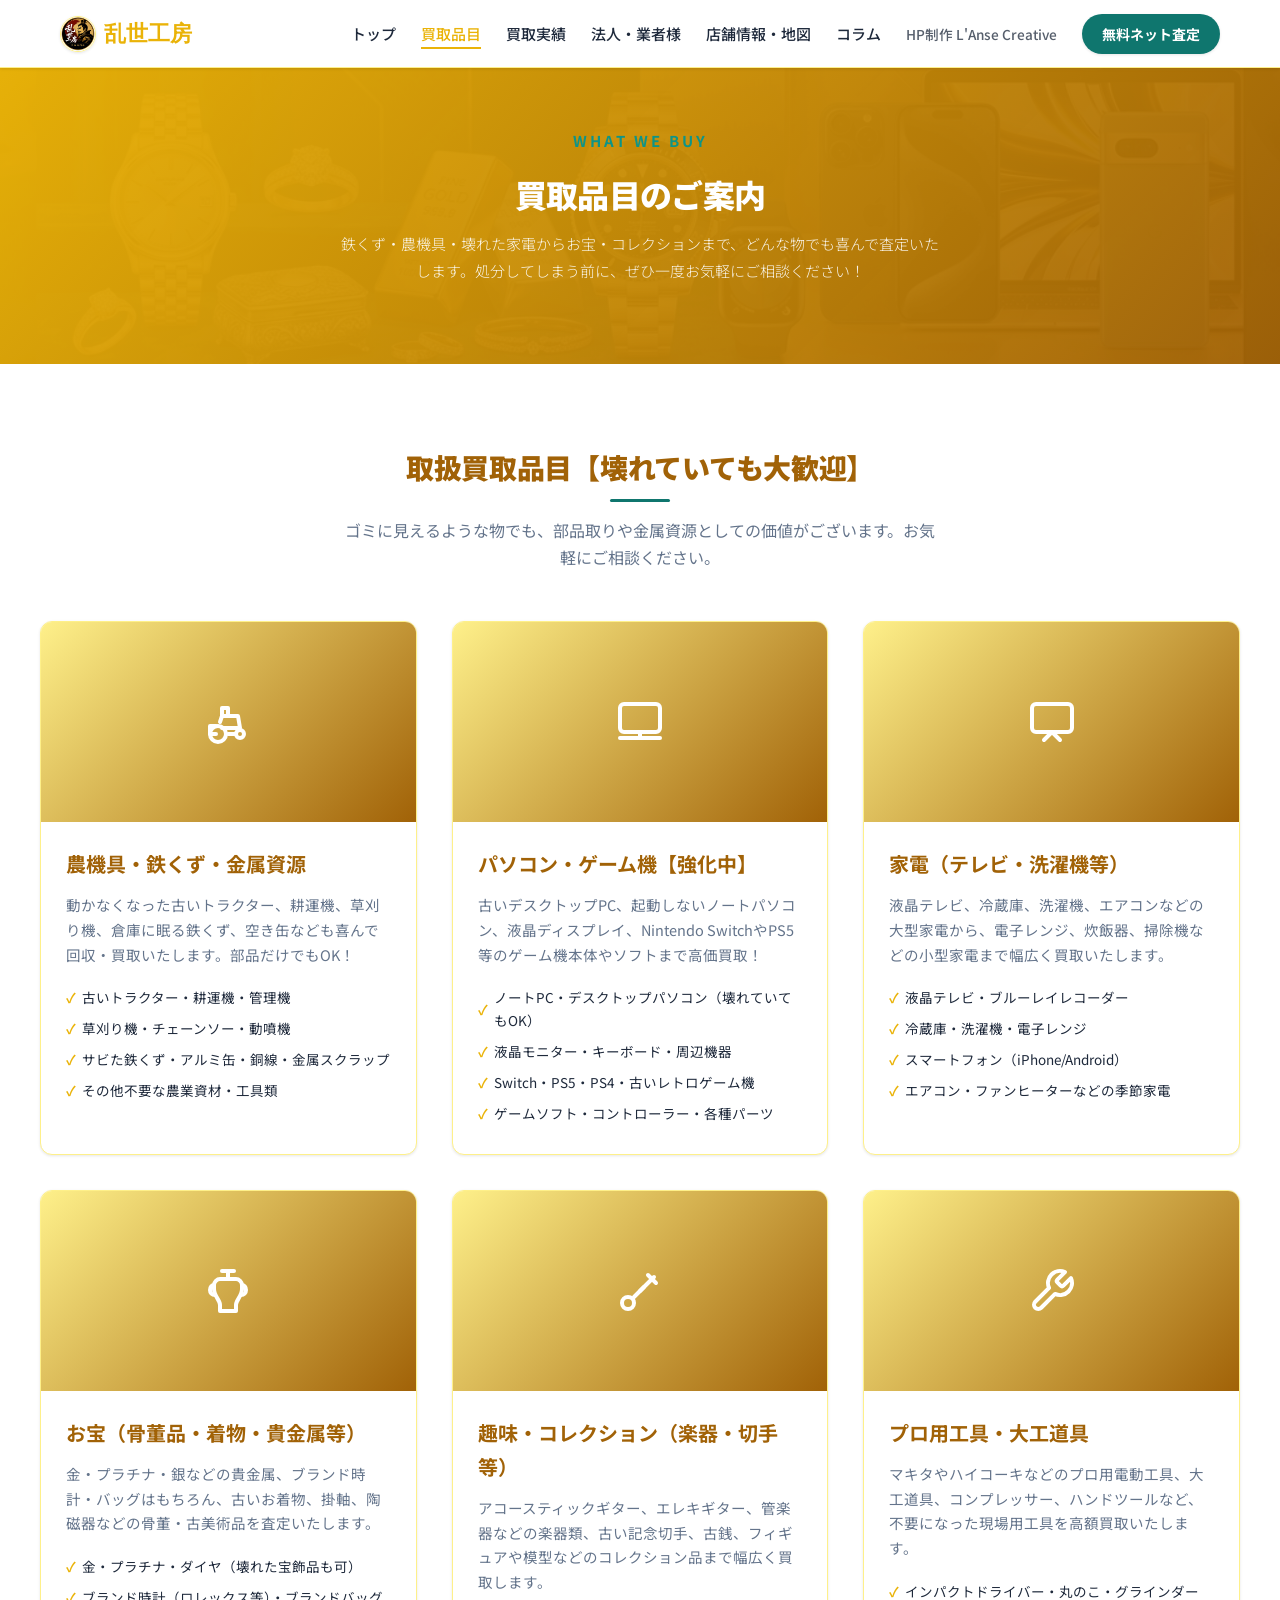
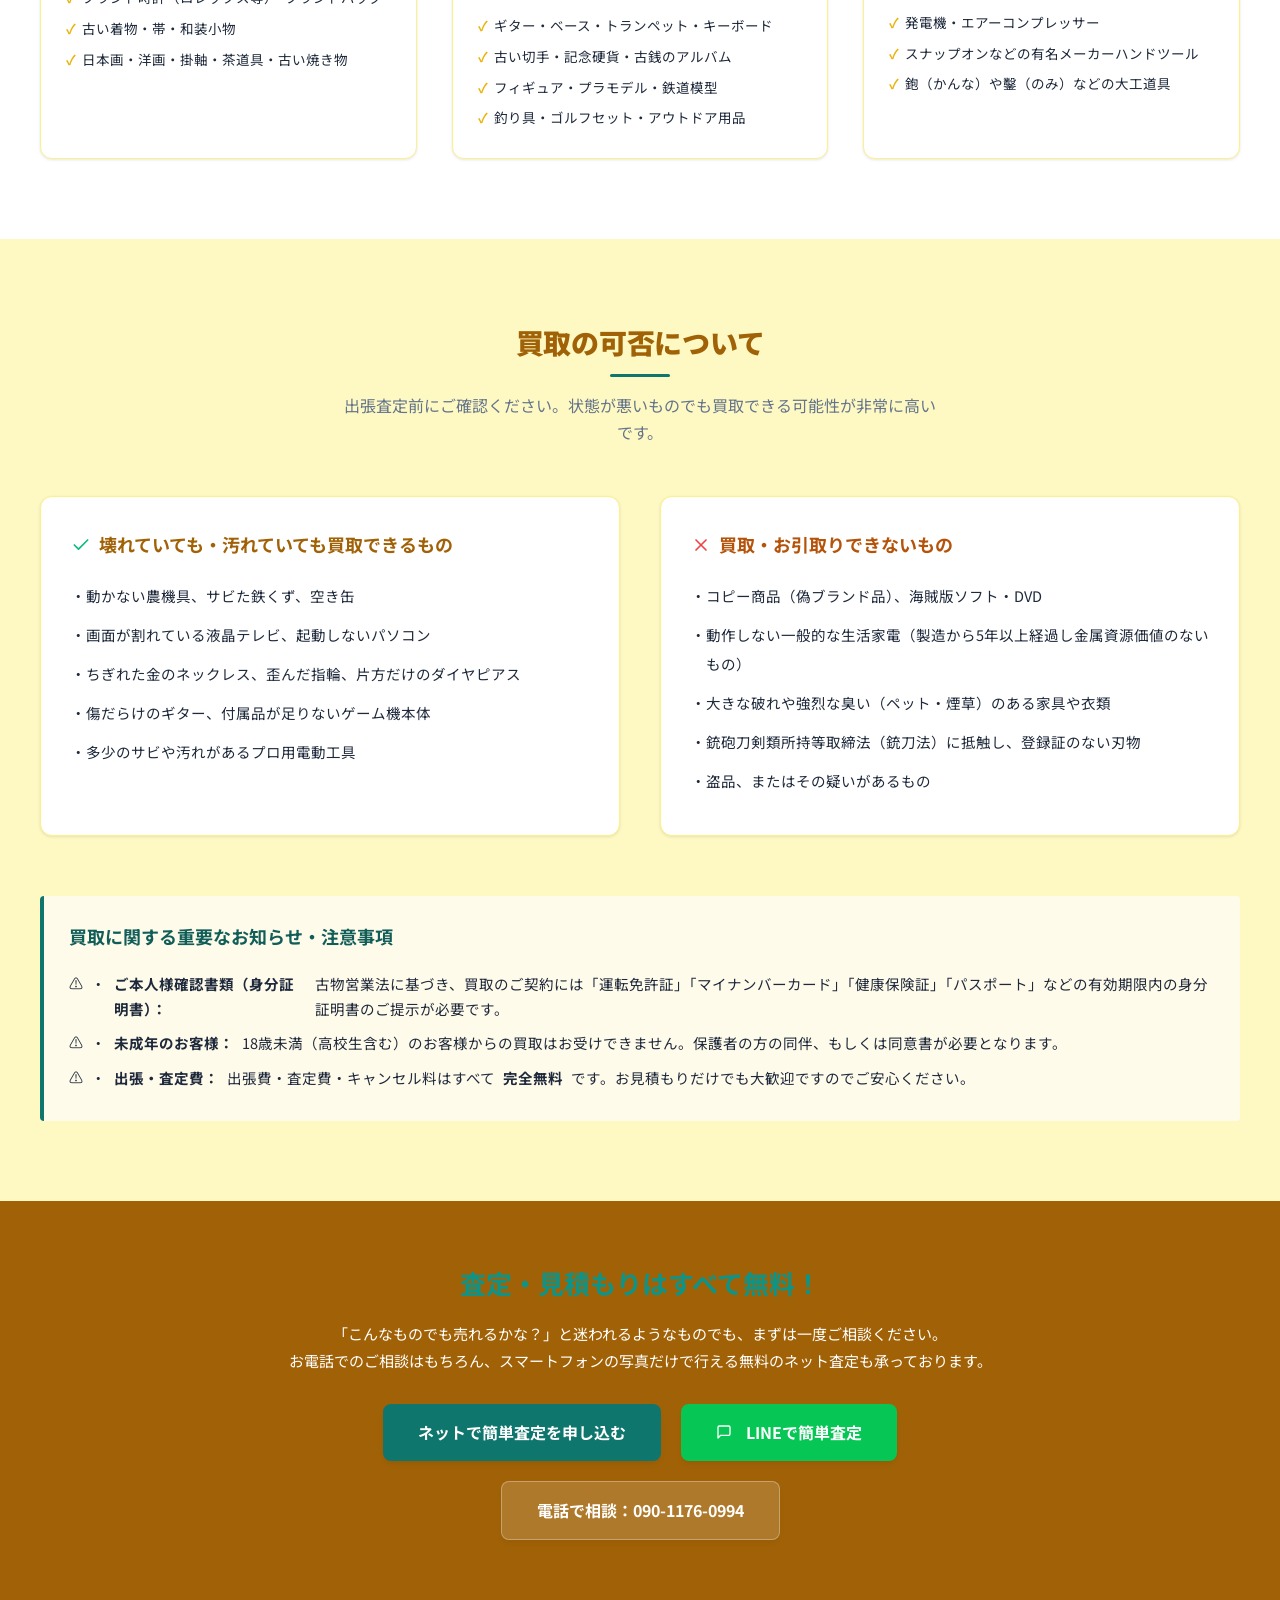
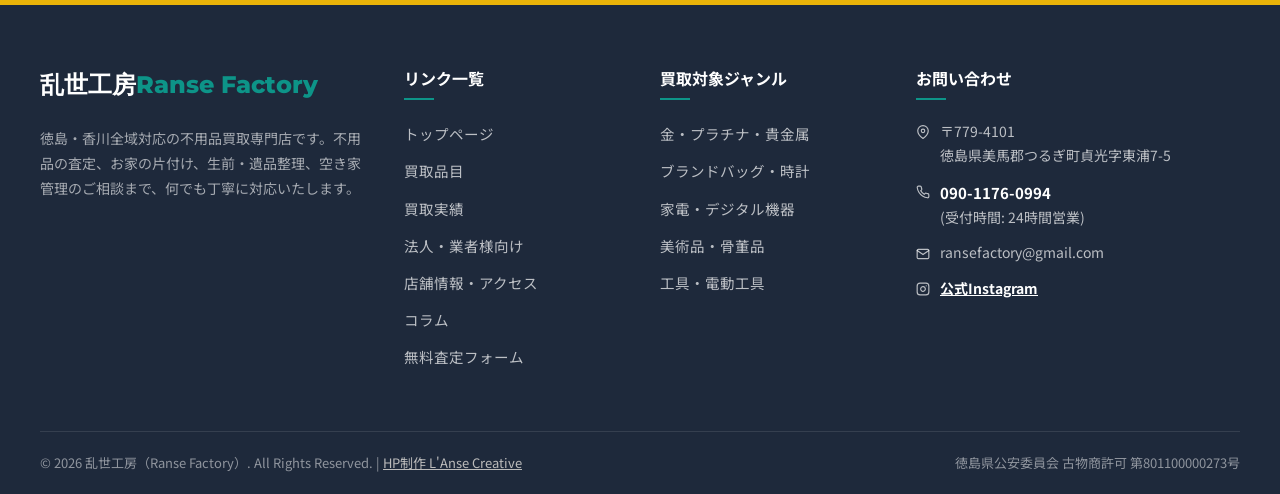
<file: categories.html>
<!DOCTYPE html>
<html lang="ja">
<head>
  <meta charset="UTF-8">
  <meta name="viewport" content="width=device-width, initial-scale=1.0">
  <title>買取品目一覧 - 乱世工房（Ranse Factory）| 徳島・香川</title>
  <meta name="description" content="徳島県美馬郡の買取専門店「乱世工房（Ranse Factory）」の買取品目一覧です。鉄くず・農機具・家電など、壊れていてもOK！お宝、パソコン・ゲーム機、趣味・コレクションなど、どんな物でも買取・無料査定いたします。">
  <link rel="stylesheet" href="style.css">
  <link rel="icon" type="image/png" href="favicon.png">
</head>
<body>

  <!-- NAVIGATION -->
  <header>
    <div class="nav-container">
      <a href="index.html" class="logo"><img src="assets/logo.jpg" alt="乱世工房 ロゴ" class="logo-icon">乱世工房</a>
      <button class="menu-toggle" id="menuToggle" aria-label="メニュー開閉">
        <span></span>
        <span></span>
        <span></span>
      </button>
      <ul class="nav-menu" id="navMenu">
        <li><a href="index.html" class="nav-link">トップ</a></li>
        <li><a href="categories.html" class="nav-link active">買取品目</a></li>
        <li><a href="cases.html" class="nav-link">買取実績</a></li>
        <li><a href="business.html" class="nav-link">法人・業者様</a></li>
        <li><a href="about.html" class="nav-link">店舗情報・地図</a></li>
        <li><a href="blog.html" class="nav-link">コラム</a></li>
        <li><a href="/L-Anse-Creative/" class="nav-link" style="font-size: 0.85em; opacity: 0.75;">HP制作 L'Anse Creative</a></li>
        <li><a href="contact.html" class="btn-nav-cta">無料ネット査定</a></li>
      </ul>
    </div>
  </header>

  <!-- PAGE HEADER -->
  <section class="hero" style="padding: 60px 20px 80px 20px;">
    <div class="hero-content">
      <div class="hero-tagline">WHAT WE BUY</div>
      <h1 class="hero-title" style="font-size: 32px; margin-bottom: 15px;">買取品目のご案内</h1>
      <p class="hero-desc" style="font-size: 15px; margin-bottom: 0; max-width: 600px; margin-left: auto; margin-right: auto;">
        鉄くず・農機具・壊れた家電からお宝・コレクションまで、どんな物でも喜んで査定いたします。処分してしまう前に、ぜひ一度お気軽にご相談ください！
      </p>
    </div>
  </section>

  <!-- CATEGORIES GRID SECTION -->
  <section>
    <div class="container">
      <div class="section-header">
        <h2 class="section-title">取扱買取品目【壊れていても大歓迎】</h2>
        <p class="section-subtitle">ゴミに見えるような物でも、部品取りや金属資源としての価値がございます。お気軽にご相談ください。</p>
      </div>

      <div class="cat-grid">
        <!-- Category 1 -->
        <div class="cat-card">
          <div class="cat-image">
            <div class="cat-placeholder"><svg class="icon-svg" viewBox="0 0 24 24"><circle cx="7" cy="18" r="4"></circle><circle cx="18" cy="18" r="2"></circle><path d="M12 18h4"></path><path d="M9 15h9l-1-6H9l-1 3"></path><path d="M9 9V5h3v4"></path><path d="M6 18H3v-4h3"></path></svg></div>
          </div>
          <div class="cat-body">
            <h3>農機具・鉄くず・金属資源</h3>
            <p>動かなくなった古いトラクター、耕運機、草刈り機、倉庫に眠る鉄くず、空き缶なども喜んで回収・買取いたします。部品だけでもOK！</p>
            <ul class="cat-items">
              <li>古いトラクター・耕運機・管理機</li>
              <li>草刈り機・チェーンソー・動噴機</li>
              <li>サビた鉄くず・アルミ缶・銅線・金属スクラップ</li>
              <li>その他不要な農業資材・工具類</li>
            </ul>
          </div>
        </div>

        <!-- Category 2 -->
        <div class="cat-card">
          <div class="cat-image">
            <div class="cat-placeholder"><svg class="icon-svg" viewBox="0 0 24 24"><rect x="2" y="3" width="20" height="14" rx="2" ry="2"></rect><line x1="2" y1="20" x2="22" y2="20"></line><line x1="12" y1="20" x2="12" y2="17"></line></svg></div>
          </div>
          <div class="cat-body">
            <h3>パソコン・ゲーム機【強化中】</h3>
            <p>古いデスクトップPC、起動しないノートパソコン、液晶ディスプレイ、Nintendo SwitchやPS5等のゲーム機本体やソフトまで高価買取！</p>
            <ul class="cat-items">
              <li>ノートPC・デスクトップパソコン（壊れていてもOK）</li>
              <li>液晶モニター・キーボード・周辺機器</li>
              <li>Switch・PS5・PS4・古いレトロゲーム機</li>
              <li>ゲームソフト・コントローラー・各種パーツ</li>
            </ul>
          </div>
        </div>

        <!-- Category 3 -->
        <div class="cat-card">
          <div class="cat-image">
            <div class="cat-placeholder"><svg class="icon-svg" viewBox="0 0 24 24"><rect x="2" y="3" width="20" height="14" rx="2" ry="2"></rect><polyline points="8,21 12,17 16,21"></polyline></svg></div>
          </div>
          <div class="cat-body">
            <h3>家電（テレビ・洗濯機等）</h3>
            <p>液晶テレビ、冷蔵庫、洗濯機、エアコンなどの大型家電から、電子レンジ、炊飯器、掃除機などの小型家電まで幅広く買取いたします。</p>
            <ul class="cat-items">
              <li>液晶テレビ・ブルーレイレコーダー</li>
              <li>冷蔵庫・洗濯機・電子レンジ</li>
              <li>スマートフォン（iPhone/Android）</li>
              <li>エアコン・ファンヒーターなどの季節家電</li>
            </ul>
          </div>
        </div>

        <!-- Category 4 -->
        <div class="cat-card">
          <div class="cat-image">
            <div class="cat-placeholder"><svg class="icon-svg" viewBox="0 0 24 24"><path d="M9 2h6"></path><path d="M12 2v4"></path><path d="M8 6h8c1.5 0 3 1.5 3 3v2c0 3.5-3 5.5-3 8v3H8v-3c0-2.5-3-4.5-3-8V9c0-1.5 1.5-3 3-3z"></path><path d="M5 9c-1 0-2 1-2 2.5S4 14 5.5 14"></path><path d="M19 9c1 0 2 1 2 2.5S20 14 18.5 14"></path></svg></div>
          </div>
          <div class="cat-body">
            <h3>お宝（骨董品・着物・貴金属等）</h3>
            <p>金・プラチナ・銀などの貴金属、ブランド時計・バッグはもちろん、古いお着物、掛軸、陶磁器などの骨董・古美術品を査定いたします。</p>
            <ul class="cat-items">
              <li>金・プラチナ・ダイヤ（壊れた宝飾品も可）</li>
              <li>ブランド時計（ロレックス等）・ブランドバッグ</li>
              <li>古い着物・帯・和装小物</li>
              <li>日本画・洋画・掛軸・茶道具・古い焼き物</li>
            </ul>
          </div>
        </div>

        <!-- Category 5 -->
        <div class="cat-card">
          <div class="cat-image">
            <div class="cat-placeholder"><svg class="icon-svg" viewBox="0 0 24 24"><path d="M9 18a3 3 0 1 1-6 0 3 3 0 0 1 6 0Z"></path><path d="M9 15l10-10"></path><path d="M16 4l4 4"></path><path d="M12 12l2-2"></path></svg></div>
          </div>
          <div class="cat-body">
            <h3>趣味・コレクション（楽器・切手等）</h3>
            <p>アコースティックギター、エレキギター、管楽器などの楽器類、古い記念切手、古銭、フィギュアや模型などのコレクション品まで幅広く買取します。</p>
            <ul class="cat-items">
              <li>ギター・ベース・トランペット・キーボード</li>
              <li>古い切手・記念硬貨・古銭のアルバム</li>
              <li>フィギュア・プラモデル・鉄道模型</li>
              <li>釣り具・ゴルフセット・アウトドア用品</li>
            </ul>
          </div>
        </div>

        <!-- Category 6 -->
        <div class="cat-card">
          <div class="cat-image">
            <div class="cat-placeholder"><svg class="icon-svg" viewBox="0 0 24 24"><path d="M14.7 6.3a1 1 0 0 0 0 1.4l1.6 1.6a1 1 0 0 0 1.4 0l3.77-3.77a6 6 0 0 1-7.94 7.94l-6.91 6.91a2.12 2.12 0 0 1-3-3l6.91-6.91a6 6 0 0 1 7.94-7.94l-3.76 3.76z"></path></svg></div>
          </div>
          <div class="cat-body">
            <h3>プロ用工具・大工道具</h3>
            <p>マキタやハイコーキなどのプロ用電動工具、大工道具、コンプレッサー、ハンドツールなど、不要になった現場用工具を高額買取いたします。</p>
            <ul class="cat-items">
              <li>インパクトドライバー・丸のこ・グラインダー</li>
              <li>発電機・エアーコンプレッサー</li>
              <li>スナップオンなどの有名メーカーハンドツール</li>
              <li>鉋（かんな）や鑿（のみ）などの大工道具</li>
            </ul>
          </div>
        </div>
      </div>
    </div>
  </section>

  <!-- CAN / CANNOT BUY SECTION -->
  <section class="section-bg-light">
    <div class="container">
      <div class="section-header">
        <h2 class="section-title">買取の可否について</h2>
        <p class="section-subtitle">出張査定前にご確認ください。状態が悪いものでも買取できる可能性が非常に高いです。</p>
      </div>

      <div class="split-grid">
        <!-- Eligible Items -->
        <div style="background-color: white; border: 1px solid var(--border-color); border-radius: 12px; padding: 30px; box-shadow: var(--shadow-sm);">
          <h3 style="color: var(--primary-dark); font-size: 18px; margin-bottom: 20px; display: flex; align-items: center; gap: 8px;">
            <span style="color: #10b981; font-size: 20px; vertical-align: -0.1em; display: inline-block; stroke-width: 3;"><svg class="icon-svg" viewBox="0 0 24 24"><polyline points="20 6 9 17 4 12"></polyline></svg></span> 壊れていても・汚れていても買取できるもの
          </h3>
          <ul style="list-style: none; font-size: 14.5px; line-height: 2.0; color: var(--text-dark);">
            <li style="margin-bottom: 10px; padding-left: 15px; text-indent: -15px;">・動かない農機具、サビた鉄くず、空き缶</li>
            <li style="margin-bottom: 10px; padding-left: 15px; text-indent: -15px;">・画面が割れている液晶テレビ、起動しないパソコン</li>
            <li style="margin-bottom: 10px; padding-left: 15px; text-indent: -15px;">・ちぎれた金のネックレス、歪んだ指輪、片方だけのダイヤピアス</li>
            <li style="margin-bottom: 10px; padding-left: 15px; text-indent: -15px;">・傷だらけのギター、付属品が足りないゲーム機本体</li>
            <li style="margin-bottom: 10px; padding-left: 15px; text-indent: -15px;">・多少のサビや汚れがあるプロ用電動工具</li>
          </ul>
        </div>

        <!-- Ineligible Items -->
        <div style="background-color: white; border: 1px solid var(--border-color); border-radius: 12px; padding: 30px; box-shadow: var(--shadow-sm);">
          <h3 style="color: #b45309; font-size: 18px; margin-bottom: 20px; display: flex; align-items: center; gap: 8px;">
            <span style="color: #ef4444; font-size: 20px; vertical-align: -0.1em; display: inline-block; stroke-width: 3;"><svg class="icon-svg" viewBox="0 0 24 24"><line x1="18" y1="6" x2="6" y2="18"></line><line x1="6" y1="6" x2="18" y2="18"></line></svg></span> 買取・お引取りできないもの
          </h3>
          <ul style="list-style: none; font-size: 14.5px; line-height: 2.0; color: var(--text-dark);">
            <li style="margin-bottom: 10px; padding-left: 15px; text-indent: -15px;">・コピー商品（偽ブランド品）、海賊版ソフト・DVD</li>
            <li style="margin-bottom: 10px; padding-left: 15px; text-indent: -15px;">・動作しない一般的な生活家電（製造から5年以上経過し金属資源価値のないもの）</li>
            <li style="margin-bottom: 10px; padding-left: 15px; text-indent: -15px;">・大きな破れや強烈な臭い（ペット・煙草）のある家具や衣類</li>
            <li style="margin-bottom: 10px; padding-left: 15px; text-indent: -15px;">・銃砲刀剣類所持等取締法（銃刀法）に抵触し、登録証のない刃物</li>
            <li style="margin-bottom: 10px; padding-left: 15px; text-indent: -15px;">・盗品、またはその疑いがあるもの</li>
          </ul>
        </div>
      </div>

      <!-- Attention Warning Box -->
      <div class="attention-box">
        <h3>買取に関する重要なお知らせ・注意事項</h3>
        <ul>
          <li>・<strong>ご本人様確認書類（身分証明書）：</strong> 古物営業法に基づき、買取のご契約には「運転免許証」「マイナンバーカード」「健康保険証」「パスポート」などの有効期限内の身分証明書のご提示が必要です。</li>
          <li>・<strong>未成年のお客様：</strong> 18歳未満（高校生含む）のお客様からの買取はお受けできません。保護者の方の同伴、もしくは同意書が必要となります。</li>
          <li>・<strong>出張・査定費：</strong> 出張費・査定費・キャンセル料はすべて<strong>完全無料</strong>です。お見積もりだけでも大歓迎ですのでご安心ください。</li>
        </ul>
      </div>

    </div>
  </section>

  <!-- CTA SECTION -->
  <section style="background-color: var(--primary-dark); color: white; text-align: center; padding: 60px 20px;">
    <div class="container" style="max-width: 800px;">
      <h2 style="font-size: 26px; font-weight: 700; color: var(--secondary-light); margin-bottom: 15px;">査定・見積もりはすべて無料！</h2>
      <p style="font-size: 15px; line-height: 1.8; margin-bottom: 30px;">
        「こんなものでも売れるかな？」と迷われるようなものでも、まずは一度ご相談ください。<br>
        お電話でのご相談はもちろん、スマートフォンの写真だけで行える無料のネット査定も承っております。
      </p>
      <div style="display: flex; justify-content: center; gap: 20px; flex-wrap: wrap;">
        <a href="contact.html" class="btn" style="background-color: var(--secondary); color: white;">ネットで簡単査定を申し込む</a>
        <a href="https://lin.ee/PN33evo" target="_blank" class="btn btn-line"><svg class="icon-svg" viewBox="0 0 24 24" style="vertical-align: -0.15em; margin-right: 6px;"><path d="M21 15a2 2 0 0 1-2 2H7l-4 4V5a2 2 0 0 1 2-2h14a2 2 0 0 1 2 2z"></path></svg>LINEで簡単査定</a>
        <a href="tel:090-1176-0994" class="btn btn-secondary">電話で相談：090-1176-0994</a>
      </div>
    </div>
  </section>

  <!-- FOOTER -->
  <footer>
    <div class="footer-grid">
      <div class="footer-about">
        <div class="footer-logo">乱世工房<span>Ranse Factory</span></div>
        <p>
          徳島・香川全域対応の不用品買取専門店です。不用品の査定、お家の片付け、生前・遺品整理、空き家管理のご相談まで、何でも丁寧に対応いたします。
        </p>
      </div>
      <div class="footer-links">
        <h4>リンク一覧</h4>
        <ul>
          <li><a href="index.html">トップページ</a></li>
          <li><a href="categories.html">買取品目</a></li>
          <li><a href="cases.html">買取実績</a></li>
          <li><a href="business.html">法人・業者様向け</a></li>
          <li><a href="about.html">店舗情報・アクセス</a></li>
          <li><a href="blog.html">コラム</a></li>
          <li><a href="contact.html">無料査定フォーム</a></li>
        </ul>
      </div>
      <div class="footer-links">
        <h4>買取対象ジャンル</h4>
        <ul>
          <li><a href="categories.html">金・プラチナ・貴金属</a></li>
          <li><a href="categories.html">ブランドバッグ・時計</a></li>
          <li><a href="categories.html">家電・デジタル機器</a></li>
          <li><a href="categories.html">美術品・骨董品</a></li>
          <li><a href="categories.html">工具・電動工具</a></li>
        </ul>
      </div>
      <div class="footer-contact">
        <h4>お問い合わせ</h4>
        <ul class="footer-contact-info">
          <li>
            <span><svg class="icon-svg" viewBox="0 0 24 24"><path d="M21 10c0 7-9 13-9 13s-9-6-9-13a9 9 0 0 1 18 0z"></path><circle cx="12" cy="10" r="3"></circle></svg></span>
            <div>〒779-4101<br>徳島県美馬郡つるぎ町貞光字東浦7-5</div>
          </li>
          <li>
            <span><svg class="icon-svg" viewBox="0 0 24 24"><path d="M22 16.92v3a2 2 0 0 1-2.18 2 19.79 19.79 0 0 1-8.63-3.07 19.5 19.5 0 0 1-6-6 19.79 19.79 0 0 1-3.07-8.67A2 2 0 0 1 4.11 2h3a2 2 0 0 1 2 1.72 12.84 12.84 0 0 0 .7 2.81 2 2 0 0 1-.45 2.11L8.09 9.91a16 16 0 0 0 6 6l1.27-1.27a2 2 0 0 1 2.11-.45 12.84 12.84 0 0 0 2.81.7A2 2 0 0 1 22 16.92z"></path></svg></span>
            <div><a href="tel:090-1176-0994" style="font-weight:bold; font-size:15px; color:white;">090-1176-0994</a><br>(受付時間: 24時間営業)</div>
          </li>
          <li>
            <span><svg class="icon-svg" viewBox="0 0 24 24"><path d="M4 4h16c1.1 0 2 .9 2 2v12c0 1.1-.9 2-2 2H4c-1.1 0-2-.9-2-2V6c0-1.1.9-2 2-2z"></path><polyline points="22,6 12,13 2,6"></polyline></svg></span>
            <div>ransefactory@gmail.com</div>
          </li>
          <li>
            <span><svg class="icon-svg" viewBox="0 0 24 24"><rect x="2" y="2" width="20" height="20" rx="5" ry="5"></rect><path d="M16 11.37A4 4 0 1 1 12.63 8 4 4 0 0 1 16 11.37z"></path><line x1="17.5" y1="6.5" x2="17.51" y2="6.5"></line></svg></span>
            <div><a href="https://www.instagram.com/ransekoubou/?hl=ja" target="_blank" style="font-weight:bold; color:white; text-decoration:underline;">公式Instagram</a></div>
          </li>
        </ul>
      </div>
    </div>
    
    <div class="footer-bottom">
      <p>&copy; 2026 乱世工房（Ranse Factory）. All Rights Reserved. | <a href="/L-Anse-Creative/" style="color: #bbb; text-decoration: underline;">HP制作 L'Anse Creative</a></p>
      <p>徳島県公安委員会 古物商許可 第801100000273号</p>
    </div>
  </footer>

  <!-- MOBILE STICKY FOOTER -->
  <div class="sticky-footer-container">
    <a href="https://lin.ee/PN33evo" target="_blank" class="sticky-line-btn">
      <svg class="icon-svg" viewBox="0 0 24 24" style="vertical-align: -0.15em; margin-right: 6px;"><path d="M21 15a2 2 0 0 1-2 2H7l-4 4V5a2 2 0 0 1 2-2h14a2 2 0 0 1 2 2z"></path></svg>LINEで無料査定
    </a>
    <a href="tel:090-1176-0994" class="sticky-phone-btn">
      <svg class="icon-svg" viewBox="0 0 24 24" style="vertical-align: -0.15em; margin-right: 6px;"><path d="M22 16.92v3a2 2 0 0 1-2.18 2 19.79 19.79 0 0 1-8.63-3.07 19.5 19.5 0 0 1-6-6 19.79 19.79 0 0 1-3.07-8.67A2 2 0 0 1 4.11 2h3a2 2 0 0 1 2 1.72 12.84 12.84 0 0 0 .7 2.81 2 2 0 0 1-.45 2.11L8.09 9.91a16 16 0 0 0 6 6l1.27-1.27a2 2 0 0 1 2.11-.45 12.84 12.84 0 0 0 2.81.7A2 2 0 0 1 22 16.92z"></path></svg>電話
    </a>
  </div>

  <script src="script.js"></script>
</body>
</html>
</file>
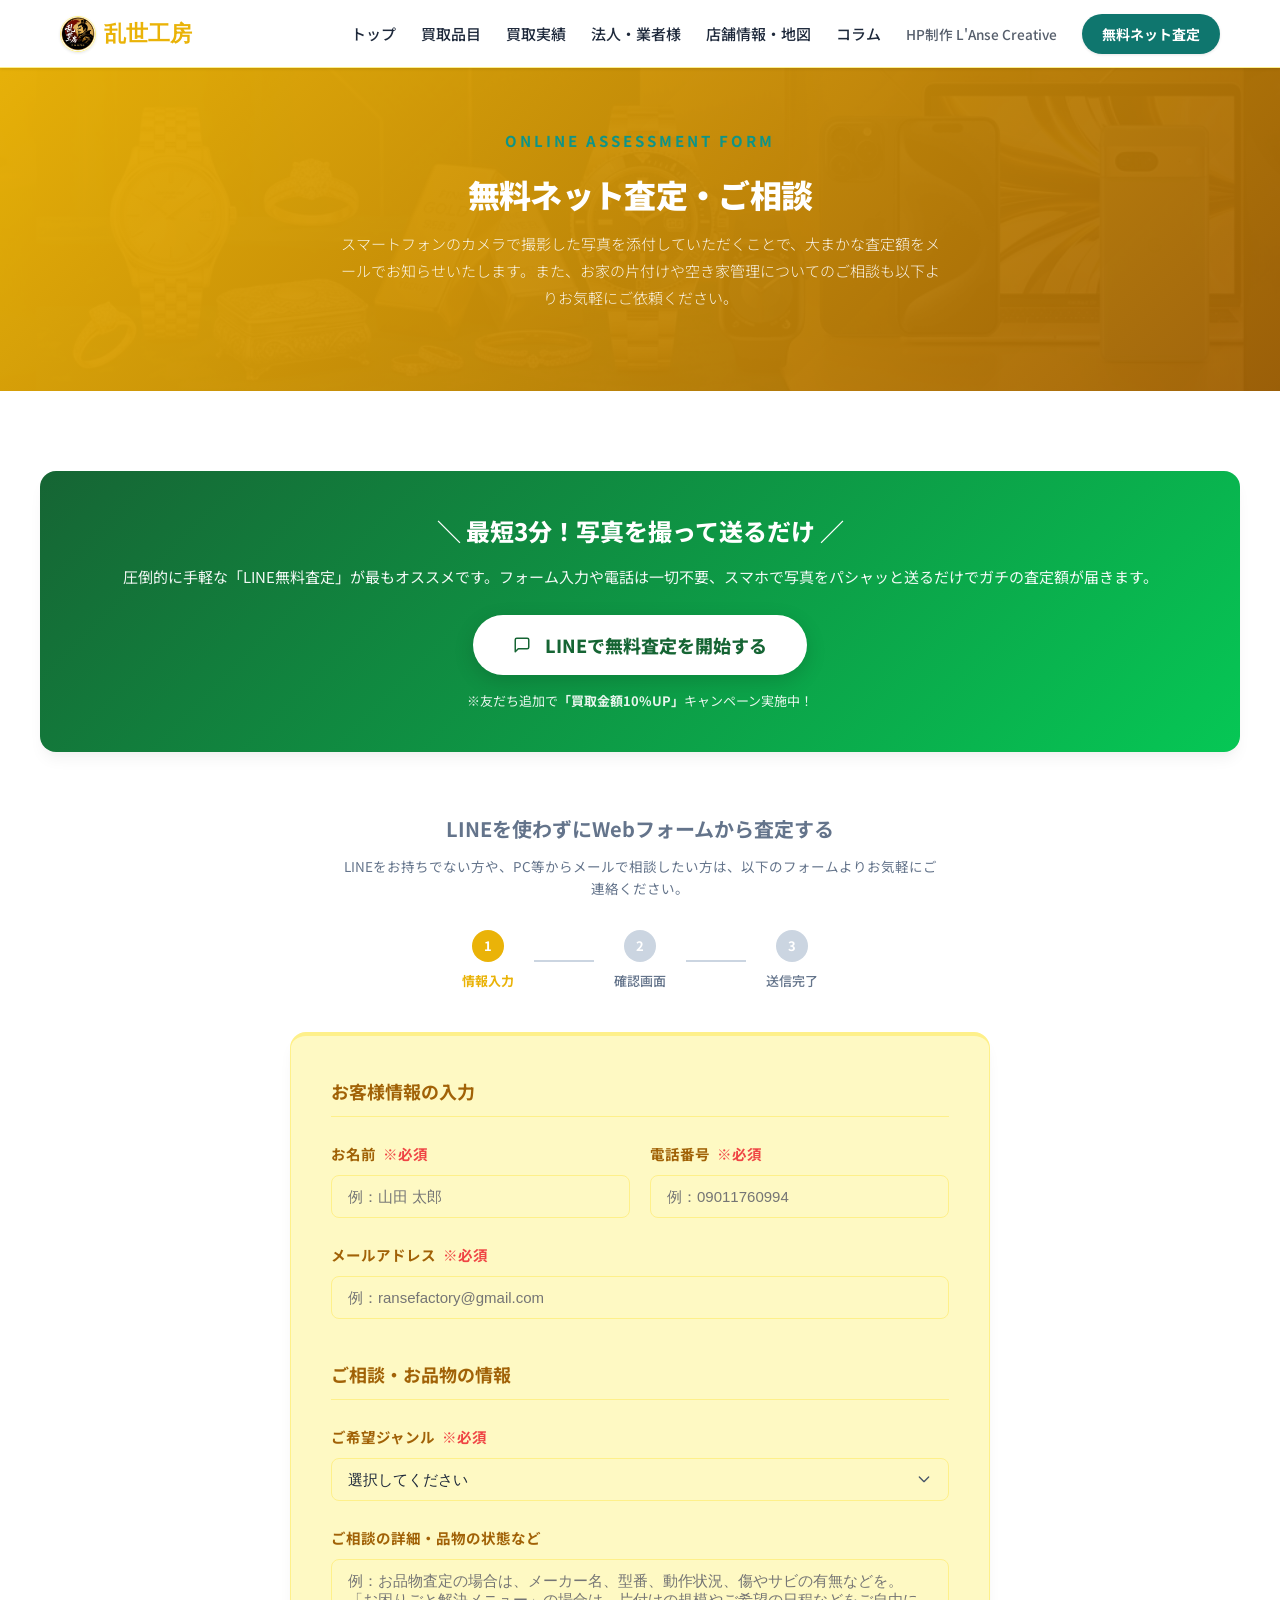
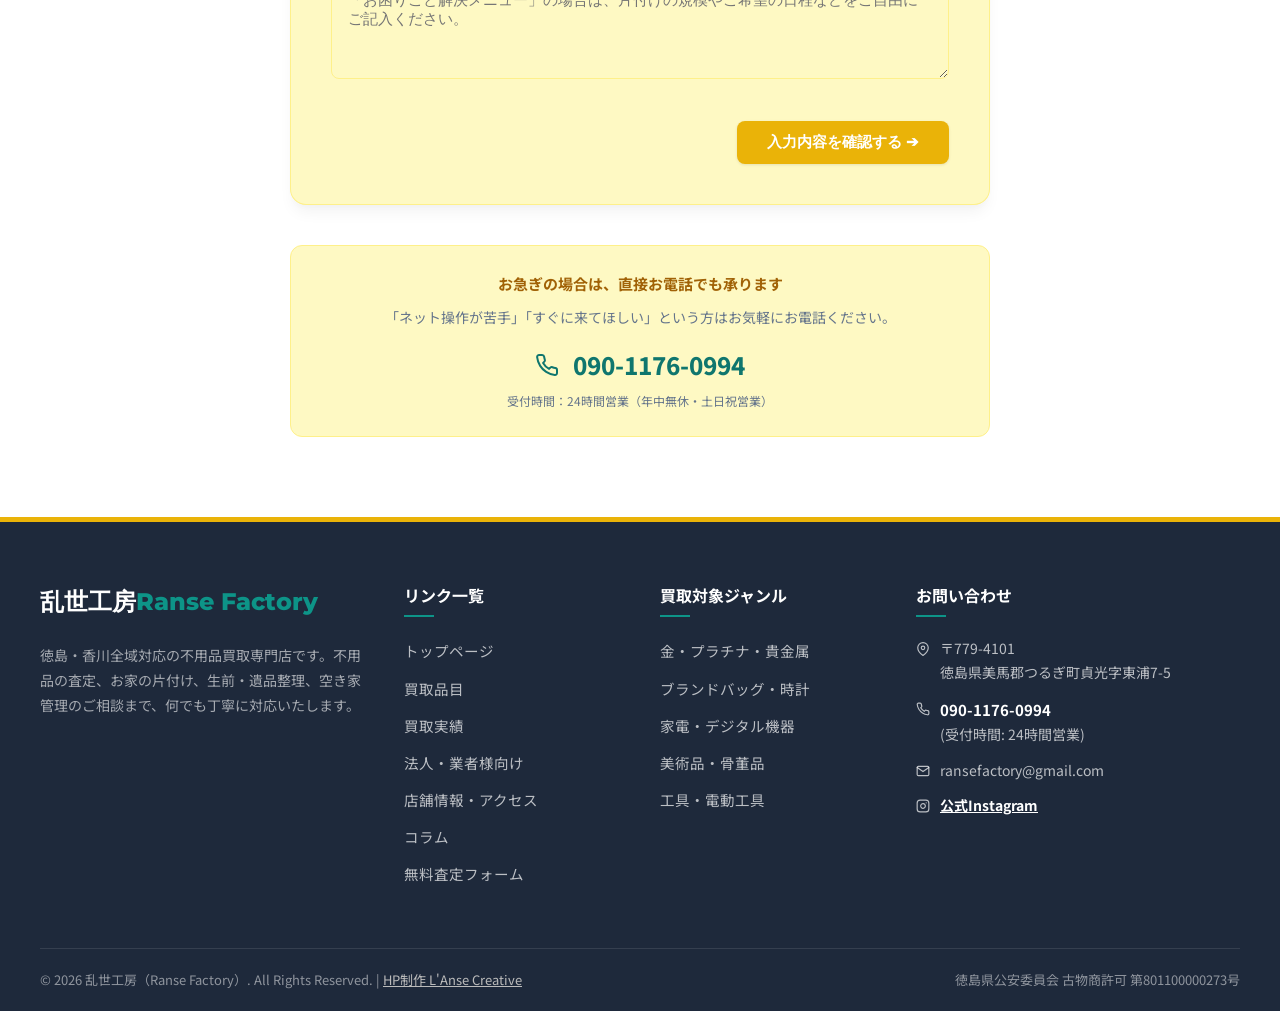
<file: contact.html>
<!DOCTYPE html>
<html lang="ja">
<head>
  <meta charset="UTF-8">
  <meta name="viewport" content="width=device-width, initial-scale=1.0">
  <title>無料オンライン査定・お問い合わせ - 乱世工房（Ranse Factory）| 徳島・香川</title>
  <meta name="description" content="徳島県美馬郡の不用品買取専門店「乱世工房（Ranse Factory）」の無料オンライン査定・お問い合わせページです。品物の写真を撮って送るだけで、簡単にお見積もり・査定が可能です。空き家管理や片付けのご相談も承ります。">
  <link rel="stylesheet" href="style.css">
  <link rel="icon" type="image/png" href="favicon.png">
</head>
<body>

  <!-- NAVIGATION -->
  <header>
    <div class="nav-container">
      <a href="index.html" class="logo"><img src="assets/logo.jpg" alt="乱世工房 ロゴ" class="logo-icon">乱世工房</a>
      <button class="menu-toggle" id="menuToggle" aria-label="メニュー開閉">
        <span></span>
        <span></span>
        <span></span>
      </button>
      <ul class="nav-menu" id="navMenu">
        <li><a href="index.html" class="nav-link">トップ</a></li>
        <li><a href="categories.html" class="nav-link">買取品目</a></li>
        <li><a href="cases.html" class="nav-link">買取実績</a></li>
        <li><a href="business.html" class="nav-link">法人・業者様</a></li>
        <li><a href="about.html" class="nav-link">店舗情報・地図</a></li>
        <li><a href="blog.html" class="nav-link">コラム</a></li>
        <li><a href="/L-Anse-Creative/" class="nav-link" style="font-size: 0.85em; opacity: 0.75;">HP制作 L'Anse Creative</a></li>
        <li><a href="contact.html" class="btn-nav-cta">無料ネット査定</a></li>
      </ul>
    </div>
  </header>

  <!-- PAGE HEADER -->
  <section class="hero" style="padding: 60px 20px 80px 20px;">
    <div class="hero-content">
      <div class="hero-tagline">ONLINE ASSESSMENT FORM</div>
      <h1 class="hero-title" style="font-size: 32px; margin-bottom: 15px;">無料ネット査定・ご相談</h1>
      <p class="hero-desc" style="font-size: 15px; margin-bottom: 0; max-width: 600px; margin-left: auto; margin-right: auto;">
        スマートフォンのカメラで撮影した写真を添付していただくことで、大まかな査定額をメールでお知らせいたします。また、お家の片付けや空き家管理についてのご相談も以下よりお気軽にご依頼ください。
      </p>
    </div>
  </section>

  <!-- FORM SECTION -->
  <section>
    <div class="container">
      
      <!-- LINE Priority CTA Banner -->
      <div class="contact-line-hero">
        <h2>＼ 最短3分！写真を撮って送るだけ ／</h2>
        <p>圧倒的に手軽な「LINE無料査定」が最もオススメです。フォーム入力や電話は一切不要、スマホで写真をパシャッと送るだけでガチの査定額が届きます。</p>
        <a href="https://lin.ee/PN33evo" target="_blank" class="btn btn-line" style="font-weight: 800; border-radius: 50px;">
          <svg class="icon-svg" viewBox="0 0 24 24" style="vertical-align: -0.15em; margin-right: 6px;"><path d="M21 15a2 2 0 0 1-2 2H7l-4 4V5a2 2 0 0 1 2-2h14a2 2 0 0 1 2 2z"></path></svg>LINEで無料査定を開始する
        </a>
        <div style="font-size: 13px; margin-top: 15px; opacity: 0.9;">
          ※友だち追加で<strong>「買取金額10%UP」</strong>キャンペーン実施中！
        </div>
      </div>

      <!-- De-emphasized Form Header -->
      <div style="text-align: center; margin: 60px auto 30px auto; max-width: 600px;">
        <h2 class="deemphasized-section-title">LINEを使わずにWebフォームから査定する</h2>
        <p style="font-size: 13.5px; color: var(--text-light); line-height: 1.6;">
          LINEをお持ちでない方や、PC等からメールで相談したい方は、以下のフォームよりお気軽にご連絡ください。
        </p>
      </div>
      
      <!-- Progress Bar -->
      <div class="form-progress">
        <div class="progress-step active" id="progressStep1">
          <div class="progress-num">1</div>
          <span>情報入力</span>
        </div>
        <div class="progress-line" id="progressLine1"></div>
        <div class="progress-step" id="progressStep2">
          <div class="progress-num">2</div>
          <span>確認画面</span>
        </div>
        <div class="progress-line" id="progressLine2"></div>
        <div class="progress-step" id="progressStep3">
          <div class="progress-num">3</div>
          <span>送信完了</span>
        </div>
      </div>

      <!-- Main Form Card -->
      <div class="form-card" style="border-top: 4px solid var(--border-color); background-color: var(--bg-light);">
        <form id="estimationForm">
          <!-- Web3Forms Config -->
          <input type="hidden" name="access_key" value="1823e8cb-82fc-4741-baec-a17d08ee8f1e">
          <input type="hidden" name="subject" value="【乱世工房】オンライン無料査定の依頼が届きました">
          <input type="hidden" name="from_name" value="乱世工房 オンライン査定窓口">
          <input type="checkbox" name="botcheck" class="hidden" style="display: none;">

          <!-- STEP 1: INPUT SCREEN -->
          <div id="step1">
            <h3 style="font-size: 18px; color: var(--primary-dark); margin-bottom: 25px; border-bottom: 1px solid var(--border-color); padding-bottom: 10px;">お客様情報の入力</h3>
            
            <div class="form-group row">
              <div>
                <label for="name">お名前 <span class="required">※必須</span></label>
                <input type="text" id="name" name="name" class="form-control" placeholder="例：山田 太郎" required>
              </div>
              <div>
                <label for="phone">電話番号 <span class="required">※必須</span></label>
                <input type="tel" id="phone" name="phone" class="form-control" placeholder="例：09011760994" required>
              </div>
            </div>

            <div class="form-group">
              <label for="email">メールアドレス <span class="required">※必須</span></label>
              <input type="email" id="email" name="email" class="form-control" placeholder="例：ransefactory@gmail.com" required>
            </div>

            <h3 style="font-size: 18px; color: var(--primary-dark); margin-top: 40px; margin-bottom: 25px; border-bottom: 1px solid var(--border-color); padding-bottom: 10px;">ご相談・お品物の情報</h3>

            <div class="form-group">
              <label for="category">ご希望ジャンル <span class="required">※必須</span></label>
              <select id="category" name="category" class="form-control" required>
                <option value="" disabled selected>選択してください</option>
                <option value="鉄くず・農機具・処分品">鉄くず・農機具・処分品</option>
                <option value="パソコン・ゲーム機">パソコン・ゲーム機</option>
                <option value="家電製品">家電製品（テレビ・洗濯機等）</option>
                <option value="お宝（骨董品・着物・貴金属等）">お宝（骨董品・着物・貴金属等）</option>
                <option value="趣味・コレクション・工具">趣味・コレクション・工具</option>
                <option value="その他・お困りごと相談">その他・お困りごと相談（片付け・空き家管理等）</option>
              </select>
            </div>

            <div class="form-group">
              <label for="details">ご相談の詳細・品物の状態など</label>
              <textarea id="details" name="details" class="form-control" placeholder="例：お品物査定の場合は、メーカー名、型番、動作状況、傷やサビの有無などを。「お困りごと解決メニュー」の場合は、片付けの規模やご希望の日程などをご自由にご記入ください。"></textarea>
            </div>



            <div class="form-actions">
              <button type="button" class="btn-form btn-form-next" id="nextBtn">入力内容を確認する ➔</button>
            </div>
          </div>

          <!-- STEP 2: CONFIRMATION SCREEN -->
          <div id="step2" style="display: none;">
            <h3 style="font-size: 18px; color: var(--primary-dark); margin-bottom: 20px; border-bottom: 1px solid var(--border-color); padding-bottom: 10px;">入力内容の確認</h3>
            <p style="font-size: 14px; color: var(--text-light); margin-bottom: 25px;">以下の内容で送信します。間違いがなければ「送信する」ボタンを押してください。</p>

            <div class="confirm-preview">
              <div class="confirm-row">
                <div class="confirm-label">お名前</div>
                <div class="confirm-val" id="confirmName"></div>
              </div>
              <div class="confirm-row">
                <div class="confirm-label">電話番号</div>
                <div class="confirm-val" id="confirmPhone"></div>
              </div>
              <div class="confirm-row">
                <div class="confirm-label">メールアドレス</div>
                <div class="confirm-val" id="confirmEmail"></div>
              </div>
              <div class="confirm-row">
                <div class="confirm-label">ご希望ジャンル</div>
                <div class="confirm-val" id="confirmCategory"></div>
              </div>
              <div class="confirm-row" style="border-bottom: none;">
                <div class="confirm-label">ご相談内容</div>
                <div class="confirm-val" id="confirmDetails"></div>
              </div>
            </div>

            <div class="form-actions" style="margin-top: 40px;">
              <button type="button" class="btn-form btn-form-prev" id="prevBtn">⬅ 修正する</button>
              <button type="submit" class="btn-form btn-form-submit" id="submitBtn">この内容で査定依頼する <svg class="icon-svg" viewBox="0 0 24 24" style="vertical-align: -0.15em; margin-left: 6px;"><svg class="icon-svg" viewBox="0 0 24 24"><path d="M14 9V5a3 3 0 0 0-3-3l-4 9v11h11.28a2 2 0 0 0 2-1.7l1.38-9a2 2 0 0 0-2-2.3zM7 22H4a2 2 0 0 1-2-2v-7a2 2 0 0 1 2-2h3"></path></svg></svg></button>
            </div>
          </div>

          <!-- STEP 3: THANK YOU SCREEN -->
          <div id="step3" class="success-screen" style="display: none;">
            <div class="success-icon"><svg class="icon-svg" viewBox="0 0 24 24"><polyline points="20 6 9 17 4 12"></polyline></svg></div>
            <h3>査定・ご相談のご依頼ありがとうございます！</h3>
            <p>
              送信が正常に完了いたしました。<br>
              ご記入いただいたメールアドレスへ、自動返信メールを送信しておりますのでご確認ください。<br><br>
              追って担当者より、折り返しメールまたはお電話（090-1176-0994）にてご連絡をさせていただきます。<br>
              今しばらくお待ちくださいますようお願いいたします。
            </p>
            <a href="index.html" class="btn" style="background-color: var(--primary); color: white; padding: 12px 30px;">トップページへ戻る</a>
          </div>
        </form>
      </div>

      <!-- Phone Alternate CTA -->
      <div style="max-width: 700px; margin: 40px auto 0 auto; text-align: center; background-color: var(--bg-light); border: 1px solid var(--border-color); border-radius: 12px; padding: 25px;">
        <h4 style="font-weight: bold; color: var(--primary-dark); margin-bottom: 10px; font-size: 15px;">お急ぎの場合は、直接お電話でも承ります</h4>
        <p style="font-size: 14px; color: var(--text-light); margin-bottom: 15px;">「ネット操作が苦手」「すぐに来てほしい」という方はお気軽にお電話ください。</p>
        <a href="tel:090-1176-0994" style="font-size: 24px; font-weight: 800; color: var(--secondary); display: inline-flex; align-items: center; gap: 8px;">
          <svg class="icon-svg" viewBox="0 0 24 24" style="vertical-align: -0.15em; margin-right: 6px;"><path d="M22 16.92v3a2 2 0 0 1-2.18 2 19.79 19.79 0 0 1-8.63-3.07 19.5 19.5 0 0 1-6-6 19.79 19.79 0 0 1-3.07-8.67A2 2 0 0 1 4.11 2h3a2 2 0 0 1 2 1.72 12.84 12.84 0 0 0 .7 2.81 2 2 0 0 1-.45 2.11L8.09 9.91a16 16 0 0 0 6 6l1.27-1.27a2 2 0 0 1 2.11-.45 12.84 12.84 0 0 0 2.81.7A2 2 0 0 1 22 16.92z"></path></svg>090-1176-0994
        </a>
        <div style="font-size: 12px; color: var(--text-light); margin-top: 5px;">受付時間：24時間営業（年中無休・土日祝営業）</div>
      </div>

    </div>
  </section>

  <!-- FOOTER -->
  <footer>
    <div class="footer-grid">
      <div class="footer-about">
        <div class="footer-logo">乱世工房<span>Ranse Factory</span></div>
        <p>
          徳島・香川全域対応の不用品買取専門店です。不用品の査定、お家の片付け、生前・遺品整理、空き家管理のご相談まで、何でも丁寧に対応いたします。
        </p>
      </div>
      <div class="footer-links">
        <h4>リンク一覧</h4>
        <ul>
          <li><a href="index.html">トップページ</a></li>
          <li><a href="categories.html">買取品目</a></li>
          <li><a href="cases.html">買取実績</a></li>
          <li><a href="business.html">法人・業者様向け</a></li>
          <li><a href="about.html">店舗情報・アクセス</a></li>
          <li><a href="blog.html">コラム</a></li>
          <li><a href="contact.html">無料査定フォーム</a></li>
        </ul>
      </div>
      <div class="footer-links">
        <h4>買取対象ジャンル</h4>
        <ul>
          <li><a href="categories.html">金・プラチナ・貴金属</a></li>
          <li><a href="categories.html">ブランドバッグ・時計</a></li>
          <li><a href="categories.html">家電・デジタル機器</a></li>
          <li><a href="categories.html">美術品・骨董品</a></li>
          <li><a href="categories.html">工具・電動工具</a></li>
        </ul>
      </div>
      <div class="footer-contact">
        <h4>お問い合わせ</h4>
        <ul class="footer-contact-info">
          <li>
            <span><svg class="icon-svg" viewBox="0 0 24 24"><path d="M21 10c0 7-9 13-9 13s-9-6-9-13a9 9 0 0 1 18 0z"></path><circle cx="12" cy="10" r="3"></circle></svg></span>
            <div>〒779-4101<br>徳島県美馬郡つるぎ町貞光字東浦7-5</div>
          </li>
          <li>
            <span><svg class="icon-svg" viewBox="0 0 24 24"><path d="M22 16.92v3a2 2 0 0 1-2.18 2 19.79 19.79 0 0 1-8.63-3.07 19.5 19.5 0 0 1-6-6 19.79 19.79 0 0 1-3.07-8.67A2 2 0 0 1 4.11 2h3a2 2 0 0 1 2 1.72 12.84 12.84 0 0 0 .7 2.81 2 2 0 0 1-.45 2.11L8.09 9.91a16 16 0 0 0 6 6l1.27-1.27a2 2 0 0 1 2.11-.45 12.84 12.84 0 0 0 2.81.7A2 2 0 0 1 22 16.92z"></path></svg></span>
            <div><a href="tel:090-1176-0994" style="font-weight:bold; font-size:15px; color:white;">090-1176-0994</a><br>(受付時間: 24時間営業)</div>
          </li>
          <li>
            <span><svg class="icon-svg" viewBox="0 0 24 24"><path d="M4 4h16c1.1 0 2 .9 2 2v12c0 1.1-.9 2-2 2H4c-1.1 0-2-.9-2-2V6c0-1.1.9-2 2-2z"></path><polyline points="22,6 12,13 2,6"></polyline></svg></span>
            <div>ransefactory@gmail.com</div>
          </li>
          <li>
            <span><svg class="icon-svg" viewBox="0 0 24 24"><rect x="2" y="2" width="20" height="20" rx="5" ry="5"></rect><path d="M16 11.37A4 4 0 1 1 12.63 8 4 4 0 0 1 16 11.37z"></path><line x1="17.5" y1="6.5" x2="17.51" y2="6.5"></line></svg></span>
            <div><a href="https://www.instagram.com/ransekoubou/?hl=ja" target="_blank" style="font-weight:bold; color:white; text-decoration:underline;">公式Instagram</a></div>
          </li>
        </ul>
      </div>
    </div>
    
    <div class="footer-bottom">
      <p>&copy; 2026 乱世工房（Ranse Factory）. All Rights Reserved. | <a href="/L-Anse-Creative/" style="color: #bbb; text-decoration: underline;">HP制作 L'Anse Creative</a></p>
      <p>徳島県公安委員会 古物商許可 第801100000273号</p>
    </div>
  </footer>

  <!-- MOBILE STICKY FOOTER -->
  <div class="sticky-footer-container">
    <a href="https://lin.ee/PN33evo" target="_blank" class="sticky-line-btn">
      <svg class="icon-svg" viewBox="0 0 24 24" style="vertical-align: -0.15em; margin-right: 6px;"><path d="M21 15a2 2 0 0 1-2 2H7l-4 4V5a2 2 0 0 1 2-2h14a2 2 0 0 1 2 2z"></path></svg>LINEで無料査定
    </a>
    <a href="tel:090-1176-0994" class="sticky-phone-btn">
      <svg class="icon-svg" viewBox="0 0 24 24" style="vertical-align: -0.15em; margin-right: 6px;"><path d="M22 16.92v3a2 2 0 0 1-2.18 2 19.79 19.79 0 0 1-8.63-3.07 19.5 19.5 0 0 1-6-6 19.79 19.79 0 0 1-3.07-8.67A2 2 0 0 1 4.11 2h3a2 2 0 0 1 2 1.72 12.84 12.84 0 0 0 .7 2.81 2 2 0 0 1-.45 2.11L8.09 9.91a16 16 0 0 0 6 6l1.27-1.27a2 2 0 0 1 2.11-.45 12.84 12.84 0 0 0 2.81.7A2 2 0 0 1 22 16.92z"></path></svg>電話
    </a>
  </div>

  <script src="script.js"></script>
</body>
</html>
</file>
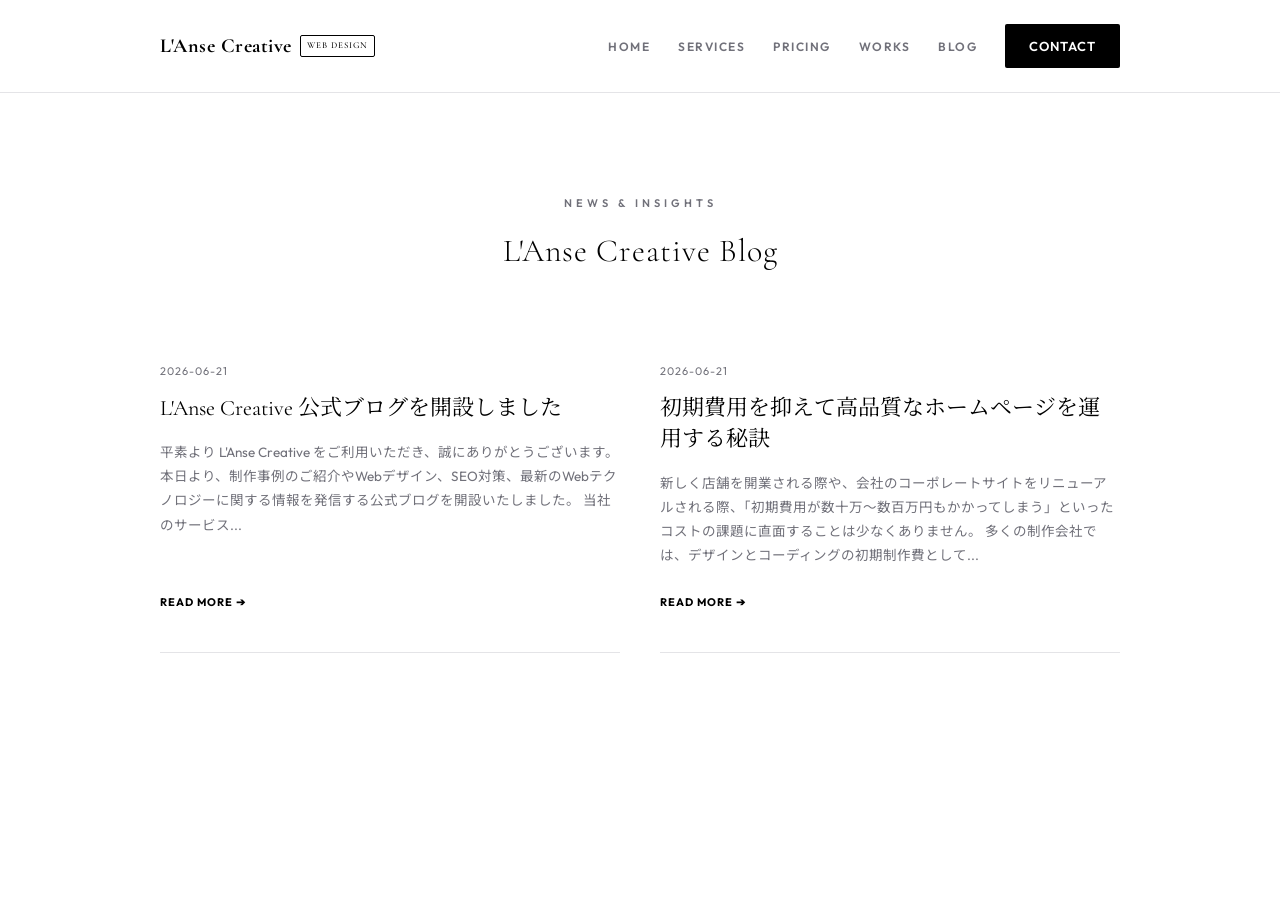
<file: L-Anse-Creative/blog.html>
<!DOCTYPE html>
<html lang="ja">
<head>
  <meta charset="UTF-8">
  <meta name="viewport" content="width=device-width, initial-scale=1.0">
  <title>BLOG | L'Anse Creative</title>
  <link rel="stylesheet" href="static/dashboard.css?v=1.0.5">
  <link rel="icon" type="image/png" href="favicon.png">
</head>
<body>

  <!-- NAVBAR -->
  <header>
    <div class="nav-container">
      <a href="index.html" class="logo">L'Anse Creative<span>Web Design</span></a>
      <ul class="nav-menu">
        <li><a href="index.html" class="nav-link">HOME</a></li>
        <li><a href="index.html#services-sec" class="nav-link">SERVICES</a></li>
        <li><a href="index.html#pricing-sec" class="nav-link">PRICING</a></li>
        <li><a href="index.html#works-sec" class="nav-link">WORKS</a></li>
        <li><a href="blog.html" class="nav-link">BLOG</a></li>
        <li><a href="index.html#demoForm" class="btn btn-primary" style="padding: 10px 24px; font-size: 13px;">CONTACT</a></li>
      </ul>
    </div>
  </header>

  <div class="container">
    <div class="section-title-wrap">
      <span class="section-subtitle">News & Insights</span>
      <h2 class="section-title">L'Anse Creative Blog</h2>
    </div>

    <div class="blog-list-wrapper">
      
        <div class="blog-grid">
          
            <article class="blog-item">
              <span class="blog-date">2026-06-21</span>
              <h3 class="blog-title"><a href="blog_detail_1.html">L'Anse Creative 公式ブログを開設しました</a></h3>
              <p class="blog-excerpt">平素より L'Anse Creative をご利用いただき、誠にありがとうございます。

本日より、制作事例のご紹介やWebデザイン、SEO対策、最新のWebテクノロジーに関する情報を発信する公式ブログを開設いたしました。

当社のサービス...</p>
              <a href="blog_detail_1.html" class="blog-more-link">READ MORE ➔</a>
            </article>
          
            <article class="blog-item">
              <span class="blog-date">2026-06-21</span>
              <h3 class="blog-title"><a href="blog_detail_2.html">初期費用を抑えて高品質なホームページを運用する秘訣</a></h3>
              <p class="blog-excerpt">新しく店舗を開業される際や、会社のコーポレートサイトをリニューアルされる際、「初期費用が数十万〜数百万円もかかってしまう」といったコストの課題に直面することは少なくありません。

多くの制作会社では、デザインとコーディングの初期制作費として...</p>
              <a href="blog_detail_2.html" class="blog-more-link">READ MORE ➔</a>
            </article>
          
        </div>
      
    </div>
  </div>

</body>
</html>
</file>
<file: style.css>
@import url('https://fonts.googleapis.com/css2?family=Montserrat:wght@400;500;700;800;900&family=Noto+Sans+JP:wght@300;400;500;700;900&display=swap');

:root {
  --primary: #eab308;
  --primary-light: #fef08a;
  --primary-dark: #a16207;
  --secondary: #0f766e;
  --secondary-light: #0d9488;
  --secondary-dark: #115e59;
  --text-dark: #1e293b;
  --text-light: #64748b;
  --bg-light: #fef9c3;
  --bg-white: #ffffff;
  --border-color: #fef08a;
  --max-width: 1200px;
  --transition: all 0.3s cubic-bezier(0.4, 0, 0.2, 1);
  --shadow-sm: 0 1px 3px rgba(0,0,0,0.1);
  --shadow-md: 0 4px 6px -1px rgba(0,0,0,0.05), 0 2px 4px -1px rgba(0,0,0,0.03);
  --shadow-lg: 0 10px 15px -3px rgba(0,0,0,0.05), 0 4px 6px -2px rgba(0,0,0,0.02);
}

.br-mobile {
  display: none;
}
@media (max-width: 768px) {
  .br-mobile {
    display: block;
  }
}

* {
  margin: 0;
  padding: 0;
  box-sizing: border-box;
}

body {
  font-family: 'Noto Sans JP', 'Montserrat', sans-serif;
  color: var(--text-dark);
  background-color: var(--bg-white);
  line-height: 1.7;
  font-size: 16px;
  -webkit-font-smoothing: antialiased;
}

a {
  color: inherit;
  text-decoration: none;
  transition: var(--transition);
}

img {
  max-width: 100%;
  height: auto;
  display: block;
}

/* Header & Navigation */
header {
  background-color: rgba(255, 255, 255, 0.95);
  backdrop-filter: blur(10px);
  position: sticky;
  top: 0;
  z-index: 100;
  border-bottom: 1px solid var(--border-color);
  box-shadow: var(--shadow-sm);
}

.nav-container {
  max-width: var(--max-width);
  margin: 0 auto;
  padding: 15px 20px;
  display: flex;
  justify-content: space-between;
  align-items: center;
}

.logo {
  font-family: 'Montserrat', sans-serif;
  font-size: 22px;
  font-weight: 800;
  color: var(--primary);
  display: flex;
  align-items: center;
  gap: 8px;
}

.logo span {
  color: var(--secondary);
}

.nav-menu {
  display: flex;
  list-style: none;
  gap: 25px;
  align-items: center;
}

.nav-link {
  font-weight: 500;
  font-size: 15px;
  color: var(--text-dark);
  padding: 5px 0;
  position: relative;
  white-space: nowrap;
}

.nav-link::after {
  content: '';
  position: absolute;
  bottom: 0;
  left: 0;
  width: 0;
  height: 2px;
  background-color: var(--primary);
  transition: var(--transition);
}

.nav-link:hover::after,
.nav-link.active::after {
  width: 100%;
}

.nav-link:hover,
.nav-link.active {
  color: var(--primary);
}

.btn-nav-cta {
  background-color: var(--secondary);
  color: white;
  padding: 10px 20px;
  border-radius: 99px;
  font-weight: bold;
  font-size: 14px;
  box-shadow: var(--shadow-sm);
  white-space: nowrap;
}

.btn-nav-cta:hover {
  background-color: var(--secondary-dark);
  transform: translateY(-2px);
  box-shadow: var(--shadow-md);
}

.menu-toggle {
  display: none;
  background: none;
  border: none;
  cursor: pointer;
  padding: 5px;
}

.menu-toggle span {
  display: block;
  width: 25px;
  height: 3px;
  background-color: var(--text-dark);
  margin: 5px 0;
  transition: var(--transition);
}

/* Sections & Layout */
section {
  padding: 80px 20px;
}

.section-bg-light {
  background-color: var(--bg-light);
}

.container {
  max-width: var(--max-width);
  margin: 0 auto;
}

.section-header {
  text-align: center;
  margin-bottom: 50px;
}

.section-title {
  font-size: 28px;
  font-weight: 900;
  color: var(--primary-dark);
  margin-bottom: 15px;
  position: relative;
  display: inline-block;
  padding-bottom: 10px;
  letter-spacing: -0.01em;
}

.section-title::after {
  content: '';
  position: absolute;
  bottom: 0;
  left: 50%;
  transform: translateX(-50%);
  width: 60px;
  height: 3px;
  background-color: var(--secondary);
  border-radius: 99px;
}

.section-subtitle {
  font-size: 16px;
  color: var(--text-light);
  max-width: 600px;
  margin: 0 auto;
}

/* Hero Section */
.hero {
  background: linear-gradient(135deg, rgba(234, 179, 8, 0.98) 0%, rgba(161, 98, 7, 0.95) 100%), url('assets/hero_banner.png');
  background-size: cover;
  background-position: center;
  color: white;
  padding: 120px 20px;
  text-align: center;
  position: relative;
  overflow: hidden;
}

.hero-content {
  max-width: 800px;
  margin: 0 auto;
  position: relative;
  z-index: 2;
}

.hero-tagline {
  font-size: 15px;
  font-weight: 700;
  letter-spacing: 3px;
  color: var(--secondary-light);
  margin-bottom: 20px;
  text-transform: uppercase;
}

.hero-title {
  font-size: 44px;
  font-weight: 900;
  line-height: 1.3;
  margin-bottom: 25px;
  letter-spacing: -0.02em;
}

.hero-desc {
  font-size: 18px;
  font-weight: 300;
  margin-bottom: 40px;
  color: rgba(255, 255, 255, 0.9);
  line-height: 1.8;
}

.hero-ctas {
  display: flex;
  justify-content: center;
  gap: 20px;
  flex-wrap: wrap;
}

.btn {
  display: inline-flex;
  align-items: center;
  justify-content: center;
  padding: 15px 35px;
  border-radius: 8px;
  font-weight: 700;
  font-size: 16px;
  box-shadow: var(--shadow-md);
  gap: 8px;
}

.btn-primary {
  background-color: var(--secondary);
  color: white;
}

.btn-primary:hover {
  background-color: var(--secondary-dark);
  transform: translateY(-2px);
  box-shadow: var(--shadow-lg);
}

.btn-secondary {
  background-color: rgba(255, 255, 255, 0.15);
  color: white;
  border: 1px solid rgba(255, 255, 255, 0.3);
  backdrop-filter: blur(5px);
}

.btn-secondary:hover {
  background-color: rgba(255, 255, 255, 0.25);
  transform: translateY(-2px);
}

.btn-line {
  background-color: #06c755;
  color: white;
}

.btn-line:hover {
  background-color: #05b04b;
  transform: translateY(-2px);
  box-shadow: var(--shadow-lg);
}

/* Floating CTA Box */
.quick-cta-bar {
  background-color: var(--primary-dark);
  color: white;
  padding: 20px;
  border-radius: 12px;
  margin-top: -40px;
  position: relative;
  z-index: 10;
  box-shadow: var(--shadow-lg);
  display: flex;
  justify-content: space-around;
  align-items: center;
  flex-wrap: wrap;
  gap: 20px;
}

.quick-cta-item {
  display: flex;
  align-items: center;
  gap: 15px;
}

.quick-cta-icon {
  background-color: rgba(255, 255, 255, 0.1);
  width: 50px;
  height: 50px;
  border-radius: 50%;
  display: flex;
  align-items: center;
  justify-content: center;
  font-size: 20px;
  color: var(--secondary-light);
  border: 1px solid rgba(255, 255, 255, 0.2);
}

.quick-cta-text h4 {
  font-size: 14px;
  color: rgba(255, 255, 255, 0.7);
  font-weight: 500;
}

.quick-cta-text p {
  font-size: 22px;
  font-weight: 800;
  letter-spacing: 0.5px;
}

.quick-cta-text p a:hover {
  color: var(--secondary-light);
}

/* Grid system for Features */
.features-grid {
  display: grid;
  grid-template-columns: repeat(3, 1fr);
  gap: 30px;
  margin-top: 50px;
}

.feature-card {
  background-color: var(--bg-white);
  border: 1px solid var(--border-color);
  border-radius: 12px;
  padding: 40px 30px;
  text-align: center;
  box-shadow: var(--shadow-sm);
  position: relative;
  overflow: hidden;
}

.feature-card::before {
  content: '';
  position: absolute;
  top: 0;
  left: 0;
  width: 100%;
  height: 4px;
  background-color: var(--primary);
  transform: scaleX(0);
  transition: var(--transition);
  transform-origin: left;
}

.feature-card:hover::before {
  transform: scaleX(1);
}

.feature-card:hover {
  transform: translateY(-5px);
  box-shadow: var(--shadow-lg);
}

.feature-icon {
  font-size: 36px;
  color: var(--primary);
  margin-bottom: 20px;
  display: inline-block;
}

.feature-card h3 {
  font-size: 20px;
  margin-bottom: 15px;
  color: var(--primary-dark);
}

.feature-card p {
  font-size: 15px;
  color: var(--text-light);
  line-height: 1.6;
}

/* Step list for Workflow */
.steps-container {
  display: grid;
  grid-template-columns: repeat(3, 1fr);
  gap: 30px;
  margin-top: 50px;
}

.step-card {
  background-color: var(--bg-white);
  border: 1px solid var(--border-color);
  border-radius: 12px;
  padding: 30px;
  position: relative;
  box-shadow: var(--shadow-sm);
}

.step-number {
  position: absolute;
  top: -20px;
  left: 30px;
  background-color: var(--primary);
  color: white;
  width: 40px;
  height: 40px;
  border-radius: 50%;
  display: flex;
  align-items: center;
  justify-content: center;
  font-weight: 800;
  font-family: 'Montserrat', sans-serif;
  font-size: 18px;
  box-shadow: var(--shadow-md);
  border: 3px solid white;
}

.step-card h3 {
  margin-top: 10px;
  font-size: 18px;
  margin-bottom: 15px;
  color: var(--primary-dark);
}

.step-card p {
  font-size: 14px;
  color: var(--text-light);
}

/* Categories page style */
.cat-grid {
  display: grid;
  grid-template-columns: repeat(3, 1fr);
  gap: 35px;
}

.cat-card {
  border: 1px solid var(--border-color);
  border-radius: 12px;
  overflow: hidden;
  box-shadow: var(--shadow-sm);
  background-color: white;
}

.cat-card:hover {
  transform: translateY(-5px);
  box-shadow: var(--shadow-lg);
}

.cat-image {
  height: 200px;
  background-color: #e2e8f0;
  position: relative;
  overflow: hidden;
}

.cat-placeholder {
  width: 100%;
  height: 100%;
  display: flex;
  align-items: center;
  justify-content: center;
  background: linear-gradient(135deg, var(--primary-light) 0%, var(--primary-dark) 100%);
  color: white;
  font-size: 48px;
}

.cat-body {
  padding: 25px;
}

.cat-body h3 {
  font-size: 20px;
  margin-bottom: 12px;
  color: var(--primary-dark);
}

.cat-body p {
  font-size: 14.5px;
  color: var(--text-light);
  margin-bottom: 15px;
}

.cat-items {
  list-style: none;
  font-size: 13.5px;
  color: var(--text-dark);
}

.cat-items li {
  padding: 4px 0;
  display: flex;
  align-items: center;
  gap: 6px;
}

.cat-items li::before {
  content: '✓';
  color: var(--primary);
  font-weight: bold;
}

.attention-box {
  background-color: #fffbeb;
  border-left: 4px solid var(--secondary);
  border-radius: 4px;
  padding: 25px;
  margin-top: 60px;
}

.attention-box h3 {
  color: var(--secondary-dark);
  font-size: 18px;
  margin-bottom: 15px;
  display: flex;
  align-items: center;
  gap: 10px;
}

.attention-box ul {
  list-style: none;
  font-size: 14.5px;
  color: var(--text-dark);
}

.attention-box li {
  padding: 5px 0;
  display: flex;
  align-items: flex-start;
  gap: 8px;
}

.attention-box li::before {
  content: '⚠️';
  font-size: 14px;
}

/* Cases Page style */
.cases-grid {
  display: grid;
  grid-template-columns: repeat(3, 1fr);
  gap: 30px;
}

.case-card {
  border: 1px solid var(--border-color);
  border-radius: 12px;
  overflow: hidden;
  background-color: white;
  box-shadow: var(--shadow-sm);
}

.case-card:hover {
  transform: translateY(-4px);
  box-shadow: var(--shadow-lg);
}

.case-header {
  padding: 15px 20px;
  background-color: var(--primary-dark);
  color: white;
  display: flex;
  justify-content: space-between;
  align-items: center;
  font-size: 14px;
}

.case-body {
  padding: 20px;
}

.case-title {
  font-size: 18px;
  font-weight: 700;
  color: var(--primary-dark);
  margin-bottom: 10px;
}

.case-meta {
  display: flex;
  justify-content: space-between;
  font-size: 13.5px;
  color: var(--text-light);
  border-bottom: 1px solid var(--border-color);
  padding-bottom: 10px;
  margin-bottom: 15px;
}

.case-price {
  display: flex;
  justify-content: space-between;
  align-items: center;
  background-color: var(--bg-light);
  padding: 10px 15px;
  border-radius: 6px;
  font-weight: bold;
}

.case-price span {
  font-size: 20px;
  color: #e11d48;
}

.reviews-grid {
  display: grid;
  grid-template-columns: repeat(2, 1fr);
  gap: 30px;
  margin-top: 60px;
}

.review-card {
  background-color: var(--bg-light);
  border: 1px solid var(--border-color);
  border-radius: 12px;
  padding: 30px;
}

.review-rating {
  color: var(--secondary);
  font-size: 18px;
  margin-bottom: 10px;
}

.review-text {
  font-size: 14.5px;
  color: var(--text-dark);
  margin-bottom: 15px;
  line-height: 1.6;
}

.review-author {
  font-size: 13px;
  color: var(--text-light);
  text-align: right;
}

/* About & Access style */
.about-grid {
  display: grid;
  grid-template-columns: 1fr 1.2fr;
  gap: 50px;
}

.map-wrapper {
  height: 400px;
  border-radius: 12px;
  overflow: hidden;
  box-shadow: var(--shadow-sm);
  border: 1px solid var(--border-color);
}

.map-wrapper iframe {
  width: 100%;
  height: 100%;
  border: none;
}

.split-grid {
  display: grid;
  grid-template-columns: 1fr 1fr;
  gap: 40px;
  margin-top: 30px;
}

.about-table {
  width: 100%;
  border-collapse: collapse;
  font-size: 15px;
  line-height: 1.8;
}

.about-table tr {
  border-bottom: 1px solid var(--border-color);
}

.about-table th {
  text-align: left;
  padding: 15px 10px;
  font-weight: 700;
  color: var(--primary-dark);
  width: 120px;
  vertical-align: top;
}

.about-table td {
  padding: 15px 10px;
  color: var(--text-dark);
}

/* Form Styles */
.form-progress {
  display: flex;
  justify-content: center;
  align-items: center;
  gap: 20px;
  margin-bottom: 40px;
}

.progress-step {
  display: flex;
  flex-direction: column;
  align-items: center;
  gap: 8px;
  font-size: 13px;
  color: var(--text-light);
  font-weight: 500;
}

.progress-num {
  width: 32px;
  height: 32px;
  border-radius: 50%;
  background-color: #cbd5e1;
  color: white;
  display: flex;
  align-items: center;
  justify-content: center;
  font-weight: bold;
}

.progress-step.active {
  color: var(--primary);
  font-weight: bold;
}

.progress-step.active .progress-num {
  background-color: var(--primary);
}

.progress-step.completed .progress-num {
  background-color: #10b981;
}

.progress-line {
  height: 2px;
  width: 60px;
  background-color: #cbd5e1;
}

.progress-line.active {
  background-color: var(--primary);
}

.form-card {
  max-width: 700px;
  margin: 0 auto;
  background-color: white;
  border: 1px solid var(--border-color);
  border-radius: 16px;
  padding: 40px;
  box-shadow: var(--shadow-lg);
}

.form-group {
  margin-bottom: 25px;
}

.form-group.row {
  display: grid;
  grid-template-columns: 1fr 1fr;
  gap: 20px;
}

label {
  display: block;
  font-weight: 700;
  font-size: 14.5px;
  margin-bottom: 8px;
  color: var(--primary-dark);
}

label span.required {
  color: #ef4444;
  margin-left: 4px;
}

.form-control {
  width: 100%;
  border: 1px solid var(--border-color);
  border-radius: 8px;
  padding: 12px 16px;
  font-size: 15px;
  color: var(--text-dark);
  transition: var(--transition);
  background-color: var(--bg-light);
}

.form-control:focus {
  outline: none;
  border-color: var(--primary);
  background-color: white;
  box-shadow: 0 0 0 3px rgba(13, 148, 136, 0.15);
}

select.form-control {
  appearance: none;
  background-image: url("data:image/svg+xml,%3Csvg xmlns='http://www.w3.org/2000/svg' fill='none' viewBox='0 0 24 24' stroke='%23475569'%3E%3Cpath stroke-linecap='round' stroke-linejoin='round' stroke-width='2' d='M19 9l-7 7-7-7'/%3E%3C/svg%3E");
  background-repeat: no-repeat;
  background-position: right 16px center;
  background-size: 16px;
  padding-right: 40px;
}

textarea.form-control {
  resize: vertical;
  min-height: 120px;
}

.file-upload-wrapper {
  position: relative;
  border: 2px dashed var(--border-color);
  border-radius: 8px;
  padding: 30px;
  text-align: center;
  background-color: var(--bg-light);
  cursor: pointer;
  transition: var(--transition);
}

.file-upload-wrapper:hover {
  border-color: var(--primary);
  background-color: rgba(13, 148, 136, 0.02);
}

.file-upload-icon {
  font-size: 32px;
  color: var(--text-light);
  margin-bottom: 10px;
}

.file-upload-text {
  font-size: 14px;
  color: var(--text-light);
}

.file-upload-text span {
  color: var(--primary);
  font-weight: 700;
}

.file-upload-input {
  position: absolute;
  top: 0;
  left: 0;
  width: 100%;
  height: 100%;
  opacity: 0;
  cursor: pointer;
}

.image-preview {
  margin-top: 15px;
  display: none;
  justify-content: center;
}

.image-preview img {
  max-height: 180px;
  border-radius: 8px;
  box-shadow: var(--shadow-sm);
  border: 1px solid var(--border-color);
}

.form-actions {
  display: flex;
  justify-content: space-between;
  gap: 20px;
  margin-top: 35px;
}

.btn-form {
  border: none;
  padding: 12px 30px;
  border-radius: 8px;
  font-weight: 700;
  font-size: 15px;
  cursor: pointer;
  transition: var(--transition);
  box-shadow: var(--shadow-sm);
  display: inline-flex;
  align-items: center;
  gap: 8px;
}

.btn-form-prev {
  background-color: #cbd5e1;
  color: #475569;
}

.btn-form-prev:hover {
  background-color: #94a3b8;
  color: white;
}

.btn-form-next {
  background-color: var(--primary);
  color: white;
  margin-left: auto;
}

.btn-form-next:hover {
  background-color: var(--primary-dark);
}

.btn-form-submit {
  background-color: var(--secondary);
  color: white;
  margin-left: auto;
}

.btn-form-submit:hover {
  background-color: var(--secondary-dark);
}

/* Confirmation preview screen */
.confirm-preview {
  border-top: 1px solid var(--border-color);
  margin-top: 10px;
}

.confirm-row {
  display: grid;
  grid-template-columns: 1fr 2.5fr;
  padding: 15px 0;
  border-bottom: 1px solid var(--border-color);
  font-size: 14.5px;
}

.confirm-label {
  font-weight: bold;
  color: var(--primary-dark);
}

.confirm-val {
  color: var(--text-dark);
  white-space: pre-wrap;
}

/* Form success page */
.success-screen {
  text-align: center;
  padding: 30px 10px;
}

.success-icon {
  font-size: 64px;
  color: #10b981;
  margin-bottom: 25px;
  animation: scaleUp 0.5s ease;
}

.success-screen h3 {
  font-size: 24px;
  color: var(--primary-dark);
  margin-bottom: 15px;
}

.success-screen p {
  font-size: 15px;
  color: var(--text-light);
  margin-bottom: 30px;
}

/* Footer Section */
footer {
  background-color: #1e293b;
  color: rgba(255, 255, 255, 0.7);
  padding: 60px 20px 20px 20px;
  border-top: 5px solid var(--primary);
}

.footer-grid {
  max-width: var(--max-width);
  margin: 0 auto;
  display: grid;
  grid-template-columns: 1.5fr 1fr 1fr 1.5fr;
  gap: 40px;
  margin-bottom: 50px;
}

.footer-logo {
  font-family: 'Montserrat', sans-serif;
  font-size: 24px;
  font-weight: 800;
  color: white;
  margin-bottom: 20px;
}

.footer-logo span {
  color: var(--secondary-light);
}

.footer-about p {
  font-size: 14px;
  line-height: 1.8;
  color: rgba(255, 255, 255, 0.6);
}

.footer-links h4,
.footer-contact h4 {
  color: white;
  font-size: 16px;
  margin-bottom: 20px;
  position: relative;
  padding-bottom: 8px;
}

.footer-links h4::after,
.footer-contact h4::after {
  content: '';
  position: absolute;
  bottom: 0;
  left: 0;
  width: 30px;
  height: 2px;
  background-color: var(--secondary-light);
}

.footer-links ul {
  list-style: none;
}

.footer-links li {
  margin-bottom: 10px;
}

.footer-links a {
  font-size: 14.5px;
}

.footer-links a:hover {
  color: white;
  padding-left: 5px;
}

.footer-contact-info {
  list-style: none;
  font-size: 14px;
}

.footer-contact-info li {
  margin-bottom: 12px;
  display: flex;
  align-items: flex-start;
  gap: 10px;
}

.footer-bottom {
  max-width: var(--max-width);
  margin: 0 auto;
  border-top: 1px solid rgba(255, 255, 255, 0.1);
  padding-top: 20px;
  display: flex;
  justify-content: space-between;
  font-size: 13px;
  color: rgba(255, 255, 255, 0.5);
  flex-wrap: wrap;
  gap: 10px;
}

/* Media Queries / Responsive */
@media (max-width: 1024px) {
  .features-grid,
  .cat-grid,
  .cases-grid {
    grid-template-columns: repeat(2, 1fr);
  }
  .about-grid {
    grid-template-columns: 1fr;
    gap: 30px;
  }
}

@media (min-width: 1025px) and (max-width: 1250px) {
  .nav-menu {
    gap: 12px;
  }
  .nav-link {
    font-size: 13px;
  }
  .logo {
    font-size: 18px;
  }
  .btn-nav-cta {
    padding: 8px 15px;
    font-size: 13px;
  }
}

@media (max-width: 1024px) {
  header {
    position: relative;
  }
  .menu-toggle {
    display: block;
  }
  .nav-menu {
    position: absolute;
    top: 100%;
    left: 0;
    width: 100%;
    background-color: white;
    border-bottom: 1px solid var(--border-color);
    flex-direction: column;
    padding: 20px;
    gap: 15px;
    box-shadow: var(--shadow-md);
    transform: translateY(-10px);
    opacity: 0;
    pointer-events: none;
    transition: var(--transition);
  }
  .nav-menu.active {
    transform: translateY(0);
    opacity: 1;
    pointer-events: auto;
  }
  .menu-toggle.active span:nth-child(1) {
    transform: rotate(45deg) translate(5px, 6px);
  }
  .menu-toggle.active span:nth-child(2) {
    opacity: 0;
  }
  .menu-toggle.active span:nth-child(3) {
    transform: rotate(-45deg) translate(5px, -6px);
  }
}

@media (max-width: 768px) {
  .hero-title {
    font-size: 26px !important;
    line-height: 1.6 !important;
    margin-bottom: 15px !important;
  }
  .hero-desc {
    font-size: 14.5px !important;
    line-height: 1.8 !important;
  }
  .quick-cta-bar {
    flex-direction: column;
    align-items: flex-start;
    padding: 25px;
  }
  
  .features-grid,
  .steps-container,
  .cat-grid,
  .cases-grid,
  .reviews-grid,
  .footer-grid,
  .split-grid {
    grid-template-columns: 1fr;
  }
  .split-grid {
    gap: 20px;
  }
  section {
    padding: 40px 15px;
  }
  .hero {
    padding: 60px 15px 80px 15px !important;
  }
  .about-table tr {
    display: flex;
    flex-direction: column;
    padding: 10px 0;
    border-bottom: 1px solid var(--border-color);
  }
  .about-table th {
    width: 100%;
    padding: 5px 0 !important;
  }
  .about-table td {
    width: 100%;
    padding: 5px 0 10px 0 !important;
  }
  .form-card {
    padding: 20px;
  }
  .form-group.row {
    grid-template-columns: 1fr;
    gap: 0;
  }
}

@media (max-width: 480px) {
  .hero-ctas {
    flex-direction: column;
    width: 100%;
  }
  .hero-ctas .btn {
    width: 100%;
  }
}

@keyframes scaleUp {
  from {
    transform: scale(0.8);
    opacity: 0;
  }
  to {
    transform: scale(1);
    opacity: 1;
  }
}

/* --- LINE High-CVR Revamp Custom Styles --- */

/* Mobile Sticky Footer */
.sticky-footer-container {
  display: none;
  position: fixed;
  bottom: 0;
  left: 0;
  right: 0;
  z-index: 9999;
  background: rgba(255, 255, 255, 0.97);
  box-shadow: 0 -4px 15px rgba(0, 0, 0, 0.12);
  backdrop-filter: blur(10px);
  padding: 10px 15px;
  border-top: 1px solid var(--border-color);
}

.sticky-line-btn {
  width: 70%;
  background-color: #06c755;
  color: white;
  text-align: center;
  padding: 14px 10px;
  border-radius: 8px;
  font-weight: 700;
  font-size: 15px;
  display: flex;
  justify-content: center;
  align-items: center;
  gap: 6px;
  box-shadow: 0 4px 10px rgba(6, 199, 85, 0.25);
  transition: var(--transition);
}

.sticky-line-btn:hover {
  background-color: #05b04b;
  transform: translateY(-1px);
}

.sticky-phone-btn {
  width: 30%;
  background-color: #475569;
  color: white;
  text-align: center;
  padding: 14px 10px;
  border-radius: 8px;
  font-weight: 700;
  font-size: 15px;
  display: flex;
  justify-content: center;
  align-items: center;
  gap: 4px;
  transition: var(--transition);
}

.sticky-phone-btn:hover {
  background-color: #334155;
  transform: translateY(-1px);
}

@media (max-width: 768px) {
  body {
    padding-bottom: 75px !important;
  }
  .sticky-footer-container {
    display: flex;
    gap: 10px;
  }
}

/* Smartphone Mockup UI */
.phone-mockup-section {
  padding: 80px 20px;
  background-color: var(--bg-light);
  border-top: 1px solid var(--border-color);
  border-bottom: 1px solid var(--border-color);
}

.phone-mockup-container {
  max-width: 1000px;
  margin: 0 auto;
  display: flex;
  align-items: center;
  justify-content: space-between;
  gap: 50px;
}

.phone-mockup-text {
  flex: 1.2;
}

.phone-mockup-text h2 {
  font-size: 28px;
  color: var(--primary-dark);
  font-weight: 900;
  margin-bottom: 20px;
  letter-spacing: -0.01em;
}

.phone-mockup-text p {
  color: var(--text-light);
  margin-bottom: 30px;
  line-height: 1.8;
}

.mockup-step-list {
  list-style: none;
  display: flex;
  flex-direction: column;
  gap: 15px;
}

.mockup-step-item {
  background-color: var(--bg-white);
  border: 1px solid var(--border-color);
  padding: 15px 20px;
  border-radius: 12px;
  display: flex;
  align-items: flex-start;
  gap: 15px;
  box-shadow: var(--shadow-sm);
  transition: var(--transition);
}

.mockup-step-item:hover {
  transform: translateX(5px);
  box-shadow: var(--shadow-md);
  border-color: #06c755;
}

.mockup-step-num {
  background-color: #06c755;
  color: white;
  width: 28px;
  height: 28px;
  border-radius: 50%;
  display: flex;
  align-items: center;
  justify-content: center;
  font-weight: bold;
  font-size: 14px;
  flex-shrink: 0;
  margin-top: 2px;
}

.mockup-step-content h3 {
  font-size: 16px;
  color: var(--text-dark);
  margin-bottom: 5px;
  font-weight: 700;
}

.mockup-step-content p {
  font-size: 13.5px;
  color: var(--text-light);
  margin-bottom: 0;
  line-height: 1.5;
}

.phone-wrapper {
  flex: 0.8;
  min-width: 300px;
  max-width: 340px;
  margin: 0 auto;
}

.phone-body {
  background: #1e293b;
  border: 10px solid #0f172a;
  border-radius: 36px;
  box-shadow: var(--shadow-lg), 0 25px 50px -12px rgba(0,0,0,0.25);
  overflow: hidden;
  position: relative;
  width: 100%;
  height: 540px;
}

/* Speaker & Camera */
.phone-notch {
  position: absolute;
  top: 0;
  left: 50%;
  transform: translateX(-50%);
  width: 110px;
  height: 20px;
  background-color: #0f172a;
  border-bottom-left-radius: 12px;
  border-bottom-right-radius: 12px;
  z-index: 10;
}

.phone-screen {
  background-color: #7494c4; /* Classic LINE Chat BG */
  height: 100%;
  display: flex;
  flex-direction: column;
  padding: 25px 15px 15px 15px;
  font-size: 13px;
  overflow-y: auto;
  position: relative;
}

.chat-header {
  background-color: #2b394a;
  color: white;
  padding: 12px 10px;
  margin: -25px -15px 15px -15px;
  text-align: center;
  font-weight: bold;
  font-size: 14px;
  position: sticky;
  top: -25px;
  z-index: 5;
  box-shadow: 0 2px 4px rgba(0,0,0,0.1);
}

.chat-bubble {
  max-width: 75%;
  padding: 10px 12px;
  border-radius: 14px;
  margin-bottom: 12px;
  line-height: 1.4;
  position: relative;
  opacity: 0;
  animation: slideUpBubble 0.6s cubic-bezier(0.16, 1, 0.3, 1) forwards;
}

.chat-bubble::before {
  content: '';
  position: absolute;
  top: 10px;
  width: 0;
  height: 0;
  border: 6px solid transparent;
}

.chat-bubble.bot {
  background-color: white;
  color: #111;
  align-self: flex-start;
  border-top-left-radius: 2px;
}

.chat-bubble.bot::before {
  left: -10px;
  border-right-color: white;
}

.chat-bubble.user {
  background-color: #85e249;
  color: #111;
  align-self: flex-end;
  border-top-right-radius: 2px;
}

.chat-bubble.user::before {
  right: -10px;
  border-left-color: #85e249;
}

.chat-bubble.photo-box {
  background-color: #85e249;
  align-self: flex-end;
  padding: 5px;
  border-radius: 10px;
  border-top-right-radius: 2px;
}

.chat-bubble.photo-box img {
  border-radius: 8px;
  width: 100%;
  max-height: 110px;
  object-fit: cover;
  display: block;
}

.chat-bubble-time {
  font-size: 9px;
  color: rgba(255,255,255,0.7);
  position: absolute;
  bottom: 2px;
}

.chat-bubble.bot .chat-bubble-time {
  right: -32px;
}

.chat-bubble.user .chat-bubble-time,
.chat-bubble.photo-box .chat-bubble-time {
  left: -32px;
  text-align: right;
}

/* Chat Input Mock */
.chat-input-mock {
  position: absolute;
  bottom: 0;
  left: 0;
  right: 0;
  background-color: #f6f6f6;
  padding: 8px 12px;
  display: flex;
  align-items: center;
  gap: 10px;
  border-top: 1px solid #ddd;
  z-index: 5;
}

.chat-input-mock-field {
  flex: 1;
  background-color: white;
  border: 1px solid #ccc;
  border-radius: 20px;
  height: 32px;
  padding: 0 15px;
  font-size: 12px;
  color: #999;
  display: flex;
  align-items: center;
}

.chat-input-mock-btn {
  background-color: #06c755;
  color: white;
  border-radius: 50%;
  width: 28px;
  height: 28px;
  display: flex;
  align-items: center;
  justify-content: center;
  font-size: 12px;
}

/* Delay for simulation animation */
.bubble-delay-1 { animation-delay: 0.6s; }
.bubble-delay-2 { animation-delay: 2.2s; }
.bubble-delay-3 { animation-delay: 3.8s; }

@keyframes slideUpBubble {
  from {
    opacity: 0;
    transform: translateY(15px);
  }
  to {
    opacity: 1;
    transform: translateY(0);
  }
}

@media (max-width: 768px) {
  .phone-mockup-container {
    flex-direction: column;
    gap: 35px;
  }
  .phone-mockup-text {
    width: 100%;
  }
}

/* Micro-LINE link under cases */
.btn-line-micro {
  display: inline-flex;
  align-items: center;
  gap: 6px;
  background-color: #06c755;
  color: white;
  padding: 10px 16px;
  border-radius: 8px;
  font-size: 13.5px;
  font-weight: 700;
  margin-top: 15px;
  transition: var(--transition);
  width: 100%;
  justify-content: center;
  box-shadow: 0 2px 5px rgba(6, 199, 85, 0.15);
}

.btn-line-micro:hover {
  background-color: #05b04b;
  transform: translateY(-1px);
  box-shadow: 0 4px 8px rgba(6, 199, 85, 0.25);
}

/* contact page design enhancements */
.contact-line-hero {
  background: linear-gradient(135deg, #166534 0%, #06c755 100%);
  color: white;
  border-radius: 16px;
  padding: 40px;
  text-align: center;
  box-shadow: var(--shadow-lg);
  margin-bottom: 40px;
}
.contact-line-hero h2 {
  font-size: 24px;
  font-weight: 800;
  margin-bottom: 12px;
}
.contact-line-hero p {
  font-size: 15px;
  margin-bottom: 25px;
  opacity: 0.95;
}
.contact-line-hero .btn-line {
  background-color: white;
  color: #166534;
  font-size: 18px;
  padding: 15px 40px;
  box-shadow: 0 6px 20px rgba(0,0,0,0.15);
}
.contact-line-hero .btn-line:hover {
  background-color: #f0fdf4;
  color: #15803d;
}
.deemphasized-section-title {
  font-size: 20px !important;
  color: var(--text-light) !important;
  margin-bottom: 10px !important;
}
.deemphasized-section-title::after {
  display: none !important;
}

.no-line::after {
  display: none !important;
}

/* Header Logo Icon & About Page Logo Layout */
.logo-icon {
  height: 36px;
  width: 36px;
  border-radius: 50%;
  object-fit: cover;
  border: 1.5px solid var(--border-color);
  box-shadow: var(--shadow-sm);
  transition: var(--transition);
}

.logo:hover .logo-icon {
  transform: rotate(15deg) scale(1.05);
}

.about-shop-layout {
  display: flex;
  gap: 40px;
  align-items: center;
}

.about-shop-logo {
  flex: 0 0 240px;
  text-align: center;
}

.about-shop-logo img {
  width: 100%;
  max-width: 240px;
  height: auto;
  border-radius: 50%;
  border: 4px solid var(--border-color);
  box-shadow: var(--shadow-md);
  transition: var(--transition);
}

.about-shop-logo img:hover {
  transform: scale(1.03);
  box-shadow: var(--shadow-lg);
}

.about-shop-table-wrapper {
  flex: 1;
}

}

/* Purchase Price Table Styling */
.price-section {
  padding: 60px 20px;
  background-color: var(--bg-white);
  border-bottom: 1px solid var(--border-color);
}

.price-section .section-badge {
  display: inline-block;
  background-color: var(--primary-light);
  color: var(--primary-dark);
  font-size: 12px;
  font-weight: 800;
  padding: 4px 12px;
  border-radius: 99px;
  margin-bottom: 10px;
  letter-spacing: 1px;
}

.price-section .section-title {
  margin-top: 5px;
}

.price-table-container {
  background: white;
  border: 1px solid var(--border-color);
  border-radius: 12px;
  overflow: hidden;
  box-shadow: var(--shadow-md);
  margin-top: 30px;
}

.price-table-header {
  display: grid;
  grid-template-columns: 140px 1fr;
  background-color: var(--secondary);
  color: white;
  font-weight: bold;
  padding: 15px 20px;
  font-size: 15px;
}

.price-table-body {
  transition: max-height 0.4s ease;
}

.price-row {
  display: grid;
  grid-template-columns: 140px 1fr;
  padding: 18px 20px;
  border-bottom: 1px solid rgba(254, 240, 138, 0.5);
  align-items: center;
  transition: background-color 0.2s ease;
}

.price-row:last-child {
  border-bottom: none;
}

.price-row:hover {
  background-color: rgba(254, 249, 195, 0.3);
}

.price-row .col-date {
  color: var(--text-light);
  font-size: 14px;
}

.price-row .col-item {
  font-weight: 500;
  color: var(--text-dark);
  padding-right: 15px;
}

.price-row .col-price {
  font-size: 18px;
  font-weight: 700;
  color: var(--secondary-dark);
  text-align: right;
}

/* Mobile responsive price table */
@media (max-width: 600px) {
  .price-table-header {
    display: none;
  }
  
  .price-row {
    grid-template-columns: 1fr;
    gap: 8px;
    padding: 18px 15px;
    border-bottom: 1px solid rgba(254, 240, 138, 0.7);
  }
  
  .price-row .col-date {
    font-size: 12px;
    order: 1;
  }
  
  .price-row .col-item {
    font-size: 16px;
    order: 2;
    padding-right: 0;
  }
  
  .price-row .col-price {
    font-size: 18px;
    order: 3;
    text-align: left;
    margin-top: 4px;
    display: flex;
    justify-content: space-between;
    align-items: center;
  }
  
  .price-row .col-price::before {
    content: '参考価格:';
    font-size: 13px;
    font-weight: normal;
    color: var(--text-light);
  }
}

.price-expand-container {
  text-align: center;
  margin-top: 25px;
}

.btn-expand {
  display: inline-flex;
  align-items: center;
  justify-content: center;
  background-color: var(--bg-light);
  color: var(--primary-dark);
  border: 1px solid var(--border-color);
  padding: 15px 30px;
  font-weight: bold;
  font-size: 16px;
  cursor: pointer;
  width: 100%;
  max-width: 320px;
  border-radius: 8px;
  box-shadow: var(--shadow-sm);
  transition: var(--transition);
}

.btn-expand:hover {
  background-color: var(--primary-light);
  transform: translateY(-2px);
  box-shadow: var(--shadow-md);
}

.price-notice {
  font-size: 13px;
  color: var(--text-light);
  line-height: 1.5;
}

/* Blog / Column Page Styles */
.blog-hero {
  padding: 100px 20px 60px;
  text-align: center;
  background: linear-gradient(135deg, rgba(254, 249, 195, 0.5) 0%, rgba(255, 255, 255, 1) 100%);
  border-bottom: 1px solid var(--border-color);
}

.blog-hero .section-title {
  font-size: 32px;
}

.blog-card {
  background: white;
  border: 1px solid var(--border-color);
  border-radius: 12px;
  padding: 40px;
  margin-bottom: 40px;
  box-shadow: var(--shadow-md);
  transition: var(--transition);
}

.blog-card:hover {
  box-shadow: var(--shadow-lg);
  transform: translateY(-2px);
}

.blog-card-meta {
  display: flex;
  align-items: center;
  gap: 12px;
  margin-bottom: 15px;
}

.blog-date {
  font-size: 13px;
  color: var(--text-light);
  font-weight: 500;
}

.blog-tag {
  display: inline-block;
  background-color: var(--primary-light);
  color: var(--primary-dark);
  font-size: 12px;
  font-weight: 700;
  padding: 3px 10px;
  border-radius: 99px;
  letter-spacing: 0.5px;
}

.blog-card-title {
  font-size: 24px;
  font-weight: 900;
  color: var(--text-dark);
  line-height: 1.5;
  margin-bottom: 25px;
  padding-bottom: 20px;
  border-bottom: 2px solid var(--border-color);
}

.blog-card-body h3 {
  font-size: 18px;
  font-weight: 800;
  color: var(--secondary-dark);
  margin-top: 30px;
  margin-bottom: 10px;
  padding-left: 12px;
  border-left: 3px solid var(--primary);
}

.blog-card-body p {
  font-size: 15px;
  line-height: 1.9;
  color: var(--text-dark);
  margin-bottom: 10px;
}

.blog-card-cta {
  margin-top: 35px;
  padding: 25px;
  background-color: var(--bg-light);
  border-radius: 10px;
  text-align: center;
  border: 1px dashed var(--primary);
}

.blog-card-cta p {
  margin-bottom: 15px;
  font-size: 15px;
}

@media (max-width: 600px) {
  .blog-hero {
    padding: 80px 15px 40px;
  }

  .blog-hero .section-title {
    font-size: 24px;
  }

  .blog-card {
    padding: 25px 18px;
    margin-bottom: 25px;
  }

  .blog-card-title {
    font-size: 20px;
  }

  .blog-card-body h3 {
    font-size: 16px;
  }

  .blog-card-body p {
    font-size: 14px;
  }
}

/* Blog List Page Styles */
.blog-list {
  display: flex;
  flex-direction: column;
  gap: 0;
}

.blog-item {
  padding: 35px 0;
  border-bottom: 1px solid var(--border-color);
  position: relative;
}

.blog-item:first-child {
  padding-top: 0;
}

.blog-item .blog-date {
  display: inline-block;
  margin-right: 10px;
}

.blog-item .blog-tag {
  display: inline-block;
  vertical-align: middle;
}

.blog-item-title {
  font-size: 22px;
  font-weight: 900;
  color: var(--text-dark);
  line-height: 1.5;
  margin: 12px 0 10px;
}

.blog-item-title a {
  color: var(--text-dark);
  text-decoration: none;
  transition: var(--transition);
}

.blog-item-title a:hover {
  color: var(--secondary);
}

.blog-excerpt {
  font-size: 14px;
  line-height: 1.8;
  color: var(--text-light);
  margin-bottom: 12px;
}

.blog-more-link {
  display: inline-block;
  font-size: 13px;
  font-weight: 700;
  color: var(--secondary);
  letter-spacing: 0.5px;
  transition: var(--transition);
}

.blog-more-link:hover {
  color: var(--secondary-dark);
  transform: translateX(3px);
}

/* Blog Article Detail Styles */
.blog-article-header {
  margin-bottom: 40px;
  padding-bottom: 30px;
  border-bottom: 2px solid var(--border-color);
}

.blog-article-header .blog-date {
  display: inline-block;
  margin-right: 10px;
}

.blog-article-header .blog-tag {
  display: inline-block;
  vertical-align: middle;
}

.blog-article-title {
  font-size: 28px;
  font-weight: 900;
  color: var(--text-dark);
  line-height: 1.5;
  margin-top: 15px;
}

.blog-article-content h3 {
  font-size: 18px;
  font-weight: 800;
  color: var(--secondary-dark);
  margin-top: 30px;
  margin-bottom: 10px;
  padding-left: 12px;
  border-left: 3px solid var(--primary);
}

.blog-article-content p {
  font-size: 15px;
  line-height: 1.9;
  color: var(--text-dark);
  margin-bottom: 10px;
}

.blog-article-footer {
  margin-top: 60px;
  padding-top: 30px;
  border-top: 1px solid var(--border-color);
  text-align: center;
}

@media (max-width: 600px) {
  .blog-item-title {
    font-size: 18px;
  }

  .blog-excerpt {
    font-size: 13px;
  }

  .blog-article-title {
    font-size: 22px;
  }

  .blog-article-content h3 {
    font-size: 16px;
  }

  .blog-article-content p {
    font-size: 14px;
  }
}

.icon-svg {
  width: 1em;
  height: 1em;
  vertical-align: -0.15em;
  display: inline-block;
  stroke: currentColor;
  stroke-width: 2;
  stroke-linecap: round;
  stroke-linejoin: round;
  fill: none;
}
</file>
<file: L-Anse-Creative/static/dashboard.css>
@import url('https://fonts.googleapis.com/css2?family=Cormorant+Garamond:ital,wght@0,300;0,400;0,600;0,700;1,400&family=Noto+Serif+JP:wght@300;400;500;700;900&family=Outfit:wght@300;400;500;600;700&family=Noto+Sans+JP:wght@300;400;500;700&display=swap');

:root {
  --bg-main: #ffffff;
  --bg-card: #ffffff;
  --bg-card-hover: #fafafa;
  --text-main: #000000;
  --text-muted: #71717a;
  --primary: #000000;
  --accent-color: #000000;
  --gradient-primary: #000000;
  --border-color: #e4e4e7;
  --border-hover: #000000;
  --max-width: 1000px;
  --font-family: 'Outfit', 'Noto Sans JP', sans-serif;
  --font-header: 'Cormorant Garamond', 'Noto Serif JP', serif;
  --transition: all 0.5s cubic-bezier(0.16, 1, 0.3, 1);
  --glow: none;
  --success: #000000;
  --danger: #71717a;
}

* {
  margin: 0;
  padding: 0;
  box-sizing: border-box;
}

body {
  background-color: var(--bg-main);
  background-image: none;
  color: var(--text-main);
  font-family: var(--font-family);
  line-height: 1.85;
  font-size: 15px;
  -webkit-font-smoothing: antialiased;
  overflow-x: hidden;
}

a {
  color: inherit;
  text-decoration: none;
  transition: var(--transition);
}

/* Floating Shapes in Background - disabled for minimalism */
.floating-shapes {
  display: none;
}

.shape {
  display: none;
}

/* Header Navbar */
header {
  background-color: rgba(255, 255, 255, 0.95);
  backdrop-filter: blur(20px);
  -webkit-backdrop-filter: blur(20px);
  position: sticky;
  top: 0;
  z-index: 100;
  border-bottom: 1px solid var(--border-color);
  transition: var(--transition);
}

.nav-container {
  max-width: var(--max-width);
  margin: 0 auto;
  padding: 24px 20px;
  display: flex;
  justify-content: space-between;
  align-items: center;
}

.logo {
  font-family: var(--font-header);
  font-size: 20px;
  font-weight: 700;
  letter-spacing: 0.5px;
  color: #000;
  display: flex;
  align-items: center;
  gap: 8px;
}

.logo span {
  font-size: 9px;
  font-weight: 500;
  letter-spacing: 1px;
  color: var(--text-main);
  border: 1px solid var(--text-main);
  padding: 2px 6px;
  border-radius: 2px;
  text-transform: uppercase;
}

.nav-menu {
  display: flex;
  list-style: none;
  gap: 28px;
  align-items: center;
}

.nav-link {
  color: var(--text-muted);
  font-family: var(--font-family);
  font-size: 12px;
  font-weight: 600;
  letter-spacing: 1.5px;
  position: relative;
  padding: 4px 0;
  text-transform: uppercase;
  transition: var(--transition);
}

.nav-link::after {
  content: '';
  position: absolute;
  bottom: 0;
  left: 0;
  width: 0;
  height: 1px;
  background-color: var(--text-main);
  transition: var(--transition);
}

.nav-link:hover {
  color: var(--text-main);
}

.nav-link:hover::after {
  width: 100%;
}

.btn-login {
  background-color: transparent;
  border: 1px solid var(--border-color);
  padding: 6px 16px;
  border-radius: 2px;
  font-weight: 600;
  font-size: 12px;
  font-family: var(--font-family);
  letter-spacing: 1px;
  text-transform: uppercase;
}

.btn-login:hover {
  background-color: var(--text-main);
  color: #fff;
  border-color: var(--text-main);
  transform: none;
}

/* Layout Containers */
.container {
  max-width: var(--max-width);
  margin: 0 auto;
  padding: 100px 20px;
  position: relative;
  z-index: 1;
}

/* Cards & Grid */
.dashboard-grid {
  display: grid;
  grid-template-columns: 1.2fr 2fr;
  gap: 30px;
}

.card {
  background-color: var(--bg-card);
  backdrop-filter: blur(12px);
  -webkit-backdrop-filter: blur(12px);
  border: 1px solid var(--border-color);
  border-radius: 24px;
  padding: 40px;
  box-shadow: 0 15px 35px rgba(0, 0, 0, 0.35);
  transition: var(--transition);
  position: relative;
  overflow: hidden;
}

.card::before {
  content: '';
  position: absolute;
  top: 0;
  left: 0;
  width: 100%;
  height: 100%;
  background: linear-gradient(135deg, rgba(168, 85, 247, 0.04) 0%, rgba(6, 182, 212, 0.04) 100%);
  opacity: 0;
  transition: var(--transition);
  z-index: 0;
  pointer-events: none;
}

.card:hover {
  transform: translateY(-6px);
  border-color: var(--border-hover);
  box-shadow: var(--glow);
}

.card:hover::before {
  opacity: 1;
}

.card * {
  position: relative;
  z-index: 1;
}

.card-title {
  font-family: var(--font-header);
  font-size: 20px;
  font-weight: 600;
  letter-spacing: 0.5px;
  margin-bottom: 24px;
  border-bottom: 1px solid var(--border-color);
  padding-bottom: 14px;
  color: var(--text-main);
}

/* Forms styling */
.form-group {
  margin-bottom: 24px;
}

label {
  display: block;
  font-size: 11px;
  font-weight: 600;
  text-transform: uppercase;
  letter-spacing: 1px;
  color: var(--text-muted);
  margin-bottom: 8px;
}

.form-control {
  width: 100%;
  background-color: #ffffff;
  border: 1px solid var(--border-color);
  border-radius: 2px;
  padding: 12px 16px;
  color: var(--text-main);
  font-size: 14px;
  font-family: var(--font-family);
  transition: var(--transition);
}

.form-control:focus {
  outline: none;
  border-color: var(--text-main);
  background-color: #ffffff;
  box-shadow: none;
}

textarea.form-control {
  resize: vertical;
  min-height: 120px;
}

select.form-control {
  appearance: none;
  background-image: url("data:image/svg+xml,%3Csvg xmlns='http://www.w3.org/2000/svg' fill='none' viewBox='0 0 24 24' stroke='%2371717a'%3E%3Cpath stroke-linecap='round' stroke-linejoin='round' stroke-width='2' d='M19 9l-7 7-7-7'/%3E%3C/svg%3E");
  background-repeat: no-repeat;
  background-position: right 16px center;
  background-size: 16px;
  padding-right: 40px;
}

/* Buttons */
.btn {
  display: inline-flex;
  align-items: center;
  justify-content: center;
  padding: 12px 28px;
  border-radius: 2px;
  font-weight: 600;
  font-size: 12px;
  font-family: var(--font-family);
  cursor: pointer;
  border: none;
  transition: var(--transition);
  gap: 10px;
  letter-spacing: 1px;
  text-transform: uppercase;
}

.btn-primary {
  background: var(--text-main);
  color: #ffffff;
  box-shadow: none;
}

.btn-primary:hover {
  background-color: #333333;
  color: #ffffff;
  transform: none;
  box-shadow: none;
}

.btn-secondary {
  background-color: transparent;
  border: 1px solid var(--border-color);
  color: var(--text-main);
}

.btn-secondary:hover {
  background-color: var(--text-main);
  color: #ffffff;
  border-color: var(--text-main);
}

.btn-block {
  display: flex;
  width: 100%;
}

/* Badges */
.badge {
  display: inline-flex;
  padding: 4px 10px;
  border-radius: 2px;
  font-size: 9px;
  font-weight: 600;
  font-family: var(--font-family);
  letter-spacing: 1px;
  text-transform: uppercase;
}

.badge-success {
  background-color: transparent;
  color: var(--text-main);
  border: 1px solid var(--text-main);
}

.badge-warning {
  background-color: transparent;
  color: var(--text-muted);
  border: 1px solid var(--border-color);
}

.badge-danger {
  background-color: transparent;
  color: #71717a;
  border: 1px solid #71717a;
}

/* Chat box inside Mypage */
.chat-container {
  display: flex;
  flex-direction: column;
  height: 380px;
  background-color: #ffffff;
  border: 1px solid var(--border-color);
  border-radius: 4px;
  padding: 20px;
  overflow-y: auto;
  gap: 14px;
  margin-bottom: 20px;
}

.chat-bubble {
  max-width: 85%;
  padding: 12px 16px;
  border-radius: 4px;
  font-size: 13.5px;
  line-height: 1.6;
}

.chat-client {
  align-self: flex-end;
  background: #f4f4f5;
  color: var(--text-main);
  border: 1px solid var(--border-color);
  box-shadow: none;
}

.chat-ai {
  align-self: flex-start;
  background-color: #ffffff;
  color: var(--text-main);
  border: 1px solid var(--border-color);
}
/* Preview Box (iFrame wrapper) */
.preview-wrapper {
  position: relative;
  width: 100%;
  height: 550px;
  background-color: white;
  border-radius: 2px;
  overflow: hidden;
  border: 1px solid var(--border-color);
}

.preview-wrapper iframe {
  width: 100%;
  height: 100%;
  border: none;
}

/* Staging / Inactive state overlay */
.inactive-overlay {
  position: absolute;
  top: 0;
  left: 0;
  width: 100%;
  height: 100%;
  background-color: rgba(255, 255, 255, 0.98);
  display: flex;
  flex-direction: column;
  justify-content: center;
  align-items: center;
  color: var(--text-main);
  text-align: center;
  padding: 20px;
  z-index: 5;
}

.inactive-overlay h2 {
  color: var(--text-main);
  font-family: var(--font-header);
  font-size: 22px;
  font-weight: 600;
  margin-bottom: 10px;
  letter-spacing: 1px;
}

/* Admin Dashboard Table */
.admin-table-wrapper {
  width: 100%;
  overflow-x: auto;
}

.admin-table {
  width: 100%;
  border-collapse: collapse;
  margin-top: 15px;
}

.admin-table th, .admin-table td {
  padding: 14px 18px;
  text-align: left;
  border-bottom: 1px solid var(--border-color);
}

.admin-table th {
  background-color: rgba(255, 255, 255, 0.02);
  font-weight: 700;
  color: var(--text-muted);
}

.admin-table tr:hover {
  background-color: rgba(255, 255, 255, 0.015);
}

/* Alert Messages */
.alert {
  padding: 14px 24px;
  border-radius: 12px;
  font-weight: 500;
  margin-bottom: 30px;
  border: 1px solid transparent;
}

.alert-success {
  background-color: rgba(16, 185, 129, 0.1);
  color: var(--success);
  border-color: rgba(16, 185, 129, 0.2);
  box-shadow: 0 4px 12px rgba(16, 185, 129, 0.05);
}

.alert-error {
  background-color: rgba(239, 68, 68, 0.1);
  color: var(--danger);
  border-color: rgba(239, 68, 68, 0.2);
}

/* Responsive */
@media (max-width: 1024px) {
  .dashboard-grid {
    grid-template-columns: 1fr;
  }
}

/* GIG Inc. Inspired Hero Wrapper */
.hero-wrapper {
  position: relative;
  overflow: hidden;
  border-radius: 0;
  padding: 140px 0;
  margin-bottom: 120px;
  border: none;
  border-bottom: 1px solid var(--border-color);
  background: transparent;
  box-shadow: none;
}

.hero-container {
  position: relative;
  z-index: 2;
  display: flex;
  flex-direction: column;
  align-items: center;
  text-align: center;
}

.hero-text {
  text-align: center;
  max-width: 800px;
  margin: 0 auto;
}

.hero-text h1 {
  font-family: var(--font-header);
  font-size: 52px;
  font-weight: 300;
  line-height: 1.25;
  letter-spacing: 1px;
  margin-bottom: 25px;
  color: var(--text-main);
  background: none;
  -webkit-background-clip: initial;
  -webkit-text-fill-color: initial;
}

.hero-text h1 span {
  display: block;
  font-size: 15px;
  font-weight: 400;
  letter-spacing: 2px;
  color: var(--text-muted);
  -webkit-text-fill-color: var(--text-muted);
  margin-top: 15px;
  font-family: var(--font-family);
  text-transform: uppercase;
}

.hero-text p {
  font-size: 14.5px;
  color: var(--text-muted);
  margin-bottom: 40px;
  line-height: 1.85;
  font-weight: 400;
  max-width: 650px;
  margin-left: auto;
  margin-right: auto;
}

/* Vertical Scroll Down Indicator */
.scroll-indicator {
  position: absolute;
  bottom: 20px;
  left: 50%;
  transform: translateX(-50%);
  display: flex;
  flex-direction: column;
  align-items: center;
  gap: 12px;
  color: var(--text-muted);
  font-size: 9px;
  font-family: var(--font-family);
  letter-spacing: 4px;
  font-weight: 600;
  opacity: 0.6;
}

.scroll-line {
  width: 1px;
  height: 50px;
  background: #e4e4e7;
  position: relative;
  overflow: hidden;
}

.scroll-line::after {
  content: '';
  position: absolute;
  top: 0;
  left: 0;
  width: 100%;
  height: 20px;
  background: #000000;
  animation: scroll-dot 2.2s infinite cubic-bezier(0.16, 1, 0.3, 1);
}

@keyframes scroll-dot {
  0% { transform: translateY(-20px); }
  60%, 100% { transform: translateY(50px); }
}

/* Device Preview & Mockup Customizations */
.device-preview {
  position: relative;
  width: 100%;
  height: 380px;
  background-color: #ffffff;
  border-radius: 2px;
  border: 1px solid var(--border-color);
  box-shadow: none;
  padding: 0;
  display: flex;
  flex-direction: column;
  overflow: hidden;
  transition: var(--transition);
}

.device-header {
  padding: 14px 20px;
  background-color: #ffffff;
  border-bottom: 1px solid var(--border-color);
  display: flex;
  gap: 8px;
  align-items: center;
}

.device-dot {
  width: 8px;
  height: 8px;
  border-radius: 50%;
  background-color: #e4e4e7;
}
.device-dot:nth-child(2) { background-color: #e4e4e7; }
.device-dot:nth-child(3) { background-color: #e4e4e7; }

.device-address {
  flex-grow: 1;
  font-size: 11px;
  color: var(--text-muted);
  font-family: monospace;
  padding-left: 14px;
  letter-spacing: 0.5px;
}

.device-body {
  flex-grow: 1;
  background-color: #ffffff;
  position: relative;
  overflow: hidden;
  display: flex;
  flex-direction: column;
}

/* Simulated Website Styles */
.mini-site {
  width: 100%;
  height: 100%;
  padding: 24px;
  display: flex;
  flex-direction: column;
  justify-content: space-between;
  transition: opacity 0.3s ease-in-out;
  opacity: 1;
}

.mini-site.theme-cafe {
  background: #ffffff;
  color: #000000;
  border: 1px solid var(--border-color);
}
.theme-cafe .mini-accent { color: #000000; }
.theme-cafe .mini-btn { background-color: #000000; color: #ffffff; }
.theme-cafe .mini-card { background-color: #fafafa; border: 1px solid var(--border-color); }

.mini-site.theme-salon {
  background: #09090b;
  color: #ffffff;
}
.theme-salon .mini-accent { color: #ffffff; }
.theme-salon .mini-btn { background-color: #ffffff; color: #09090b; }
.theme-salon .mini-card { background-color: #18181b; border: 1px solid #27272a; color: #ffffff; }
.theme-salon .mini-logo { color: #ffffff; }
.theme-salon .mini-title { color: #ffffff; }
.theme-salon .mini-desc { color: #a1a1aa; }

.mini-site.theme-repair {
  background: #f4f4f5;
  color: #09090b;
}
.theme-repair .mini-accent { color: #000000; }
.theme-repair .mini-btn { background-color: #09090b; color: #ffffff; }
.theme-repair .mini-card { background-color: #ffffff; border: 1px solid var(--border-color); }

.mini-header {
  display: flex;
  justify-content: space-between;
  align-items: center;
  border-bottom: 1px solid var(--border-color);
  padding-bottom: 10px;
  font-size: 11px;
}
.theme-salon .mini-header {
  border-bottom-color: #27272a;
}
.mini-logo {
  font-weight: 700;
  font-size: 13px;
  font-family: var(--font-header);
}
.mini-nav {
  display: flex;
  gap: 12px;
  opacity: 0.8;
}
.mini-hero {
  flex-grow: 1;
  display: flex;
  flex-direction: column;
  justify-content: center;
  align-items: center;
  text-align: center;
  padding: 10px 10px;
}
.mini-title {
  font-size: 18px;
  font-weight: 600;
  font-family: var(--font-header);
  margin-bottom: 8px;
  line-height: 1.35;
}
.mini-desc {
  font-size: 10.5px;
  opacity: 0.8;
  max-width: 280px;
  margin-bottom: 14px;
  line-height: 1.45;
}
.mini-btn {
  font-size: 9px;
  font-weight: 600;
  padding: 6px 14px;
  border-radius: 2px;
  text-align: center;
  box-shadow: none;
  text-transform: uppercase;
}
.mini-grid {
  display: grid;
  grid-template-columns: repeat(2, 1fr);
  gap: 12px;
  width: 100%;
}
.mini-card {
  padding: 10px;
  border-radius: 2px;
}
.mini-card h4 {
  font-size: 10.5px;
  font-weight: 600;
  margin-bottom: 4px;
}
.mini-card p {
  font-size: 9px;
  opacity: 0.8;
  line-height: 1.35;
}

/* Simulated AI Generator Loader Overlay */
.mockup-loader {
  position: absolute;
  top: 0;
  left: 0;
  width: 100%;
  height: 100%;
  background-color: rgba(255, 255, 255, 0.95);
  display: flex;
  flex-direction: column;
  justify-content: center;
  align-items: center;
  z-index: 10;
  opacity: 0;
  pointer-events: none;
  transition: opacity 0.3s ease-in-out;
}
.mockup-loader.active {
  opacity: 1;
  pointer-events: auto;
}
.loader-spinner {
  width: 32px;
  height: 32px;
  border: 2px solid #e4e4e7;
  border-radius: 50%;
  border-top-color: #000000;
  animation: spin 1s linear infinite;
  margin-bottom: 16px;
}
@keyframes spin {
  to { transform: rotate(360deg); }
}
.loader-text {
  font-size: 12px;
  font-weight: 600;
  color: var(--text-main);
  letter-spacing: 1.5px;
  font-family: var(--font-header);
}

/* Mockup Tabs Controls */
.mockup-tabs-wrapper {
  margin-bottom: 16px;
  display: flex;
  flex-direction: column;
  gap: 8px;
}

.mockup-tabs-label {
  font-size: 9.5px;
  text-transform: uppercase;
  color: var(--text-muted);
  letter-spacing: 1.5px;
  font-weight: 600;
  font-family: var(--font-family);
}

.mockup-tabs {
  display: flex;
  gap: 6px;
  background-color: #ffffff;
  padding: 4px;
  border-radius: 2px;
  border: 1px solid var(--border-color);
  width: fit-content;
}

.mockup-tab {
  background: transparent;
  border: none;
  color: var(--text-muted);
  padding: 6px 14px;
  border-radius: 2px;
  font-size: 11px;
  font-weight: 600;
  cursor: pointer;
  transition: var(--transition);
  display: flex;
  align-items: center;
  gap: 6px;
  text-transform: uppercase;
}

.mockup-tab:hover {
  color: var(--text-main);
  background-color: #fafafa;
}

.mockup-tab.active {
  color: #ffffff;
  background: var(--text-main);
  box-shadow: none;
}

/* Section Headings */
.section-title-wrap {
  text-align: center;
  margin-bottom: 80px;
}

.section-subtitle {
  font-family: var(--font-family);
  font-size: 11px;
  font-weight: 600;
  text-transform: uppercase;
  color: var(--text-muted);
  letter-spacing: 4px;
  display: block;
  margin-bottom: 8px;
}

.section-title {
  font-family: var(--font-header);
  font-size: 32px;
  font-weight: 300;
  letter-spacing: 1px;
  color: var(--text-main);
}

/* Service Grid (GIG Signature Number Cards) */
.feature-list {
  display: grid;
  grid-template-columns: repeat(3, 1fr);
  gap: 30px;
  margin-bottom: 120px;
}

.feature-item {
  background-color: var(--bg-card);
  border: 1px solid var(--border-color);
  padding: 48px 36px;
  border-radius: 2px;
  transition: var(--transition);
  position: relative;
  overflow: hidden;
}

.feature-item::before {
  display: none;
}

.feature-item:hover {
  transform: none;
  border-color: var(--text-main);
  box-shadow: none;
}

.feature-number {
  font-family: var(--font-header);
  font-size: 40px;
  font-weight: 300;
  color: #e4e4e7;
  position: absolute;
  top: 20px;
  right: 24px;
  transition: var(--transition);
  line-height: 1;
}

.feature-item:hover .feature-number {
  color: var(--text-main);
}

.feature-icon {
  font-size: 32px;
  margin-bottom: 24px;
  display: inline-block;
}

.feature-item h3 {
  font-family: var(--font-header);
  font-size: 18px;
  font-weight: 600;
  margin-bottom: 14px;
  color: var(--text-main);
}

.feature-item p {
  font-size: 13.5px;
  color: var(--text-muted);
  line-height: 1.75;
}

/* Works & Creative Space Section */
.works-grid {
  display: grid;
  grid-template-columns: 1fr 1fr;
  gap: 60px;
  margin-top: 40px;
}

.work-item {
  display: flex;
  flex-direction: column;
  cursor: default;
  border-bottom: 1px solid var(--border-color);
  padding-bottom: 40px;
}

.work-image-wrapper {
  display: none;
}

.work-image-wrapper img {
  display: none;
}

.work-info {
  display: flex;
  flex-direction: column;
  gap: 8px;
}

.work-category {
  font-family: var(--font-family);
  font-size: 10px;
  font-weight: 600;
  letter-spacing: 1.5px;
  color: var(--text-muted);
  text-transform: uppercase;
}

.work-title {
  font-family: var(--font-header);
  font-size: 24px;
  font-weight: 300;
  letter-spacing: 0.5px;
  color: var(--text-main);
  margin-top: 8px;
  margin-bottom: 12px;
}

.work-item:hover .work-title {
  background: none;
  -webkit-background-clip: initial;
  -webkit-text-fill-color: initial;
  color: var(--text-main);
}

.work-desc {
  font-size: 13.5px;
  color: var(--text-muted);
  line-height: 1.8;
}

/* Pricing Section redone styles */
.pricing-section {
  margin: 120px 0;
}

.pricing-table-wrapper {
  overflow: visible;
  border-radius: 2px;
  border: 1px solid var(--border-color);
  background-color: var(--bg-card);
  box-shadow: none;
  backdrop-filter: none;
  -webkit-backdrop-filter: none;
  margin-top: 40px;
}

.pricing-table {
  width: 100%;
  border-collapse: separate;
  border-spacing: 0;
}

.pricing-table th, .pricing-table td {
  padding: 20px;
  border-bottom: 1px solid var(--border-color);
  font-size: 13.5px;
  text-align: center;
  transition: var(--transition);
}

.pricing-table th {
  background-color: #fafafa;
  font-weight: 600;
  color: var(--text-main);
  border-bottom: 1px solid var(--border-color);
}

.pricing-table td.feature-name {
  text-align: left;
  font-weight: 600;
  color: var(--text-main);
  background-color: #ffffff;
}

.pricing-table td.highlight {
  background-color: #fafafa;
  font-weight: 600;
  color: var(--text-main);
  border-left: 1px solid var(--border-color);
  border-right: 1px solid var(--border-color);
}

.pricing-table th.highlight {
  background-color: #ffffff;
  color: var(--text-main);
  border-left: 1px solid var(--border-color);
  border-right: 1px solid var(--border-color);
  border-top: 1px solid var(--border-color);
  font-size: 14.5px;
  font-family: var(--font-header);
  font-weight: 600;
  position: relative;
}

.pricing-table tr:last-child td.highlight {
  border-bottom: 1px solid var(--border-color);
}

.pricing-table tr:hover td {
  background-color: #fafafa;
}

.pricing-table tr:hover td.highlight {
  background-color: #fafafa;
}

.pricing-badge-wrap {
  position: relative;
  height: 0;
}

.pricing-badge {
  position: absolute;
  bottom: 8px;
  left: 50%;
  transform: translateX(-50%);
  background: #000000;
  color: white;
  padding: 4px 10px;
  border-radius: 2px;
  font-size: 9px;
  font-weight: 600;
  white-space: nowrap;
  letter-spacing: 1px;
  text-transform: uppercase;
  line-height: 1.4;
}

.status-icon {
  display: inline-flex;
  align-items: center;
  justify-content: center;
  width: 16px;
  height: 16px;
  border-radius: 50%;
  font-size: 9px;
  margin-right: 6px;
  font-weight: bold;
}

.status-icon.good {
  background-color: transparent;
  color: var(--text-main);
  border: 1px solid var(--text-main);
}

.status-icon.warning {
  background-color: transparent;
  color: var(--text-muted);
  border: 1px solid var(--border-color);
}

.status-icon.bad {
  background-color: transparent;
  color: #e4e4e7;
  border: 1px solid #e4e4e7;
}

.status-icon.emphasized {
  color: #000000 !important;
  border-color: #000000 !important;
  font-weight: 800 !important;
}

.pricing-mobile-badge {
  display: none;
}

/* Steps Section Styling */
.steps-section {
  margin: 120px 0;
}

.steps-grid {
  display: grid;
  grid-template-columns: repeat(3, 1fr);
  gap: 40px;
  position: relative;
}

.step-card {
  background-color: var(--bg-card);
  border: 1px solid var(--border-color);
  border-radius: 2px;
  padding: 48px 36px;
  position: relative;
  transition: var(--transition);
}

.step-card:hover {
  transform: none;
  border-color: var(--text-main);
  box-shadow: none;
}

.step-number {
  position: absolute;
  top: -20px;
  left: 36px;
  width: 36px;
  height: 36px;
  border-radius: 50%;
  background: var(--text-main);
  color: white;
  display: flex;
  align-items: center;
  justify-content: center;
  font-family: var(--font-family);
  font-weight: 700;
  font-size: 14px;
  box-shadow: none;
}

.step-card h3 {
  margin-top: 15px;
  margin-bottom: 14px;
  font-family: var(--font-header);
  font-size: 18px;
  font-weight: 600;
  color: var(--text-main);
}

.step-card p {
  font-size: 13.5px;
  color: var(--text-muted);
  line-height: 1.75;
}

@media (min-width: 769px) {
  .step-card:not(:last-child)::after {
    content: "➔";
    position: absolute;
    right: -24px;
    top: 50%;
    transform: translateY(-50%);
    font-size: 18px;
    color: var(--border-color);
    z-index: 5;
  }
}

/* FAQ Accordion Styling */
.faq-section {
  margin: 120px 0;
}

.faq-list {
  display: flex;
  flex-direction: column;
  gap: 16px;
  max-width: 850px;
  margin: 0 auto;
}

.faq-item {
  background-color: var(--bg-card);
  border: 1px solid var(--border-color);
  border-radius: 2px;
  overflow: hidden;
  transition: var(--transition);
}

.faq-item:hover {
  border-color: var(--text-main);
}

.faq-question {
  padding: 24px 30px;
  font-weight: 600;
  font-size: 15px;
  cursor: pointer;
  display: flex;
  justify-content: space-between;
  align-items: center;
  color: var(--text-main);
  transition: var(--transition);
}

.faq-question:hover {
  color: var(--text-main);
}

.faq-question::after {
  content: "+";
  font-family: var(--font-family);
  font-size: 20px;
  font-weight: 300;
  transition: transform 0.4s cubic-bezier(0.16, 1, 0.3, 1), color 0.3s;
  color: var(--text-muted);
}

.faq-item.active {
  border-color: var(--text-main);
}

.faq-item.active .faq-question::after {
  transform: rotate(45deg);
  color: var(--text-main);
}

.faq-answer {
  max-height: 0;
  overflow: hidden;
  transition: max-height 0.4s cubic-bezier(0.16, 1, 0.3, 1);
  background-color: #ffffff;
}

.faq-answer-inner {
  padding: 0 30px 24px 30px;
  font-size: 14px;
  color: var(--text-muted);
  line-height: 1.75;
}

/* ============================================================
   MEDIA QUERIES — タブレット (1024px以下)
   ============================================================ */
@media (max-width: 1024px) {
  .hero-container {
    text-align: center;
    gap: 40px;
  }
  .hero-text {
    text-align: center;
    display: flex;
    flex-direction: column;
    align-items: center;
  }
  .hero-text h1 {
    font-size: 44px;
  }
  .works-grid {
    grid-template-columns: 1fr;
    gap: 30px;
  }
}

/* ============================================================
   MOBILE-FIRST — スマホ最優先デザイン (768px以下)
   ============================================================ */
@media (max-width: 768px) {

  /* ── Base ─────────────────────────────── */
  body {
    font-size: 14px;
    line-height: 2.0;
  }

  .container {
    padding: 80px 24px;
  }

  /* ── ナビ: ロゴ + CONTACTだけ表示 ─────── */
  .nav-container {
    padding: 14px 20px;
  }
  .nav-menu li:not(:last-child) {
    display: none;
  }
  .nav-menu {
    gap: 0;
  }
  /* CONTACTボタンを大きく */
  .nav-menu li:last-child a {
    min-height: 44px;
    padding: 12px 20px !important;
    font-size: 12px !important;
    display: flex;
    align-items: center;
  }

  /* ── ヒーロー: 全画面 × キャッチ1行のみ ── */
  .hero-wrapper {
    min-height: 100svh;
    min-height: 100vh;
    padding: 0;
    display: flex;
    align-items: center;
    justify-content: center;
    margin-bottom: 0;
    border-bottom: 1px solid var(--border-color);
  }

  .hero-container {
    padding: 0 28px;
    width: 100%;
  }

  .hero-text {
    text-align: center;
    align-items: center;
    width: 100%;
  }

  /* バッジ非表示 */
  .hero-text .badge {
    display: none;
  }

  /* キャッチコピー: 大胆に大きく */
  .hero-text h1 {
    font-size: 40px;
    line-height: 1.2;
    margin-bottom: 8px;
    letter-spacing: 0.5px;
  }

  .hero-text h1 span {
    font-size: 10px;
    letter-spacing: 2px;
    margin-top: 14px;
  }

  /* 説明文は非表示（ファーストビューをシンプルに） */
  .hero-text p {
    display: none;
  }

  /* CTAボタン: 画面幅いっぱい・親指で押しやすく */
  .hero-text .btn {
    width: 100%;
    min-height: 56px;
    font-size: 12px;
    letter-spacing: 2px;
    margin-top: 40px;
    justify-content: center;
  }

  /* ── セクションタイトル ────────────────── */
  .section-title-wrap {
    margin-bottom: 50px;
    padding: 0 4px;
  }

  .section-title {
    font-size: 26px;
    line-height: 1.4;
  }

  /* ── サービス ─────────────────────────── */
  .feature-list {
    grid-template-columns: 1fr;
    gap: 24px;
    margin-bottom: 80px;
  }

  .feature-item {
    padding: 40px 28px;
  }

  /* ── ワークス ─────────────────────────── */
  .works-grid {
    grid-template-columns: 1fr;
    gap: 48px;
  }

  /* ── 料金表: スマホ向け一画面・スクロールなし ── */
  .pricing-table-wrapper {
    overflow-x: visible;
    border: none;
    background: transparent;
    margin-top: 24px;
  }

  .pricing-table {
    display: block;
    width: 100%;
    min-width: auto;
  }

  .pricing-table thead {
    display: none;
  }

  .pricing-table tbody {
    display: block;
    width: 100%;
  }

  .pricing-table tr {
    display: block;
    width: 100%;
    border: 1px solid var(--border-color);
    border-radius: 8px;
    margin-bottom: 24px;
    background-color: var(--bg-card);
    padding: 16px;
  }

  .pricing-table tr:hover td {
    background-color: transparent !important;
  }

  .pricing-table td {
    display: flex;
    justify-content: space-between;
    align-items: center;
    width: 100%;
    padding: 10px 0;
    border: none;
    border-bottom: 1px dashed var(--border-color);
    font-size: 13px;
    text-align: right;
  }

  .pricing-table td:last-child {
    border-bottom: none;
  }

  .pricing-table td.feature-name {
    display: block;
    text-align: left;
    font-size: 14.5px;
    font-weight: 700;
    border-bottom: 1px solid var(--border-color);
    padding-bottom: 10px;
    margin-bottom: 8px;
    color: var(--text-main);
    background-color: transparent;
  }

  .pricing-table td:nth-child(2)::before {
    content: "一般的な制作会社";
    font-weight: 600;
    color: var(--text-muted);
    text-align: left;
  }

  .pricing-table td:nth-child(3)::before {
    content: "フリーランス";
    font-weight: 600;
    color: var(--text-muted);
    text-align: left;
  }

  .pricing-table td:nth-child(4)::before {
    content: "L'Anse Creative";
    font-weight: 700;
    color: var(--text-main);
    text-align: left;
  }

  .pricing-table td.highlight {
    background-color: rgba(0, 0, 0, 0.02) !important;
    border-left: none;
    border-right: none;
    border-top: none;
    padding: 12px 8px;
    margin-top: 6px;
    border-radius: 4px;
    border: 1px solid var(--border-color) !important;
  }

  .pricing-val {
    display: block;
    text-align: right;
  }

  .pricing-mobile-badge {
    display: inline-block;
    background: #000000;
    color: white;
    padding: 2px 6px;
    border-radius: 2px;
    font-size: 8px;
    font-weight: 600;
    letter-spacing: 0.5px;
    text-transform: uppercase;
    margin-bottom: 4px;
    width: fit-content;
  }

  /* ── ステップ: ゆったり1カラム ─────────── */
  .steps-section {
    margin: 80px 0;
  }

  .steps-grid {
    grid-template-columns: 1fr;
    gap: 48px;
  }

  .step-card {
    padding: 52px 28px 36px;
  }

  /* ── FAQ ──────────────────────────────── */
  .faq-section {
    margin: 80px 0;
  }

  .faq-question {
    padding: 22px 24px;
    font-size: 14px;
    line-height: 1.7;
  }

  .faq-answer-inner {
    padding: 0 24px 22px;
    font-size: 13px;
    line-height: 2.0;
  }

  /* ── ウィザードフォーム ────────────────── */

  /* 入力欄: iOSズーム防止 + 親指タッチ */
  .form-control {
    font-size: 16px;
    min-height: 50px;
    padding: 14px 16px;
  }

  textarea.form-control {
    min-height: 100px;
  }

  /* ナビゲーションボタン: 縦積み・全幅 */
  .wizard-navigation {
    flex-direction: column;
    gap: 12px;
    margin-top: 32px;
  }

  .wizard-navigation .btn {
    width: 100%;
    min-height: 56px;
    justify-content: center;
  }

  /* 選択カード: 1カラム */
  .select-card-grid {
    grid-template-columns: 1fr;
    gap: 12px;
  }

  .select-card {
    padding: 20px 24px;
  }

  /* ── 全般ボタン: 最小タッチサイズ確保 ──── */
  .btn {
    min-height: 48px;
    padding: 14px 24px;
  }
}

/* Interactive Wizard Styling */
.wizard-progress-bar-wrap {
  width: 100%;
  height: 2px;
  background-color: #e4e4e7;
  margin-bottom: 40px;
  position: relative;
}

.wizard-progress-bar {
  height: 100%;
  width: 33.3%;
  background-color: #000000;
  transition: width 0.4s ease;
}

.wizard-step {
  display: none;
  animation: fadeIn 0.4s ease forwards;
}

.wizard-step.active {
  display: block;
}

@keyframes fadeIn {
  from { opacity: 0; transform: translateY(8px); }
  to { opacity: 1; transform: translateY(0); }
}

.wizard-subtitle {
  font-family: var(--font-family);
  font-size: 10px;
  font-weight: 600;
  text-transform: uppercase;
  color: var(--text-muted);
  letter-spacing: 1.5px;
  margin-bottom: 24px;
  display: block;
}

.select-card-grid {
  display: grid;
  grid-template-columns: repeat(2, 1fr);
  gap: 16px;
  margin-bottom: 24px;
}

.select-card {
  border: 1px solid var(--border-color);
  padding: 20px;
  border-radius: 2px;
  cursor: pointer;
  background-color: #ffffff;
  transition: var(--transition);
  text-align: left;
}

.select-card:hover {
  border-color: var(--text-main);
  background-color: #fafafa;
}

.select-card.active {
  border-color: var(--text-main);
  background-color: #ffffff;
  outline: 1px solid var(--text-main);
}

.select-card-icon {
  font-size: 22px;
  margin-bottom: 12px;
}

.select-card-title {
  font-family: var(--font-header);
  font-weight: 600;
  font-size: 15px;
  color: var(--text-main);
  margin-bottom: 4px;
}

.select-card-desc {
  font-size: 12px;
  color: var(--text-muted);
  line-height: 1.5;
}

.wizard-navigation {
  display: flex;
  justify-content: space-between;
  margin-top: 40px;
  gap: 16px;
}

/* Radio button style options for Vibe */
.vibe-option-grid {
  display: flex;
  flex-direction: column;
  gap: 12px;
  margin-bottom: 24px;
}

.vibe-option {
  display: flex;
  align-items: center;
  gap: 12px;
  padding: 14px 20px;
  border: 1px solid var(--border-color);
  border-radius: 2px;
  cursor: pointer;
  transition: var(--transition);
  background-color: #ffffff;
}

.vibe-option:hover, .vibe-option.active {
  border-color: var(--text-main);
}

.vibe-option input {
  margin: 0;
  accent-color: #000000;
}

.vibe-option-text {
  font-size: 13.5px;
  font-weight: 600;
}

/* Admin expandable detail styling */
.admin-detail-row {
  background-color: #fafafa !important;
}

.admin-detail-card {
  padding: 24px 30px;
  display: grid;
  grid-template-columns: 180px 1fr;
  gap: 16px 30px;
  font-size: 13.5px;
  border-left: 2px solid #000000;
}

.admin-detail-label {
  font-weight: 600;
  color: var(--text-muted);
  text-transform: uppercase;
  font-size: 11px;
  letter-spacing: 1px;
}

.admin-detail-val {
  color: var(--text-main);
  line-height: 1.6;
}

/* ============================================================
   BLOG STYLING (MINIMALIST & EDITORIAL)
   ============================================================ */
.blog-grid {
  display: grid;
  grid-template-columns: repeat(auto-fill, minmax(320px, 1fr));
  gap: 60px 40px;
  margin-top: 60px;
}

.blog-item {
  border-bottom: 1px solid var(--border-color);
  padding-bottom: 40px;
  display: flex;
  flex-direction: column;
}

.blog-date {
  font-size: 11px;
  color: var(--text-muted);
  letter-spacing: 1px;
  margin-bottom: 12px;
}

.blog-title {
  font-family: var(--font-header);
  font-size: 22px;
  font-weight: 400;
  line-height: 1.4;
  margin-bottom: 16px;
}

.blog-title a {
  color: var(--text-main);
  transition: var(--transition);
}

.blog-title a:hover {
  color: var(--text-muted);
}

.blog-excerpt {
  font-size: 13.5px;
  color: var(--text-muted);
  line-height: 1.8;
  margin-bottom: 24px;
}

.blog-more-link {
  font-size: 11px;
  font-weight: 700;
  letter-spacing: 1px;
  color: var(--text-main);
  text-transform: uppercase;
  margin-top: auto;
}

/* Blog Article Detail */
.blog-article {
  max-width: 680px;
  margin: 0 auto;
}

.blog-article-header {
  margin-bottom: 48px;
  border-bottom: 1px solid var(--border-color);
  padding-bottom: 24px;
  text-align: center;
}

.blog-article-date {
  font-size: 12px;
  color: var(--text-muted);
  letter-spacing: 1.5px;
  text-transform: uppercase;
  display: block;
  margin-bottom: 16px;
}

.blog-article-title {
  font-family: var(--font-header);
  font-size: 36px;
  font-weight: 300;
  line-height: 1.3;
  color: var(--text-main);
  margin-bottom: 16px;
}

.blog-article-meta {
  font-size: 11px;
  color: var(--text-muted);
}

.blog-article-content {
  font-size: 15px;
  line-height: 2.0;
  color: var(--text-main);
}

.blog-article-content p {
  margin-bottom: 24px;
}
</file>
